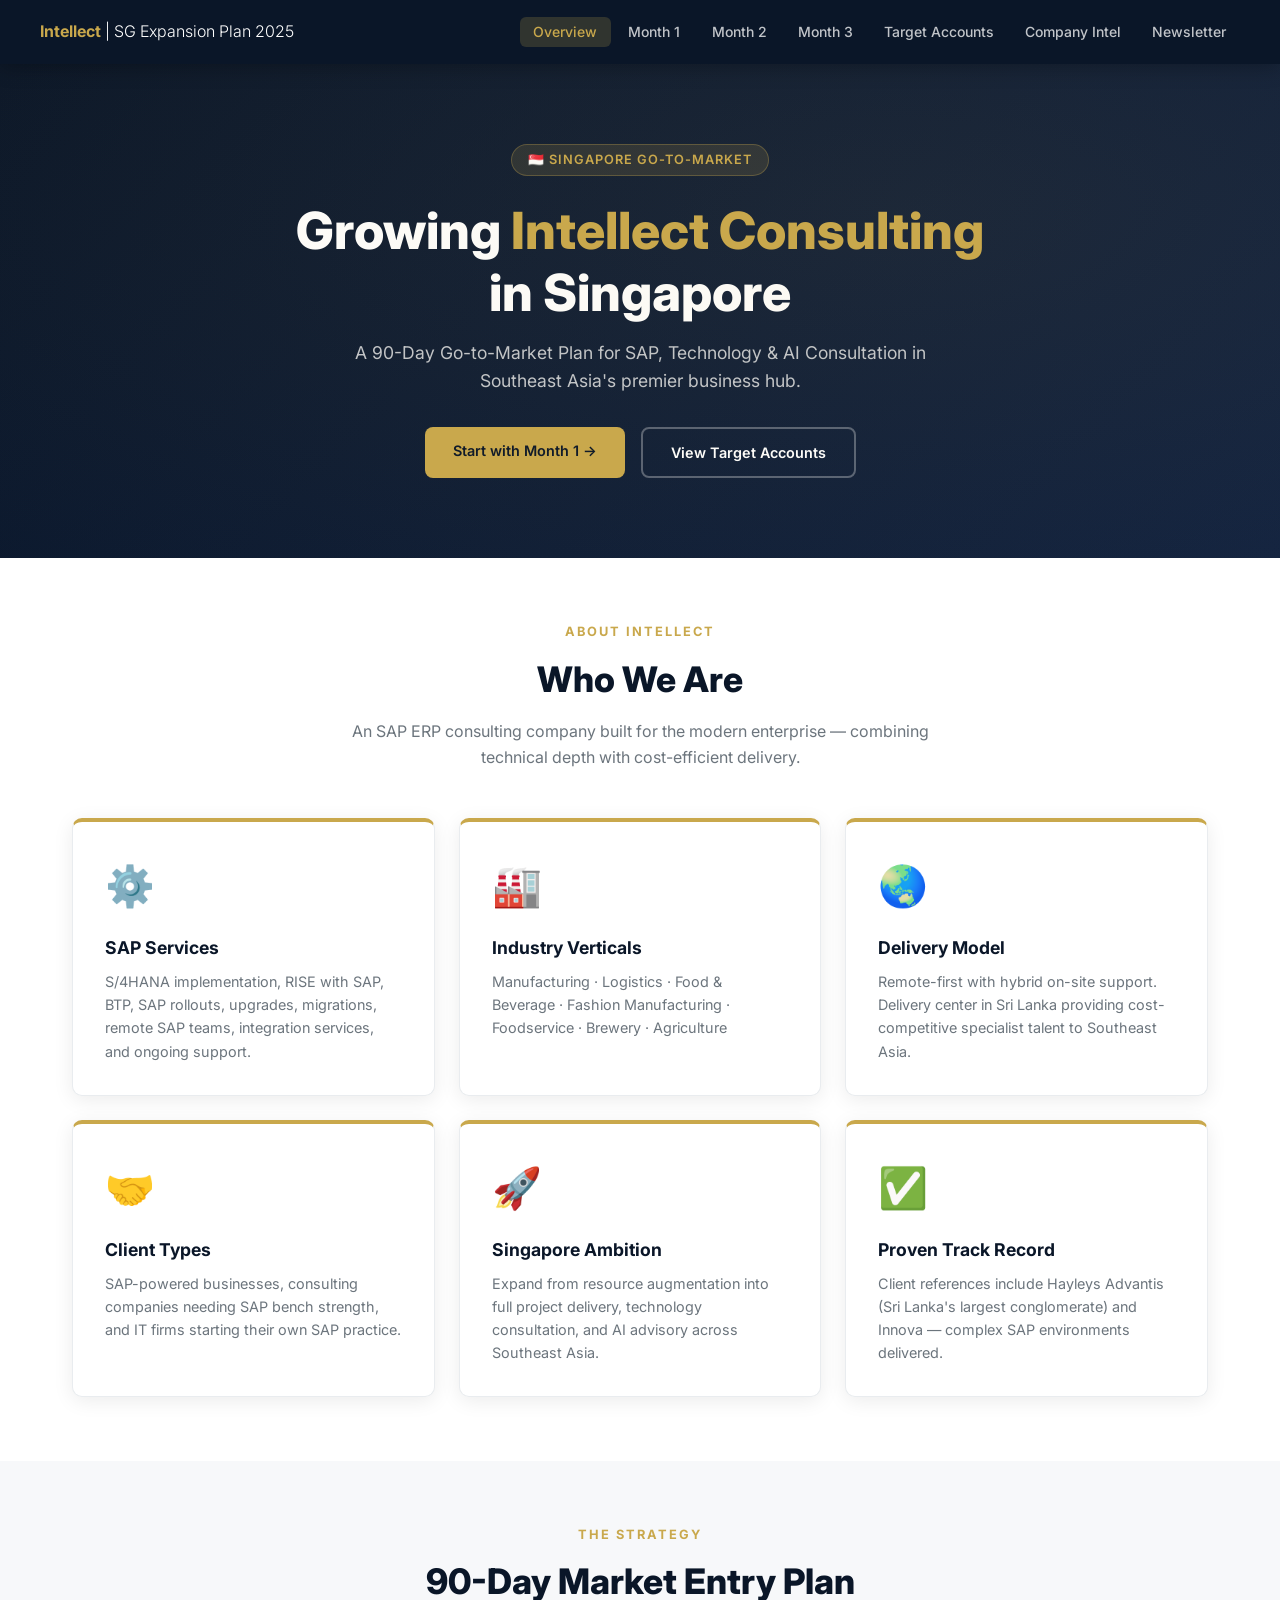
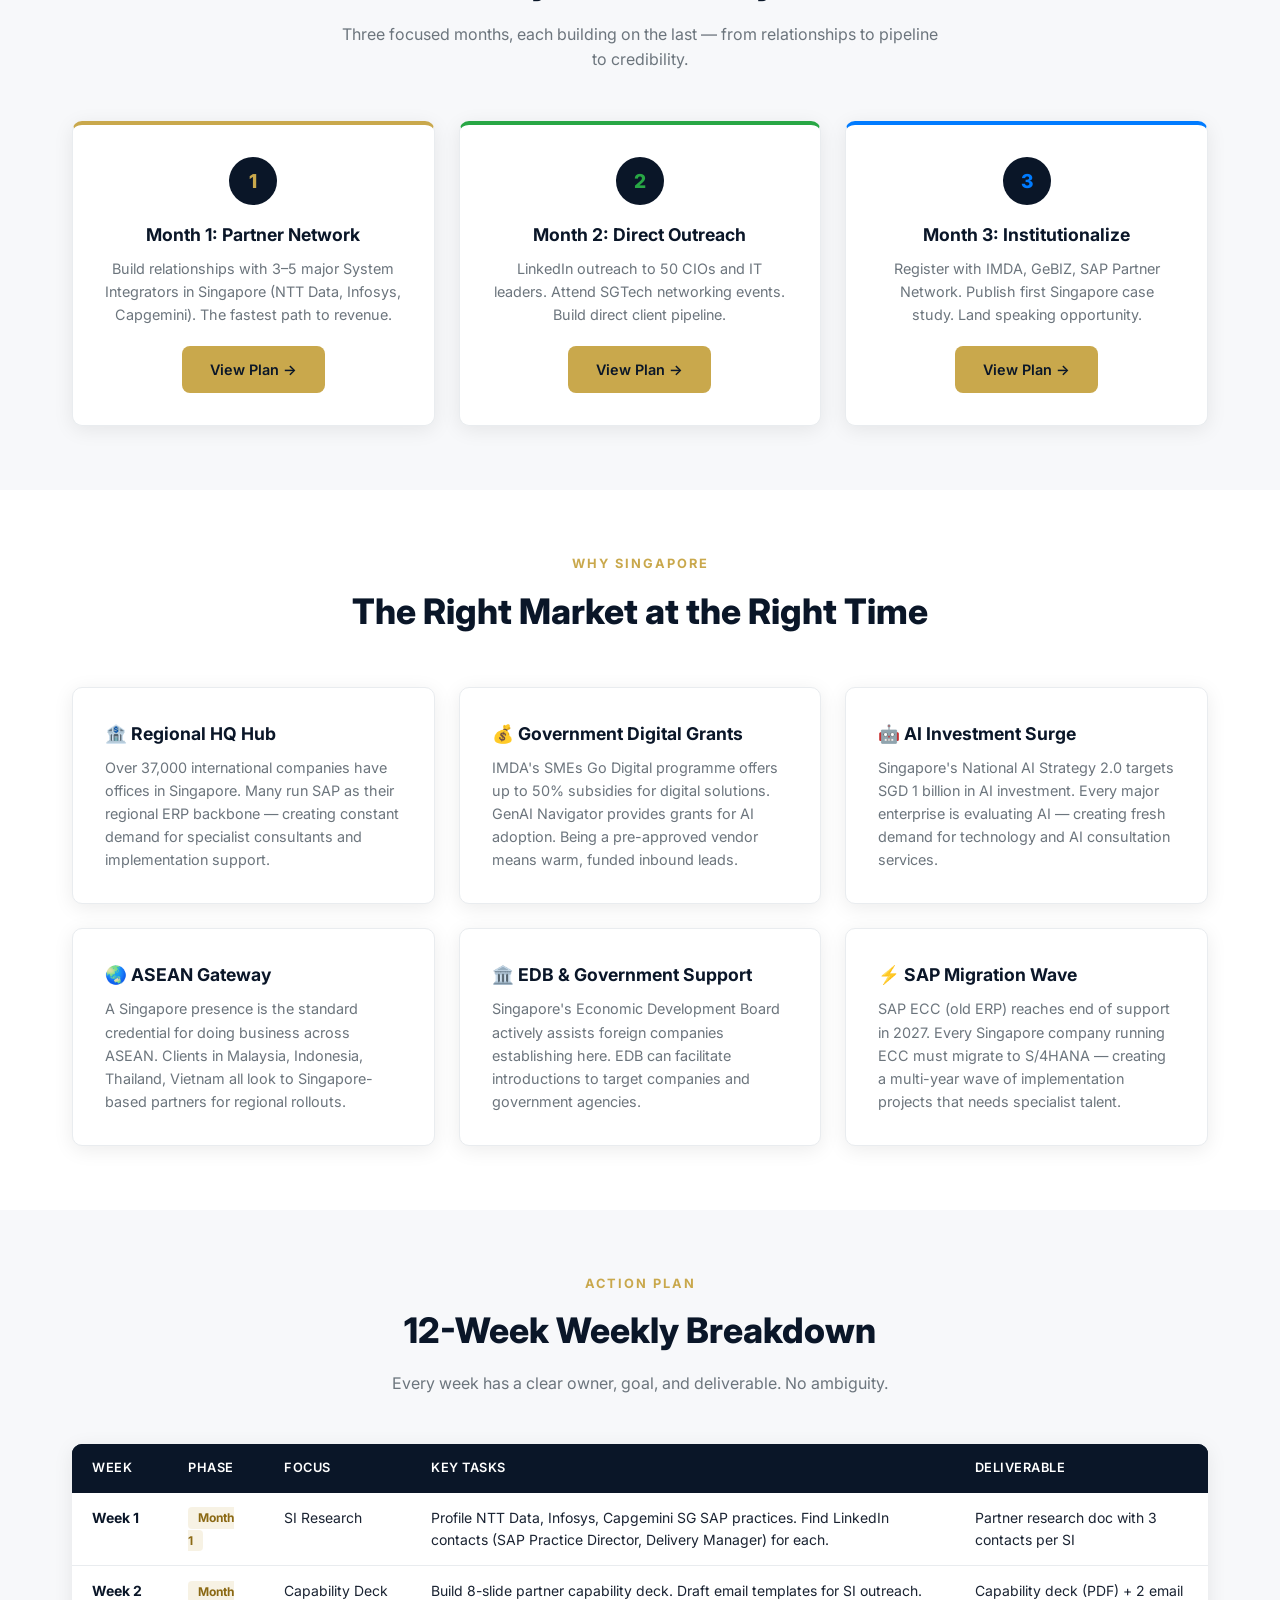
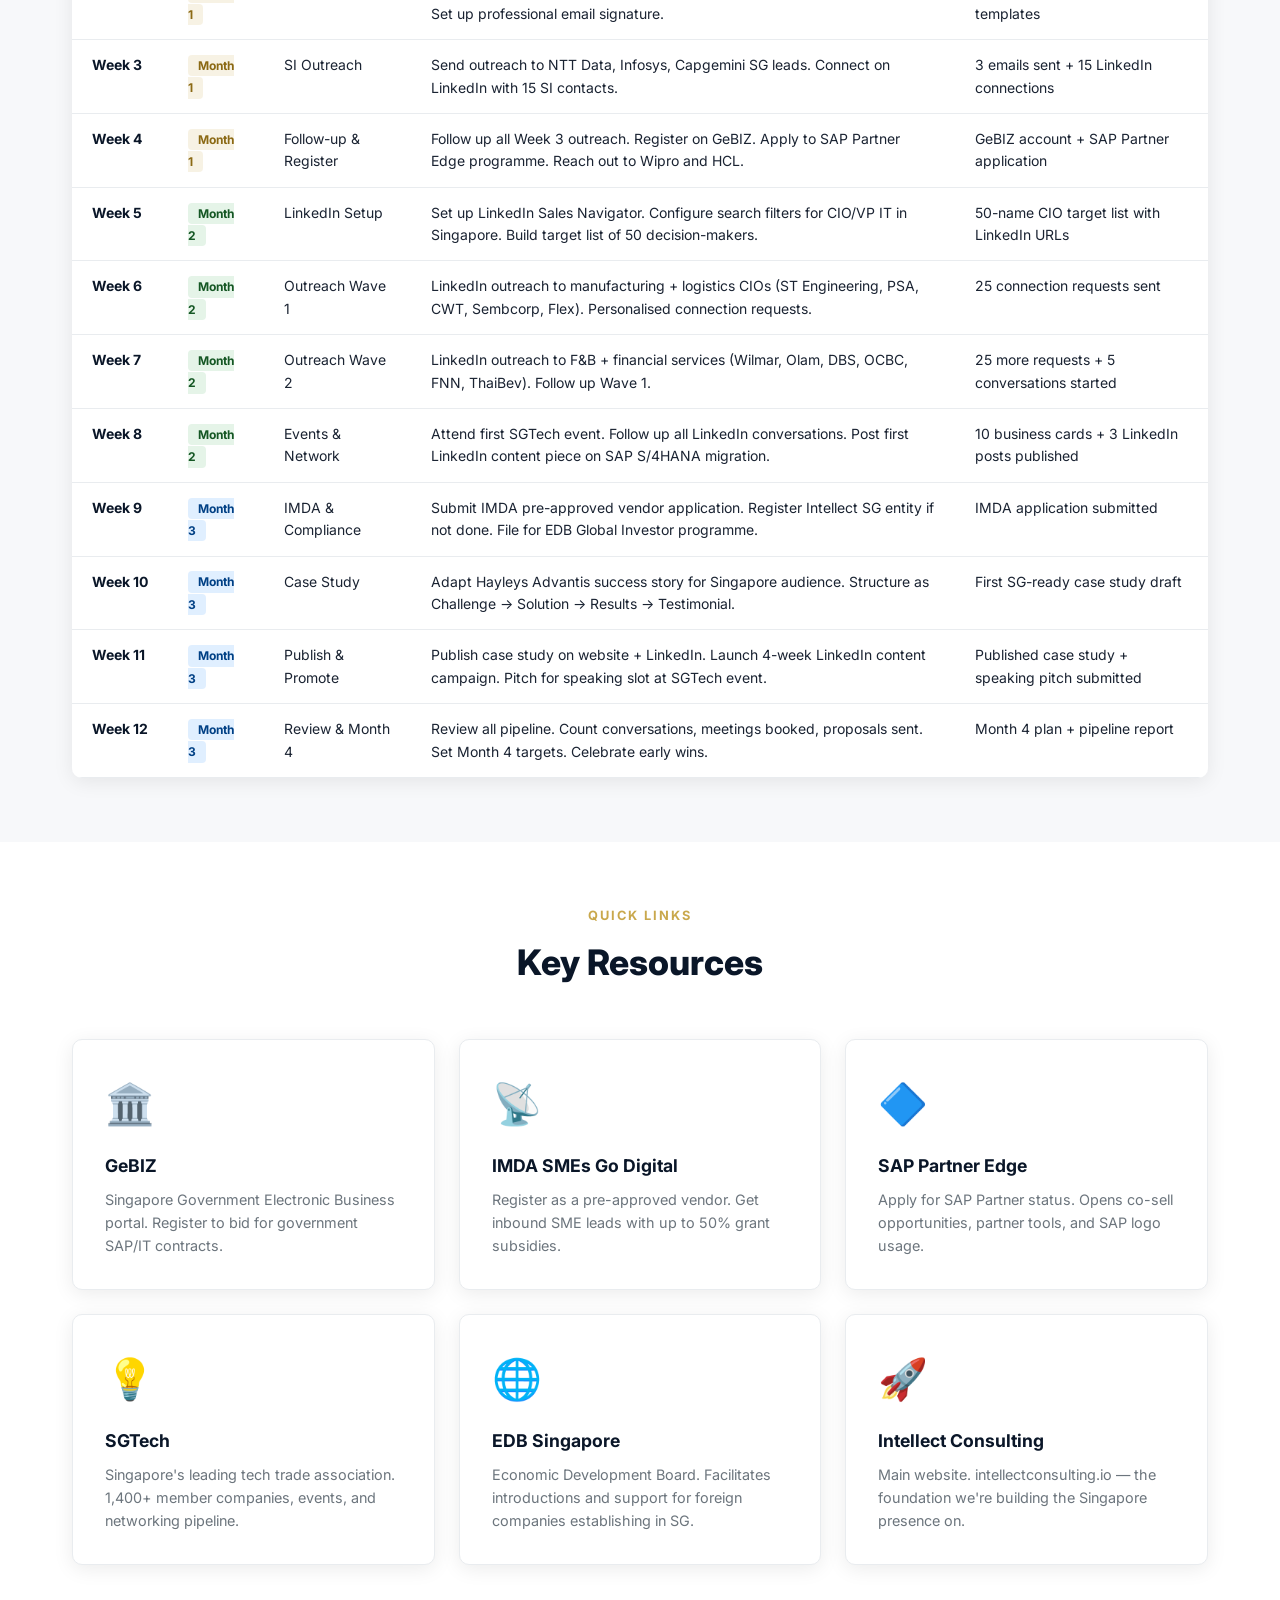
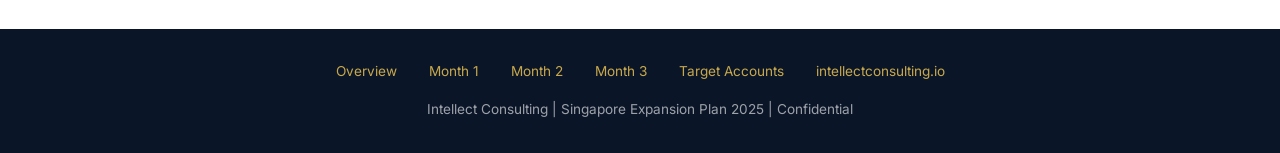
<file: index.html>
<!DOCTYPE html>
<html lang="en">
<head>
<meta charset="UTF-8">
<meta name="viewport" content="width=device-width, initial-scale=1.0">
<title>Intellect Consulting | Singapore Expansion Plan 2025</title>
<link rel="stylesheet" href="style.css">
</head>
<body>

<nav>
  <div class="nav-inner">
    <a class="nav-logo" href="index.html">Intellect <span>| SG Expansion Plan 2025</span></a>
    <ul class="nav-links" id="navLinks">
      <li><a href="index.html" class="active">Overview</a></li>
      <li><a href="month1.html">Month 1</a></li>
      <li><a href="month2.html">Month 2</a></li>
      <li><a href="month3.html">Month 3</a></li>
      <li><a href="targets.html">Target Accounts</a></li>
      <li><a href="companies/index.html">Company Intel</a></li>
      <li><a href="newsletter.html">Newsletter</a></li>
    </ul>
    <div class="hamburger" onclick="toggleNav()">☰</div>
  </div>
</nav>

<section class="hero">
  <div class="hero-badge">🇸🇬 Singapore Go-to-Market</div>
  <h1>Growing <span>Intellect Consulting</span><br>in Singapore</h1>
  <p>A 90-Day Go-to-Market Plan for SAP, Technology & AI Consultation in Southeast Asia's premier business hub.</p>
  <div class="hero-cta">
    <a href="month1.html" class="btn btn-gold">Start with Month 1 →</a>
    <a href="targets.html" class="btn btn-outline">View Target Accounts</a>
  </div>
</section>

<section class="section">
  <div class="container">
    <div class="section-header">
      <div class="label">About Intellect</div>
      <h2>Who We Are</h2>
      <p>An SAP ERP consulting company built for the modern enterprise — combining technical depth with cost-efficient delivery.</p>
    </div>
    <div class="cards-grid cards-3">
      <div class="card card-gold-top">
        <div class="card-icon">⚙️</div>
        <h3>SAP Services</h3>
        <p>S/4HANA implementation, RISE with SAP, BTP, SAP rollouts, upgrades, migrations, remote SAP teams, integration services, and ongoing support.</p>
      </div>
      <div class="card card-gold-top">
        <div class="card-icon">🏭</div>
        <h3>Industry Verticals</h3>
        <p>Manufacturing · Logistics · Food & Beverage · Fashion Manufacturing · Foodservice · Brewery · Agriculture</p>
      </div>
      <div class="card card-gold-top">
        <div class="card-icon">🌏</div>
        <h3>Delivery Model</h3>
        <p>Remote-first with hybrid on-site support. Delivery center in Sri Lanka providing cost-competitive specialist talent to Southeast Asia.</p>
      </div>
      <div class="card card-gold-top">
        <div class="card-icon">🤝</div>
        <h3>Client Types</h3>
        <p>SAP-powered businesses, consulting companies needing SAP bench strength, and IT firms starting their own SAP practice.</p>
      </div>
      <div class="card card-gold-top">
        <div class="card-icon">🚀</div>
        <h3>Singapore Ambition</h3>
        <p>Expand from resource augmentation into full project delivery, technology consultation, and AI advisory across Southeast Asia.</p>
      </div>
      <div class="card card-gold-top">
        <div class="card-icon">✅</div>
        <h3>Proven Track Record</h3>
        <p>Client references include Hayleys Advantis (Sri Lanka's largest conglomerate) and Innova — complex SAP environments delivered.</p>
      </div>
    </div>
  </div>
</section>

<section class="section section-alt">
  <div class="container">
    <div class="section-header">
      <div class="label">The Strategy</div>
      <h2>90-Day Market Entry Plan</h2>
      <p>Three focused months, each building on the last — from relationships to pipeline to credibility.</p>
    </div>
    <div class="cards-grid cards-3">
      <div class="card" style="border-top: 4px solid #C9A84C; text-align:center;">
        <div style="background:#0A1628;color:#C9A84C;width:48px;height:48px;border-radius:50%;display:flex;align-items:center;justify-content:center;font-weight:800;font-size:1.2rem;margin:0 auto 1rem;">1</div>
        <h3>Month 1: Partner Network</h3>
        <p>Build relationships with 3–5 major System Integrators in Singapore (NTT Data, Infosys, Capgemini). The fastest path to revenue.</p>
        <a href="month1.html" class="btn btn-gold" style="margin-top:1.25rem; display:inline-block;">View Plan →</a>
      </div>
      <div class="card" style="border-top: 4px solid #28a745; text-align:center;">
        <div style="background:#0A1628;color:#28a745;width:48px;height:48px;border-radius:50%;display:flex;align-items:center;justify-content:center;font-weight:800;font-size:1.2rem;margin:0 auto 1rem;">2</div>
        <h3>Month 2: Direct Outreach</h3>
        <p>LinkedIn outreach to 50 CIOs and IT leaders. Attend SGTech networking events. Build direct client pipeline.</p>
        <a href="month2.html" class="btn btn-gold" style="margin-top:1.25rem; display:inline-block;">View Plan →</a>
      </div>
      <div class="card" style="border-top: 4px solid #007bff; text-align:center;">
        <div style="background:#0A1628;color:#007bff;width:48px;height:48px;border-radius:50%;display:flex;align-items:center;justify-content:center;font-weight:800;font-size:1.2rem;margin:0 auto 1rem;">3</div>
        <h3>Month 3: Institutionalize</h3>
        <p>Register with IMDA, GeBIZ, SAP Partner Network. Publish first Singapore case study. Land speaking opportunity.</p>
        <a href="month3.html" class="btn btn-gold" style="margin-top:1.25rem; display:inline-block;">View Plan →</a>
      </div>
    </div>
  </div>
</section>

<section class="section">
  <div class="container">
    <div class="section-header">
      <div class="label">Why Singapore</div>
      <h2>The Right Market at the Right Time</h2>
    </div>
    <div class="cards-grid cards-2">
      <div class="card">
        <h3>🏦 Regional HQ Hub</h3>
        <p>Over 37,000 international companies have offices in Singapore. Many run SAP as their regional ERP backbone — creating constant demand for specialist consultants and implementation support.</p>
      </div>
      <div class="card">
        <h3>💰 Government Digital Grants</h3>
        <p>IMDA's SMEs Go Digital programme offers up to 50% subsidies for digital solutions. GenAI Navigator provides grants for AI adoption. Being a pre-approved vendor means warm, funded inbound leads.</p>
      </div>
      <div class="card">
        <h3>🤖 AI Investment Surge</h3>
        <p>Singapore's National AI Strategy 2.0 targets SGD 1 billion in AI investment. Every major enterprise is evaluating AI — creating fresh demand for technology and AI consultation services.</p>
      </div>
      <div class="card">
        <h3>🌏 ASEAN Gateway</h3>
        <p>A Singapore presence is the standard credential for doing business across ASEAN. Clients in Malaysia, Indonesia, Thailand, Vietnam all look to Singapore-based partners for regional rollouts.</p>
      </div>
      <div class="card">
        <h3>🏛️ EDB & Government Support</h3>
        <p>Singapore's Economic Development Board actively assists foreign companies establishing here. EDB can facilitate introductions to target companies and government agencies.</p>
      </div>
      <div class="card">
        <h3>⚡ SAP Migration Wave</h3>
        <p>SAP ECC (old ERP) reaches end of support in 2027. Every Singapore company running ECC must migrate to S/4HANA — creating a multi-year wave of implementation projects that needs specialist talent.</p>
      </div>
    </div>
  </div>
</section>

<section class="section section-alt">
  <div class="container">
    <div class="section-header">
      <div class="label">Action Plan</div>
      <h2>12-Week Weekly Breakdown</h2>
      <p>Every week has a clear owner, goal, and deliverable. No ambiguity.</p>
    </div>
    <div class="table-wrap">
      <table class="week-table">
        <thead>
          <tr>
            <th>Week</th>
            <th>Phase</th>
            <th>Focus</th>
            <th>Key Tasks</th>
            <th>Deliverable</th>
          </tr>
        </thead>
        <tbody>
          <tr>
            <td class="week-num">Week 1</td>
            <td><span class="week-month wm1">Month 1</span></td>
            <td>SI Research</td>
            <td>Profile NTT Data, Infosys, Capgemini SG SAP practices. Find LinkedIn contacts (SAP Practice Director, Delivery Manager) for each.</td>
            <td>Partner research doc with 3 contacts per SI</td>
          </tr>
          <tr>
            <td class="week-num">Week 2</td>
            <td><span class="week-month wm1">Month 1</span></td>
            <td>Capability Deck</td>
            <td>Build 8-slide partner capability deck. Draft email templates for SI outreach. Set up professional email signature.</td>
            <td>Capability deck (PDF) + 2 email templates</td>
          </tr>
          <tr>
            <td class="week-num">Week 3</td>
            <td><span class="week-month wm1">Month 1</span></td>
            <td>SI Outreach</td>
            <td>Send outreach to NTT Data, Infosys, Capgemini SG leads. Connect on LinkedIn with 15 SI contacts.</td>
            <td>3 emails sent + 15 LinkedIn connections</td>
          </tr>
          <tr>
            <td class="week-num">Week 4</td>
            <td><span class="week-month wm1">Month 1</span></td>
            <td>Follow-up & Register</td>
            <td>Follow up all Week 3 outreach. Register on GeBIZ. Apply to SAP Partner Edge programme. Reach out to Wipro and HCL.</td>
            <td>GeBIZ account + SAP Partner application</td>
          </tr>
          <tr>
            <td class="week-num">Week 5</td>
            <td><span class="week-month wm2">Month 2</span></td>
            <td>LinkedIn Setup</td>
            <td>Set up LinkedIn Sales Navigator. Configure search filters for CIO/VP IT in Singapore. Build target list of 50 decision-makers.</td>
            <td>50-name CIO target list with LinkedIn URLs</td>
          </tr>
          <tr>
            <td class="week-num">Week 6</td>
            <td><span class="week-month wm2">Month 2</span></td>
            <td>Outreach Wave 1</td>
            <td>LinkedIn outreach to manufacturing + logistics CIOs (ST Engineering, PSA, CWT, Sembcorp, Flex). Personalised connection requests.</td>
            <td>25 connection requests sent</td>
          </tr>
          <tr>
            <td class="week-num">Week 7</td>
            <td><span class="week-month wm2">Month 2</span></td>
            <td>Outreach Wave 2</td>
            <td>LinkedIn outreach to F&B + financial services (Wilmar, Olam, DBS, OCBC, FNN, ThaiBev). Follow up Wave 1.</td>
            <td>25 more requests + 5 conversations started</td>
          </tr>
          <tr>
            <td class="week-num">Week 8</td>
            <td><span class="week-month wm2">Month 2</span></td>
            <td>Events & Network</td>
            <td>Attend first SGTech event. Follow up all LinkedIn conversations. Post first LinkedIn content piece on SAP S/4HANA migration.</td>
            <td>10 business cards + 3 LinkedIn posts published</td>
          </tr>
          <tr>
            <td class="week-num">Week 9</td>
            <td><span class="week-month wm3">Month 3</span></td>
            <td>IMDA & Compliance</td>
            <td>Submit IMDA pre-approved vendor application. Register Intellect SG entity if not done. File for EDB Global Investor programme.</td>
            <td>IMDA application submitted</td>
          </tr>
          <tr>
            <td class="week-num">Week 10</td>
            <td><span class="week-month wm3">Month 3</span></td>
            <td>Case Study</td>
            <td>Adapt Hayleys Advantis success story for Singapore audience. Structure as Challenge → Solution → Results → Testimonial.</td>
            <td>First SG-ready case study draft</td>
          </tr>
          <tr>
            <td class="week-num">Week 11</td>
            <td><span class="week-month wm3">Month 3</span></td>
            <td>Publish & Promote</td>
            <td>Publish case study on website + LinkedIn. Launch 4-week LinkedIn content campaign. Pitch for speaking slot at SGTech event.</td>
            <td>Published case study + speaking pitch submitted</td>
          </tr>
          <tr>
            <td class="week-num">Week 12</td>
            <td><span class="week-month wm3">Month 3</span></td>
            <td>Review & Month 4</td>
            <td>Review all pipeline. Count conversations, meetings booked, proposals sent. Set Month 4 targets. Celebrate early wins.</td>
            <td>Month 4 plan + pipeline report</td>
          </tr>
        </tbody>
      </table>
    </div>
  </div>
</section>

<section class="section">
  <div class="container">
    <div class="section-header">
      <div class="label">Quick Links</div>
      <h2>Key Resources</h2>
    </div>
    <div class="cards-grid cards-3">
      <a href="https://www.gebiz.gov.sg" target="_blank" class="card" style="text-decoration:none;">
        <div class="card-icon">🏛️</div>
        <h3>GeBIZ</h3>
        <p>Singapore Government Electronic Business portal. Register to bid for government SAP/IT contracts.</p>
      </a>
      <a href="https://www.imda.gov.sg/how-we-can-help/smes-go-digital" target="_blank" class="card" style="text-decoration:none;">
        <div class="card-icon">📡</div>
        <h3>IMDA SMEs Go Digital</h3>
        <p>Register as a pre-approved vendor. Get inbound SME leads with up to 50% grant subsidies.</p>
      </a>
      <a href="https://partneredge.sap.com" target="_blank" class="card" style="text-decoration:none;">
        <div class="card-icon">🔷</div>
        <h3>SAP Partner Edge</h3>
        <p>Apply for SAP Partner status. Opens co-sell opportunities, partner tools, and SAP logo usage.</p>
      </a>
      <a href="https://www.sgtech.org.sg" target="_blank" class="card" style="text-decoration:none;">
        <div class="card-icon">💡</div>
        <h3>SGTech</h3>
        <p>Singapore's leading tech trade association. 1,400+ member companies, events, and networking pipeline.</p>
      </a>
      <a href="https://www.edb.gov.sg" target="_blank" class="card" style="text-decoration:none;">
        <div class="card-icon">🌐</div>
        <h3>EDB Singapore</h3>
        <p>Economic Development Board. Facilitates introductions and support for foreign companies establishing in SG.</p>
      </a>
      <a href="https://intellectconsulting.io" target="_blank" class="card" style="text-decoration:none;">
        <div class="card-icon">🚀</div>
        <h3>Intellect Consulting</h3>
        <p>Main website. intellectconsulting.io — the foundation we're building the Singapore presence on.</p>
      </a>
    </div>
  </div>
</section>

<footer>
  <div class="footer-links">
    <a href="index.html">Overview</a>
    <a href="month1.html">Month 1</a>
    <a href="month2.html">Month 2</a>
    <a href="month3.html">Month 3</a>
    <a href="targets.html">Target Accounts</a>
    <a href="https://intellectconsulting.io" target="_blank">intellectconsulting.io</a>
  </div>
  <p>Intellect Consulting | Singapore Expansion Plan 2025 | Confidential</p>
</footer>

<script>
function toggleNav() {
  document.getElementById('navLinks').classList.toggle('open');
}
</script>
</body>
</html>
</file>
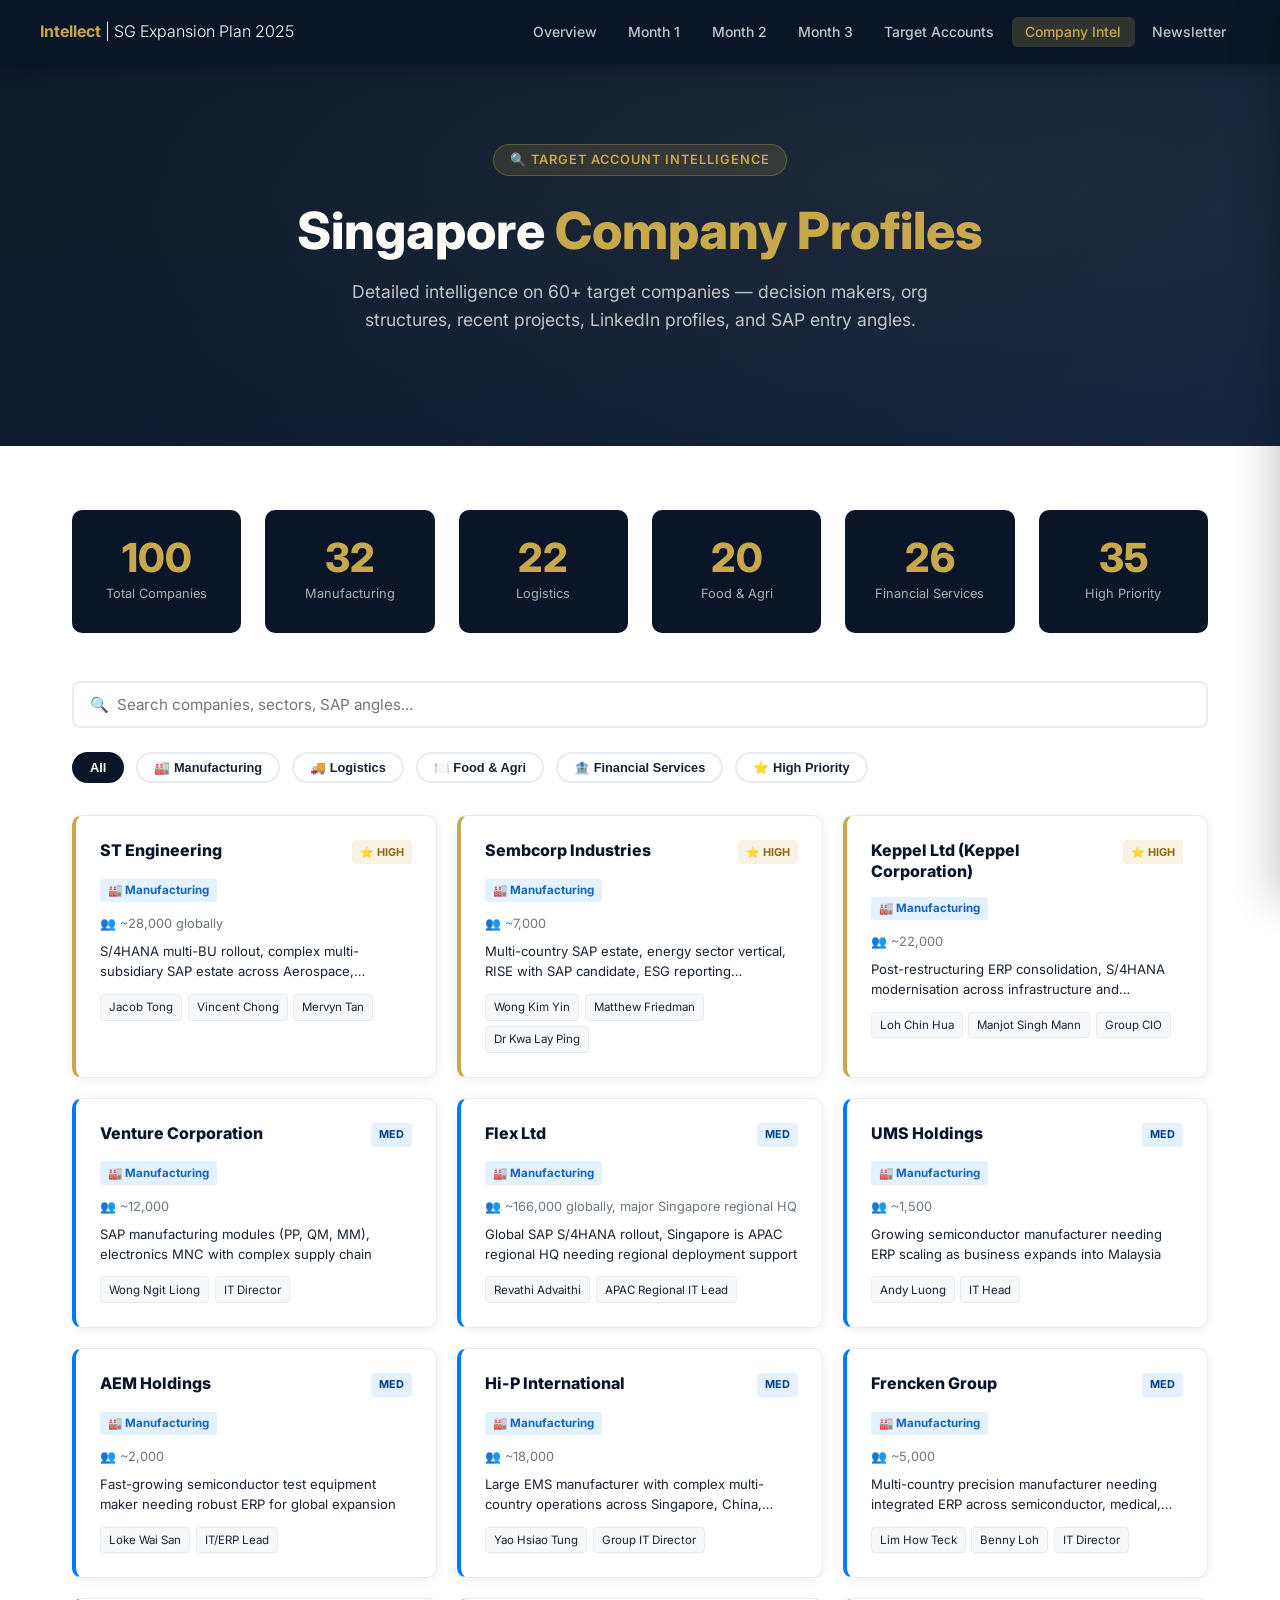
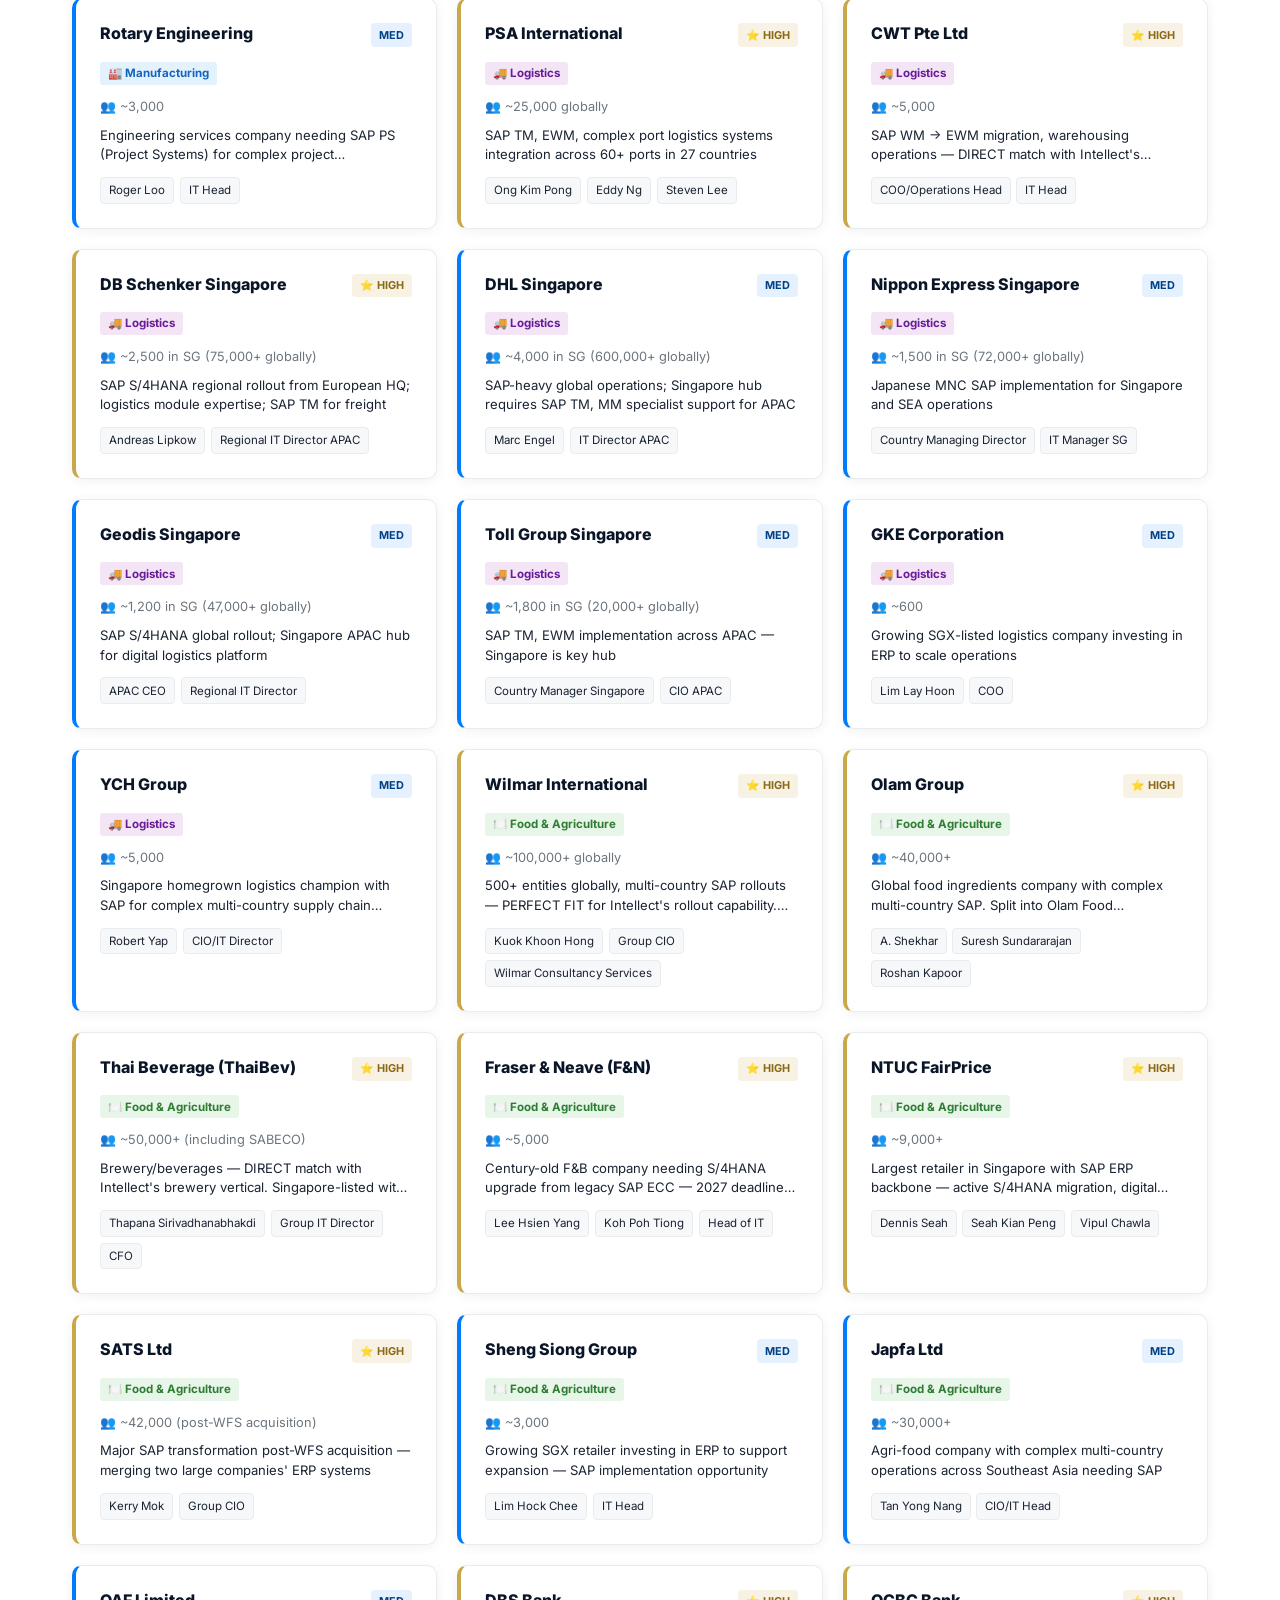
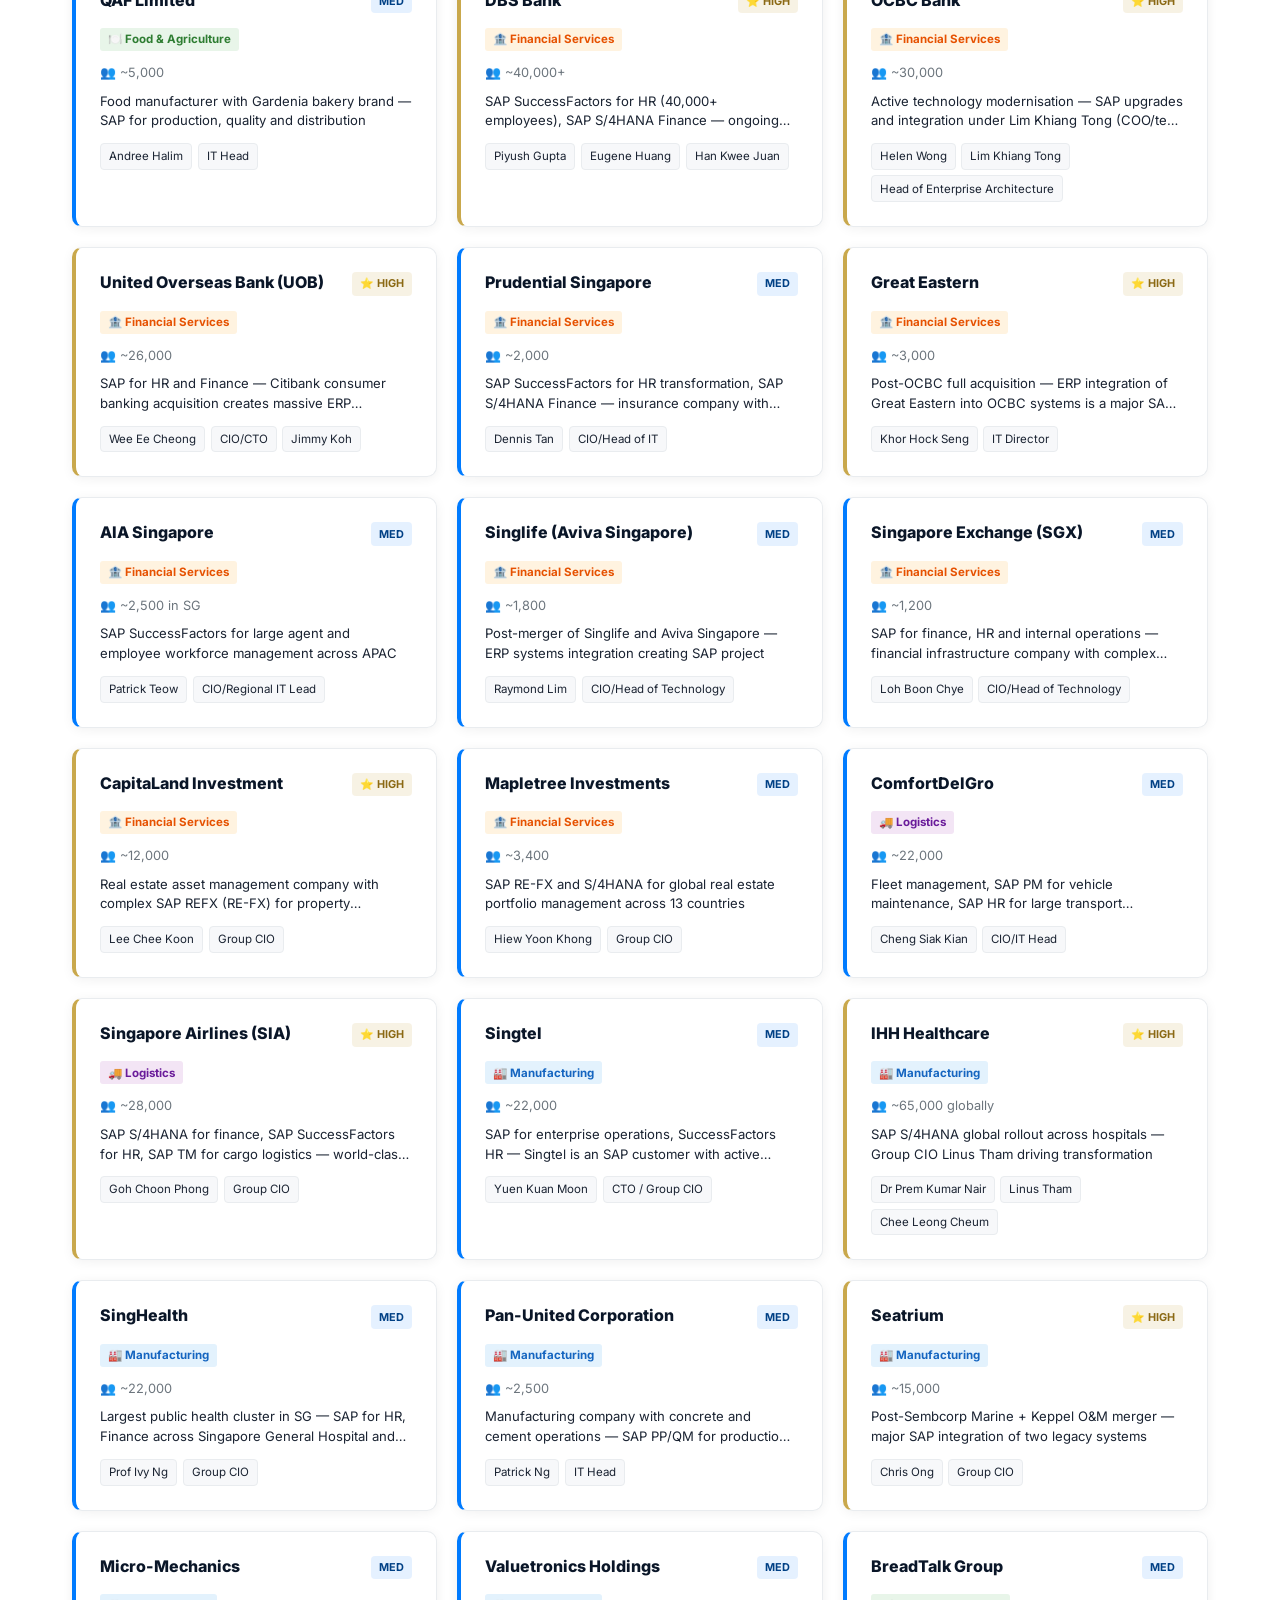
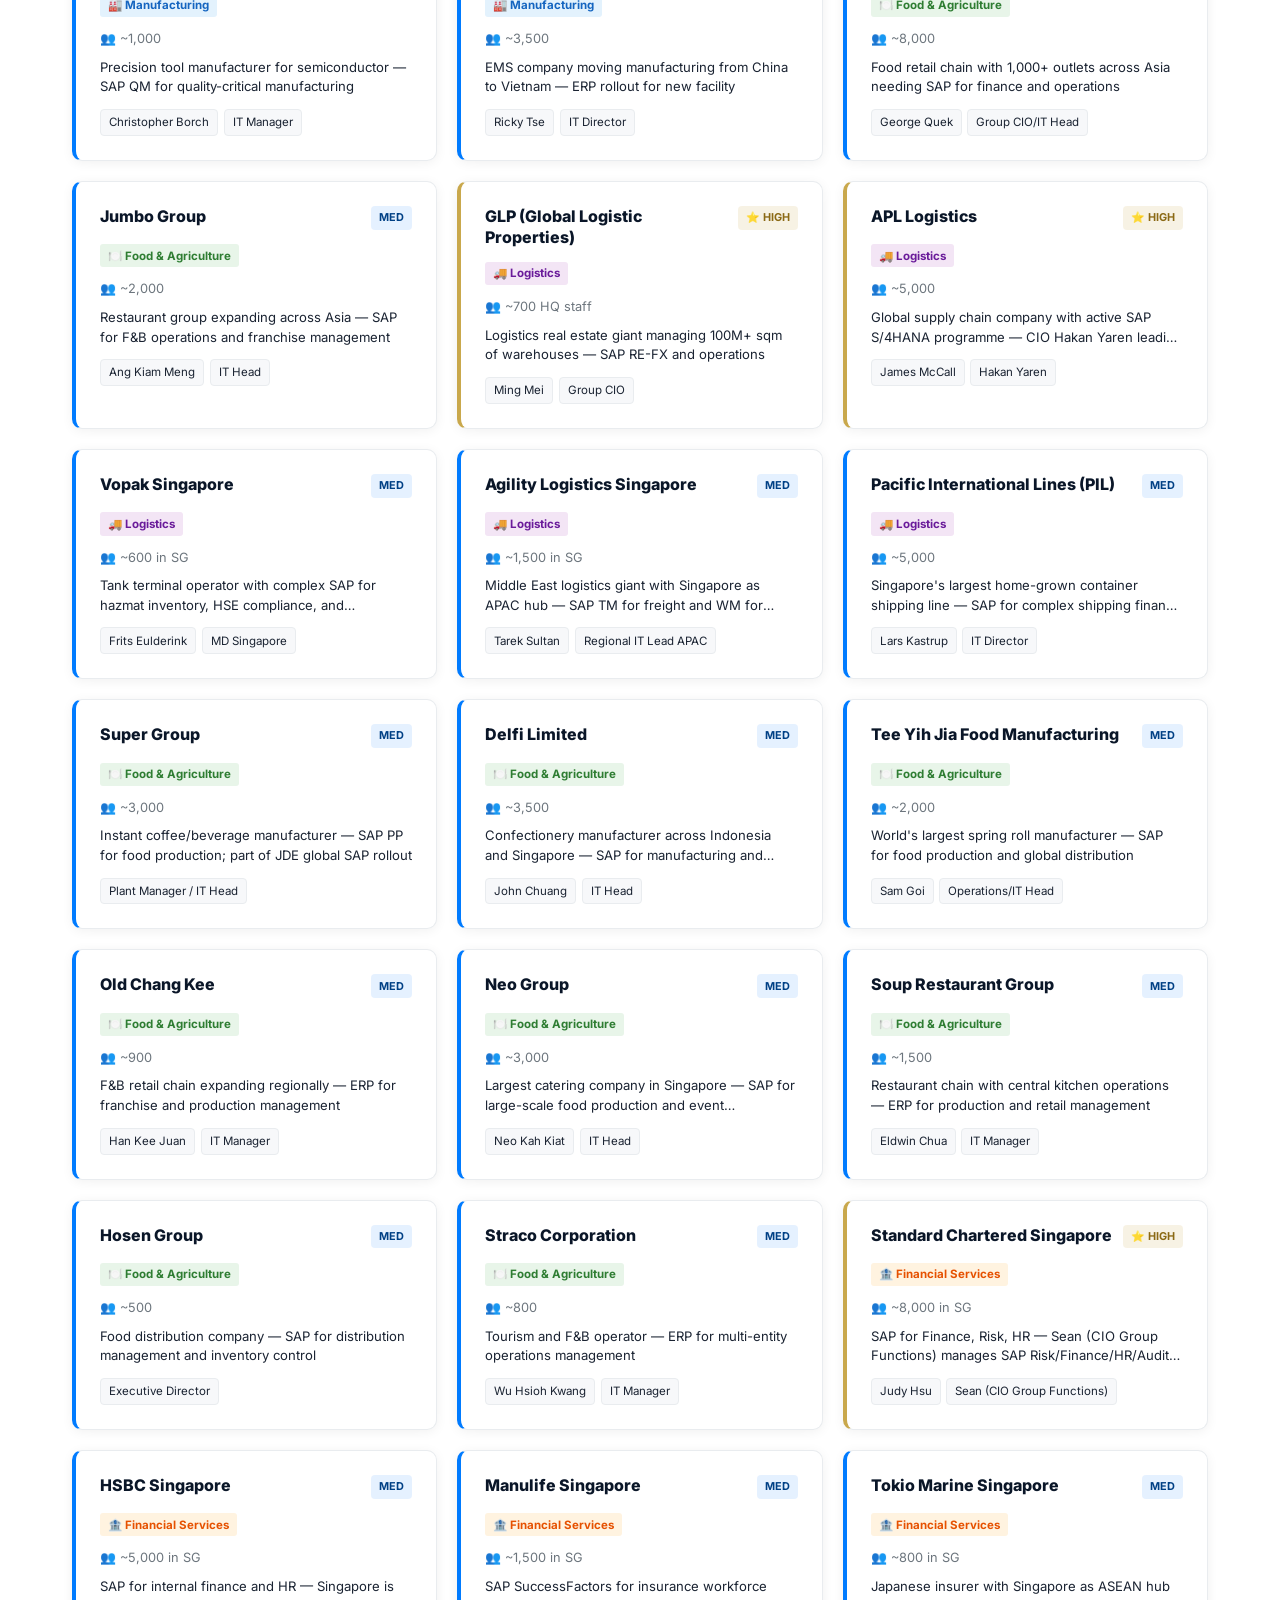
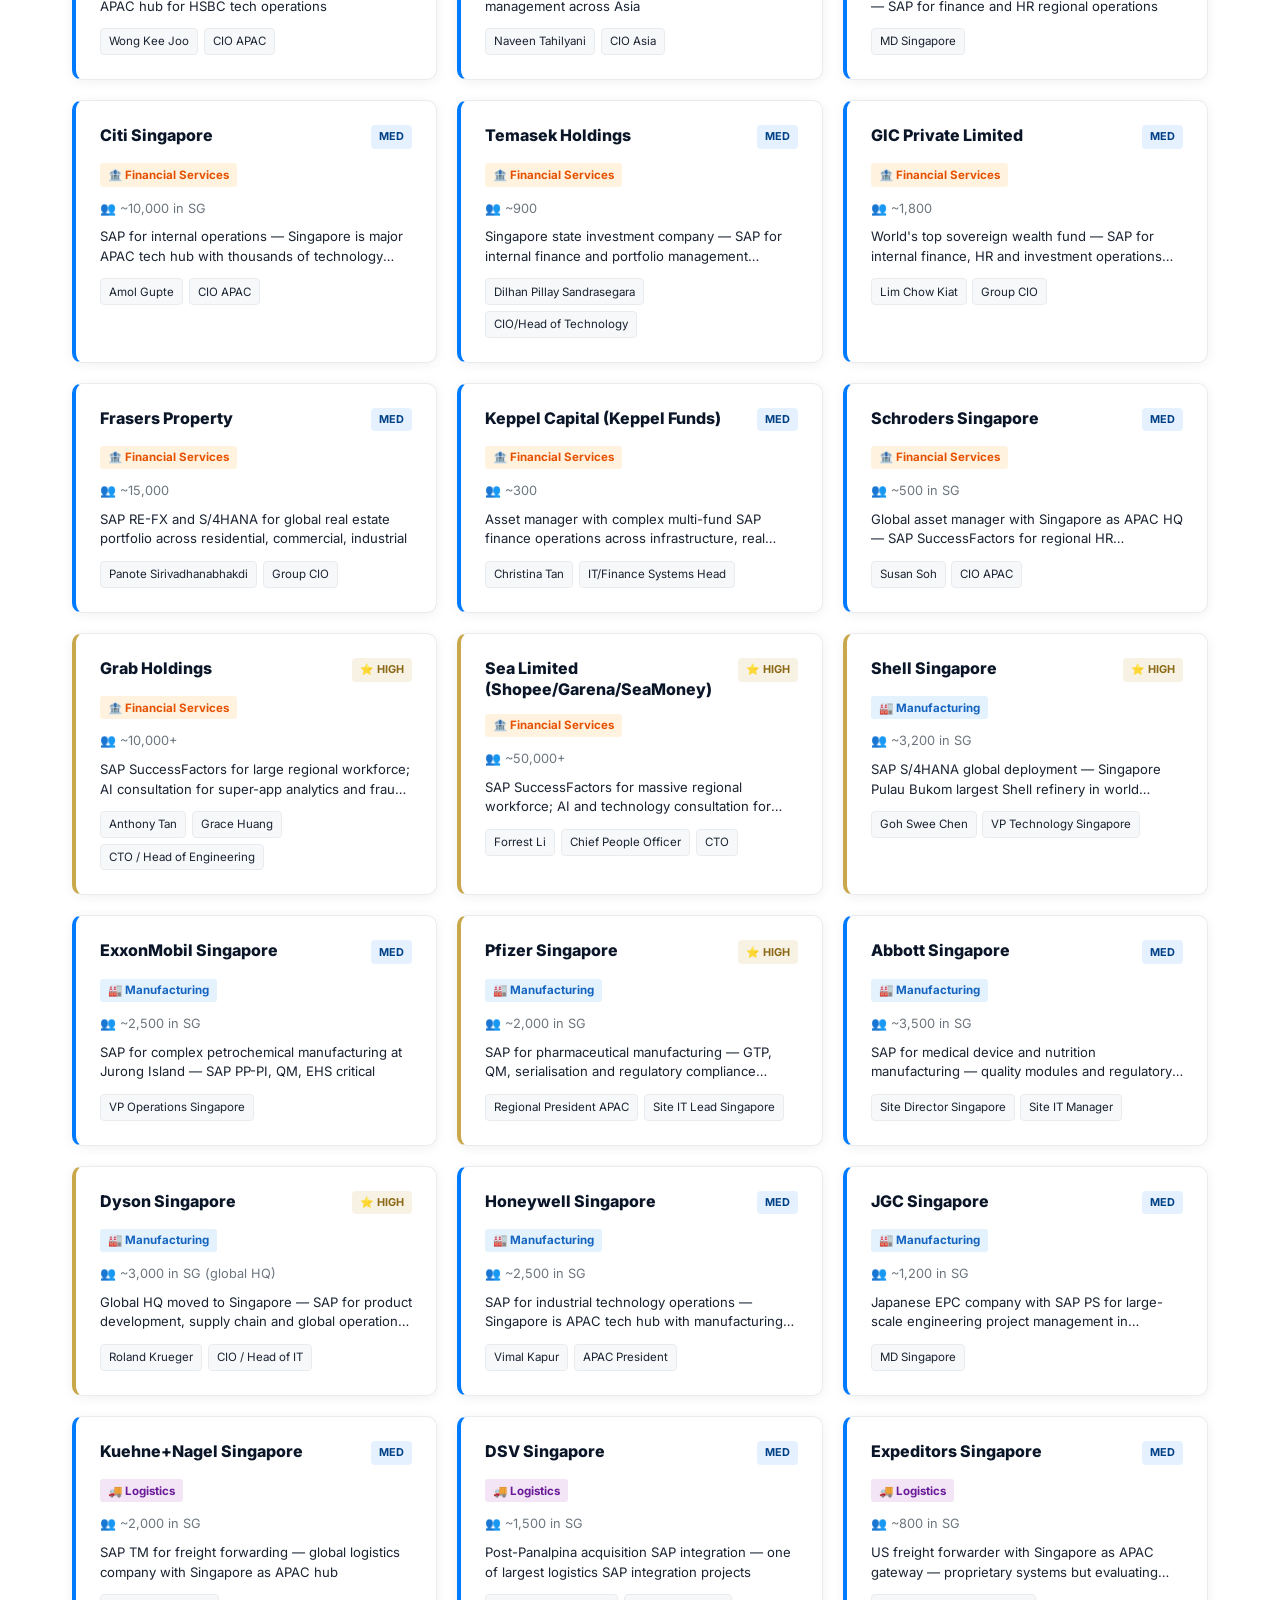
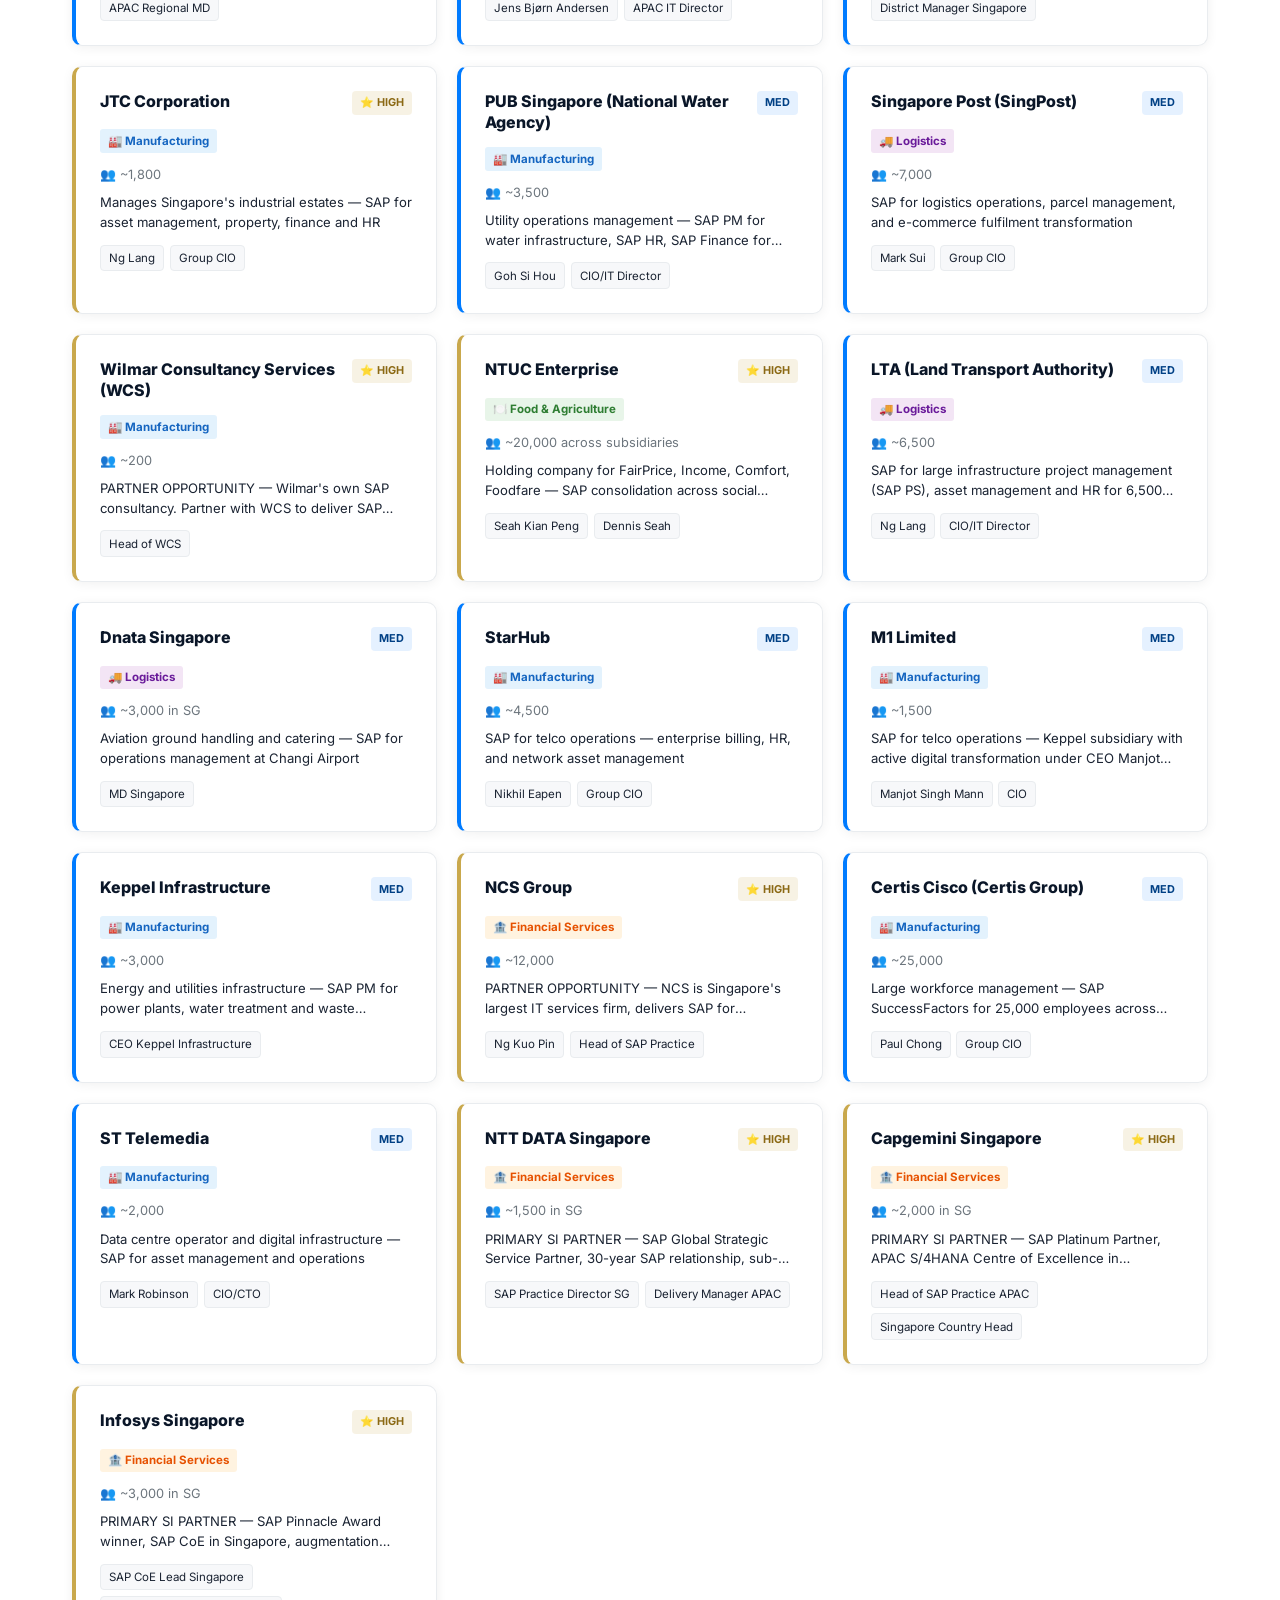
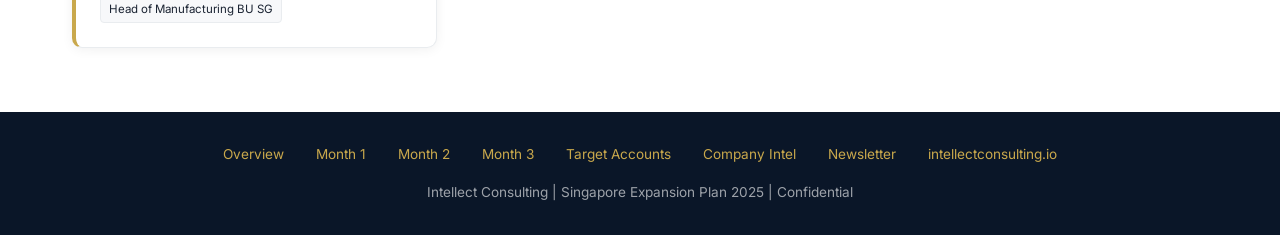
<file: companies/index.html>
<!DOCTYPE html>
<html lang="en">
<head>
<meta charset="UTF-8">
<meta name="viewport" content="width=device-width, initial-scale=1.0">
<title>Company Intelligence | Intellect SG Plan</title>
<link rel="stylesheet" href="../style.css">
<style>
.company-grid { display: grid; grid-template-columns: repeat(auto-fill, minmax(320px, 1fr)); gap: 1.25rem; }
.company-card {
  background: #fff; border-radius: 10px; padding: 1.5rem;
  border: 1px solid #e9ecef; box-shadow: 0 2px 12px rgba(0,0,0,0.06);
  cursor: pointer; transition: all 0.2s; position: relative;
  border-left: 4px solid #e9ecef;
}
.company-card:hover { box-shadow: 0 6px 24px rgba(0,0,0,0.12); transform: translateY(-2px); }
.company-card.priority-HIGH { border-left-color: #C9A84C; }
.company-card.priority-MED { border-left-color: #007bff; }
.card-top { display: flex; justify-content: space-between; align-items: flex-start; margin-bottom: 0.75rem; }
.card-name { font-weight: 800; font-size: 1rem; color: #0A1628; line-height: 1.3; flex: 1; margin-right: 0.5rem; }
.p-badge { font-size: 0.68rem; font-weight: 700; padding: 0.2rem 0.5rem; border-radius: 4px; white-space: nowrap; }
.p-badge.HIGH { background: rgba(201,168,76,0.15); color: #8b6914; }
.p-badge.MED { background: rgba(0,123,255,0.1); color: #004085; }
.sector-tag { font-size: 0.72rem; font-weight: 700; padding: 0.15rem 0.5rem; border-radius: 3px; margin-bottom: 0.75rem; display: inline-block; }
.s-mfg { background: #e3f2fd; color: #1565c0; }
.s-log { background: #f3e5f5; color: #6a1b9a; }
.s-fab { background: #e8f5e9; color: #2e7d32; }
.s-fin { background: #fff3e0; color: #e65100; }
.card-emp { font-size: 0.8rem; color: #6c757d; margin-bottom: 0.5rem; }
.card-sap { font-size: 0.82rem; color: #1a2332; line-height: 1.5; margin-bottom: 0.75rem; display: -webkit-box; -webkit-line-clamp: 2; -webkit-box-orient: vertical; overflow: hidden; }
.card-dms { display: flex; flex-wrap: wrap; gap: 0.35rem; }
.dm-chip { background: #f7f8fa; border: 1px solid #e9ecef; padding: 0.2rem 0.5rem; border-radius: 4px; font-size: 0.72rem; color: #1a2332; }

/* Slide Panel */
#panel-overlay { display: none; position: fixed; inset: 0; background: rgba(0,0,0,0.4); z-index: 200; }
#detail-panel {
  position: fixed; right: -520px; top: 0; bottom: 0; width: 520px;
  background: #fff; z-index: 201; overflow-y: auto;
  box-shadow: -8px 0 40px rgba(0,0,0,0.2);
  transition: right 0.3s ease;
  display: flex; flex-direction: column;
}
#detail-panel.open { right: 0; }
#panel-overlay.open { display: block; }
.panel-header {
  background: #0A1628; color: #fff; padding: 1.5rem;
  position: sticky; top: 0; z-index: 1;
}
.panel-close { float: right; background: none; border: none; color: #fff; font-size: 1.5rem; cursor: pointer; line-height: 1; }
.panel-company-name { font-size: 1.3rem; font-weight: 800; margin-bottom: 0.25rem; }
.panel-sector { display: inline-block; }
.panel-body { padding: 1.5rem; flex: 1; }
.panel-section { margin-bottom: 1.75rem; }
.panel-section-title { font-size: 0.75rem; font-weight: 700; letter-spacing: 1.5px; text-transform: uppercase; color: #C9A84C; margin-bottom: 0.75rem; border-bottom: 1px solid #e9ecef; padding-bottom: 0.4rem; }
.quick-stats { display: grid; grid-template-columns: 1fr 1fr; gap: 0.75rem; }
.qs-item { background: #f7f8fa; border-radius: 8px; padding: 0.75rem; }
.qs-label { font-size: 0.7rem; color: #6c757d; font-weight: 600; text-transform: uppercase; letter-spacing: 0.5px; }
.qs-value { font-size: 0.875rem; font-weight: 700; color: #0A1628; margin-top: 0.15rem; }
.dm-list { display: flex; flex-direction: column; gap: 0.75rem; }
.dm-item { background: #f7f8fa; border-radius: 8px; padding: 1rem; display: flex; justify-content: space-between; align-items: center; gap: 0.75rem; }
.dm-info h4 { font-size: 0.9rem; font-weight: 700; color: #0A1628; margin-bottom: 0.15rem; }
.dm-info p { font-size: 0.78rem; color: #6c757d; }
.li-btn { background: #0077B5; color: #fff; padding: 0.35rem 0.65rem; border-radius: 5px; font-size: 0.72rem; font-weight: 700; text-decoration: none; white-space: nowrap; flex-shrink: 0; }
.li-btn:hover { background: #005f91; }
.li-btn.dim { background: #adb5bd; }
.projects-list { list-style: none; }
.projects-list li { padding: 0.5rem 0 0.5rem 1.25rem; position: relative; font-size: 0.875rem; border-bottom: 1px solid #f0f0f0; }
.projects-list li:last-child { border-bottom: none; }
.projects-list li::before { content: '→'; position: absolute; left: 0; color: #C9A84C; font-weight: 700; }
.highlight-box { background: rgba(201,168,76,0.08); border-left: 4px solid #C9A84C; padding: 0.875rem 1rem; border-radius: 0 8px 8px 0; font-size: 0.875rem; color: #1a2332; line-height: 1.6; }
.entry-box { background: #0A1628; color: #fff; padding: 0.875rem 1rem; border-radius: 8px; font-size: 0.875rem; line-height: 1.6; }
.entry-box strong { color: #C9A84C; }
.panel-links { display: flex; gap: 0.75rem; flex-wrap: wrap; }
.panel-links a { padding: 0.5rem 1rem; border-radius: 6px; font-size: 0.82rem; font-weight: 600; text-decoration: none; }
.btn-web { background: #0A1628; color: #fff; }
.btn-li { background: #0077B5; color: #fff; }

.search-row { display: flex; gap: 1rem; margin-bottom: 1.5rem; flex-wrap: wrap; }
.search-box { flex: 1; min-width: 200px; padding: 0.75rem 1rem; border: 2px solid #e9ecef; border-radius: 8px; font-size: 0.95rem; font-family: inherit; outline: none; }
.search-box:focus { border-color: #C9A84C; }
.no-results { text-align: center; padding: 3rem; color: #6c757d; font-size: 1rem; }

@media (max-width: 768px) {
  #detail-panel { width: 100%; right: -100%; }
  .quick-stats { grid-template-columns: 1fr; }
}
</style>
</head>
<body>

<nav>
  <div class="nav-inner">
    <a class="nav-logo" href="../index.html">Intellect <span>| SG Expansion Plan 2025</span></a>
    <ul class="nav-links" id="navLinks">
      <li><a href="../index.html">Overview</a></li>
      <li><a href="../month1.html">Month 1</a></li>
      <li><a href="../month2.html">Month 2</a></li>
      <li><a href="../month3.html">Month 3</a></li>
      <li><a href="../targets.html">Target Accounts</a></li>
      <li><a href="index.html" class="active">Company Intel</a></li>
      <li><a href="../newsletter.html">Newsletter</a></li>
    </ul>
    <div class="hamburger" onclick="toggleNav()">☰</div>
  </div>
</nav>

<section class="hero">
  <div class="hero-badge">🔍 Target Account Intelligence</div>
  <h1>Singapore <span>Company Profiles</span></h1>
  <p>Detailed intelligence on 60+ target companies — decision makers, org structures, recent projects, LinkedIn profiles, and SAP entry angles.</p>
</section>

<section class="section">
  <div class="container">

    <div class="stats-grid" id="statsGrid">
      <div class="stat-card"><div class="num" id="totalCount">—</div><div class="lbl">Total Companies</div></div>
      <div class="stat-card"><div class="num" id="mfgCount">—</div><div class="lbl">Manufacturing</div></div>
      <div class="stat-card"><div class="num" id="logCount">—</div><div class="lbl">Logistics</div></div>
      <div class="stat-card"><div class="num" id="fabCount">—</div><div class="lbl">Food & Agri</div></div>
      <div class="stat-card"><div class="num" id="finCount">—</div><div class="lbl">Financial Services</div></div>
      <div class="stat-card"><div class="num" id="highCount">—</div><div class="lbl">High Priority</div></div>
    </div>

    <div class="search-row">
      <input class="search-box" id="searchBox" type="text" placeholder="🔍  Search companies, sectors, SAP angles..." oninput="filterCards()">
    </div>

    <div class="filter-bar" id="filterBar">
      <button class="filter-btn active" onclick="setFilter('all',this)">All</button>
      <button class="filter-btn" onclick="setFilter('Manufacturing',this)">🏭 Manufacturing</button>
      <button class="filter-btn" onclick="setFilter('Logistics',this)">🚚 Logistics</button>
      <button class="filter-btn" onclick="setFilter('Food & Agriculture',this)">🍽️ Food & Agri</button>
      <button class="filter-btn" onclick="setFilter('Financial Services',this)">🏦 Financial Services</button>
      <button class="filter-btn" onclick="setFilter('HIGH',this)">⭐ High Priority</button>
    </div>

    <div class="company-grid" id="companyGrid"></div>
    <div class="no-results" id="noResults" style="display:none;">No companies match your search. Try different keywords.</div>
  </div>
</section>

<!-- Detail Panel Overlay -->
<div id="panel-overlay" onclick="closePanel()"></div>

<!-- Detail Panel -->
<div id="detail-panel">
  <div class="panel-header">
    <button class="panel-close" onclick="closePanel()">✕</button>
    <div class="panel-company-name" id="p-name"></div>
    <span class="panel-sector" id="p-sector"></span>
    &nbsp;
    <span class="p-badge" id="p-priority"></span>
  </div>
  <div class="panel-body" id="panelBody"></div>
</div>

<footer>
  <div class="footer-links">
    <a href="../index.html">Overview</a>
    <a href="../month1.html">Month 1</a>
    <a href="../month2.html">Month 2</a>
    <a href="../month3.html">Month 3</a>
    <a href="../targets.html">Target Accounts</a>
    <a href="index.html">Company Intel</a>
    <a href="../newsletter.html">Newsletter</a>
    <a href="https://intellectconsulting.io" target="_blank">intellectconsulting.io</a>
  </div>
  <p>Intellect Consulting | Singapore Expansion Plan 2025 | Confidential</p>
</footer>

<script src="data.js"></script>
<script>
function toggleNav(){document.getElementById('navLinks').classList.toggle('open');}

let currentFilter = 'all';

function sectorClass(s) {
  if (s === 'Manufacturing') return 's-mfg';
  if (s === 'Logistics') return 's-log';
  if (s === 'Food & Agriculture') return 's-fab';
  return 's-fin';
}

function sectorEmoji(s) {
  if (s === 'Manufacturing') return '🏭';
  if (s === 'Logistics') return '🚚';
  if (s === 'Food & Agriculture') return '🍽️';
  return '🏦';
}

function buildCards() {
  const grid = document.getElementById('companyGrid');
  grid.innerHTML = '';
  const search = document.getElementById('searchBox').value.toLowerCase();
  let visible = 0;

  (window.COMPANIES || []).forEach(c => {
    const matchFilter = currentFilter === 'all' ||
      c.sector === currentFilter ||
      (currentFilter === 'HIGH' && c.priority === 'HIGH');
    const matchSearch = !search ||
      c.name.toLowerCase().includes(search) ||
      c.sector.toLowerCase().includes(search) ||
      (c.sapAngle||'').toLowerCase().includes(search) ||
      (c.subsector||'').toLowerCase().includes(search);

    if (!matchFilter || !matchSearch) return;
    visible++;

    const dms = (c.decisionMakers||[]).slice(0,3).map(d=>`<span class="dm-chip">${d.name}</span>`).join('');
    const card = document.createElement('div');
    card.className = `company-card priority-${c.priority}`;
    card.onclick = () => openPanel(c.id);
    card.innerHTML = `
      <div class="card-top">
        <div class="card-name">${c.name}</div>
        <span class="p-badge ${c.priority}">${c.priority === 'HIGH' ? '⭐ HIGH' : 'MED'}</span>
      </div>
      <span class="sector-tag ${sectorClass(c.sector)}">${sectorEmoji(c.sector)} ${c.sector}</span>
      <div class="card-emp">👥 ${c.employees}</div>
      <div class="card-sap">${c.sapAngle}</div>
      <div class="card-dms">${dms}</div>
    `;
    grid.appendChild(card);
  });

  document.getElementById('noResults').style.display = visible === 0 ? 'block' : 'none';
}

function filterCards() { buildCards(); }

function setFilter(f, btn) {
  currentFilter = f;
  document.querySelectorAll('.filter-btn').forEach(b => b.classList.remove('active'));
  btn.classList.add('active');
  buildCards();
}

function updateStats() {
  const all = window.COMPANIES || [];
  document.getElementById('totalCount').textContent = all.length;
  document.getElementById('mfgCount').textContent = all.filter(c=>c.sector==='Manufacturing').length;
  document.getElementById('logCount').textContent = all.filter(c=>c.sector==='Logistics').length;
  document.getElementById('fabCount').textContent = all.filter(c=>c.sector==='Food & Agriculture').length;
  document.getElementById('finCount').textContent = all.filter(c=>c.sector==='Financial Services').length;
  document.getElementById('highCount').textContent = all.filter(c=>c.priority==='HIGH').length;
}

function openPanel(id) {
  const c = (window.COMPANIES||[]).find(x=>x.id===id);
  if (!c) return;

  document.getElementById('p-name').textContent = c.name;
  document.getElementById('p-sector').innerHTML = `<span class="sector-tag ${sectorClass(c.sector)}" style="vertical-align:middle">${sectorEmoji(c.sector)} ${c.sector}</span>`;
  const pb = document.getElementById('p-priority');
  pb.textContent = c.priority === 'HIGH' ? '⭐ HIGH PRIORITY' : 'MED PRIORITY';
  pb.className = `p-badge ${c.priority}`;

  const dmsHtml = (c.decisionMakers||[]).map(d=>`
    <div class="dm-item">
      <div class="dm-info">
        <h4>${d.name}</h4>
        <p>${d.title}</p>
      </div>
      ${d.linkedin ? `<a href="${d.linkedin}" target="_blank" class="li-btn">LinkedIn →</a>` : '<span class="li-btn dim">Search</span>'}
    </div>`).join('');

  const projectsHtml = (c.recentProjects||[]).map(p=>`<li>${p}</li>`).join('');

  document.getElementById('panelBody').innerHTML = `
    <div class="panel-section">
      <div class="panel-section-title">Quick Stats</div>
      <div class="quick-stats">
        <div class="qs-item"><div class="qs-label">Employees</div><div class="qs-value">${c.employees||'—'}</div></div>
        <div class="qs-item"><div class="qs-label">Revenue</div><div class="qs-value">${c.revenue||'—'}</div></div>
        <div class="qs-item"><div class="qs-label">Listed</div><div class="qs-value">${c.listed||'—'}</div></div>
        <div class="qs-item"><div class="qs-label">Subsector</div><div class="qs-value">${c.subsector||'—'}</div></div>
      </div>
    </div>

    <div class="panel-section">
      <div class="panel-section-title">Decision Makers & IT Leadership</div>
      <div class="dm-list">${dmsHtml}</div>
    </div>

    <div class="panel-section">
      <div class="panel-section-title">SAP Opportunity</div>
      <div class="highlight-box">${c.sapAngle||'—'}</div>
    </div>

    <div class="panel-section">
      <div class="panel-section-title">Recent Projects & Initiatives</div>
      <ul class="projects-list">${projectsHtml}</ul>
    </div>

    <div class="panel-section">
      <div class="panel-section-title">Why Approach Now</div>
      <div class="highlight-box">${c.whyApproach||'—'}</div>
    </div>

    <div class="panel-section">
      <div class="panel-section-title">Intellect Entry Angle</div>
      <div class="entry-box"><strong>How to pitch:</strong> ${c.entryAngle||'—'}</div>
    </div>

    <div class="panel-section">
      <div class="panel-section-title">Links</div>
      <div class="panel-links">
        ${c.website ? `<a href="${c.website}" target="_blank" class="panel-links btn-web">🌐 Website</a>` : ''}
        ${c.linkedin ? `<a href="${c.linkedin}" target="_blank" class="panel-links btn-li">💼 LinkedIn</a>` : ''}
      </div>
    </div>
  `;

  document.getElementById('detail-panel').classList.add('open');
  document.getElementById('panel-overlay').classList.add('open');
  history.replaceState(null, '', '#'+id);
}

function closePanel() {
  document.getElementById('detail-panel').classList.remove('open');
  document.getElementById('panel-overlay').classList.remove('open');
  history.replaceState(null, '', window.location.pathname);
}

window.onload = () => {
  updateStats();
  buildCards();
  const hash = window.location.hash.replace('#','');
  if (hash) openPanel(hash);
};
</script>
</body>
</html>
</file>
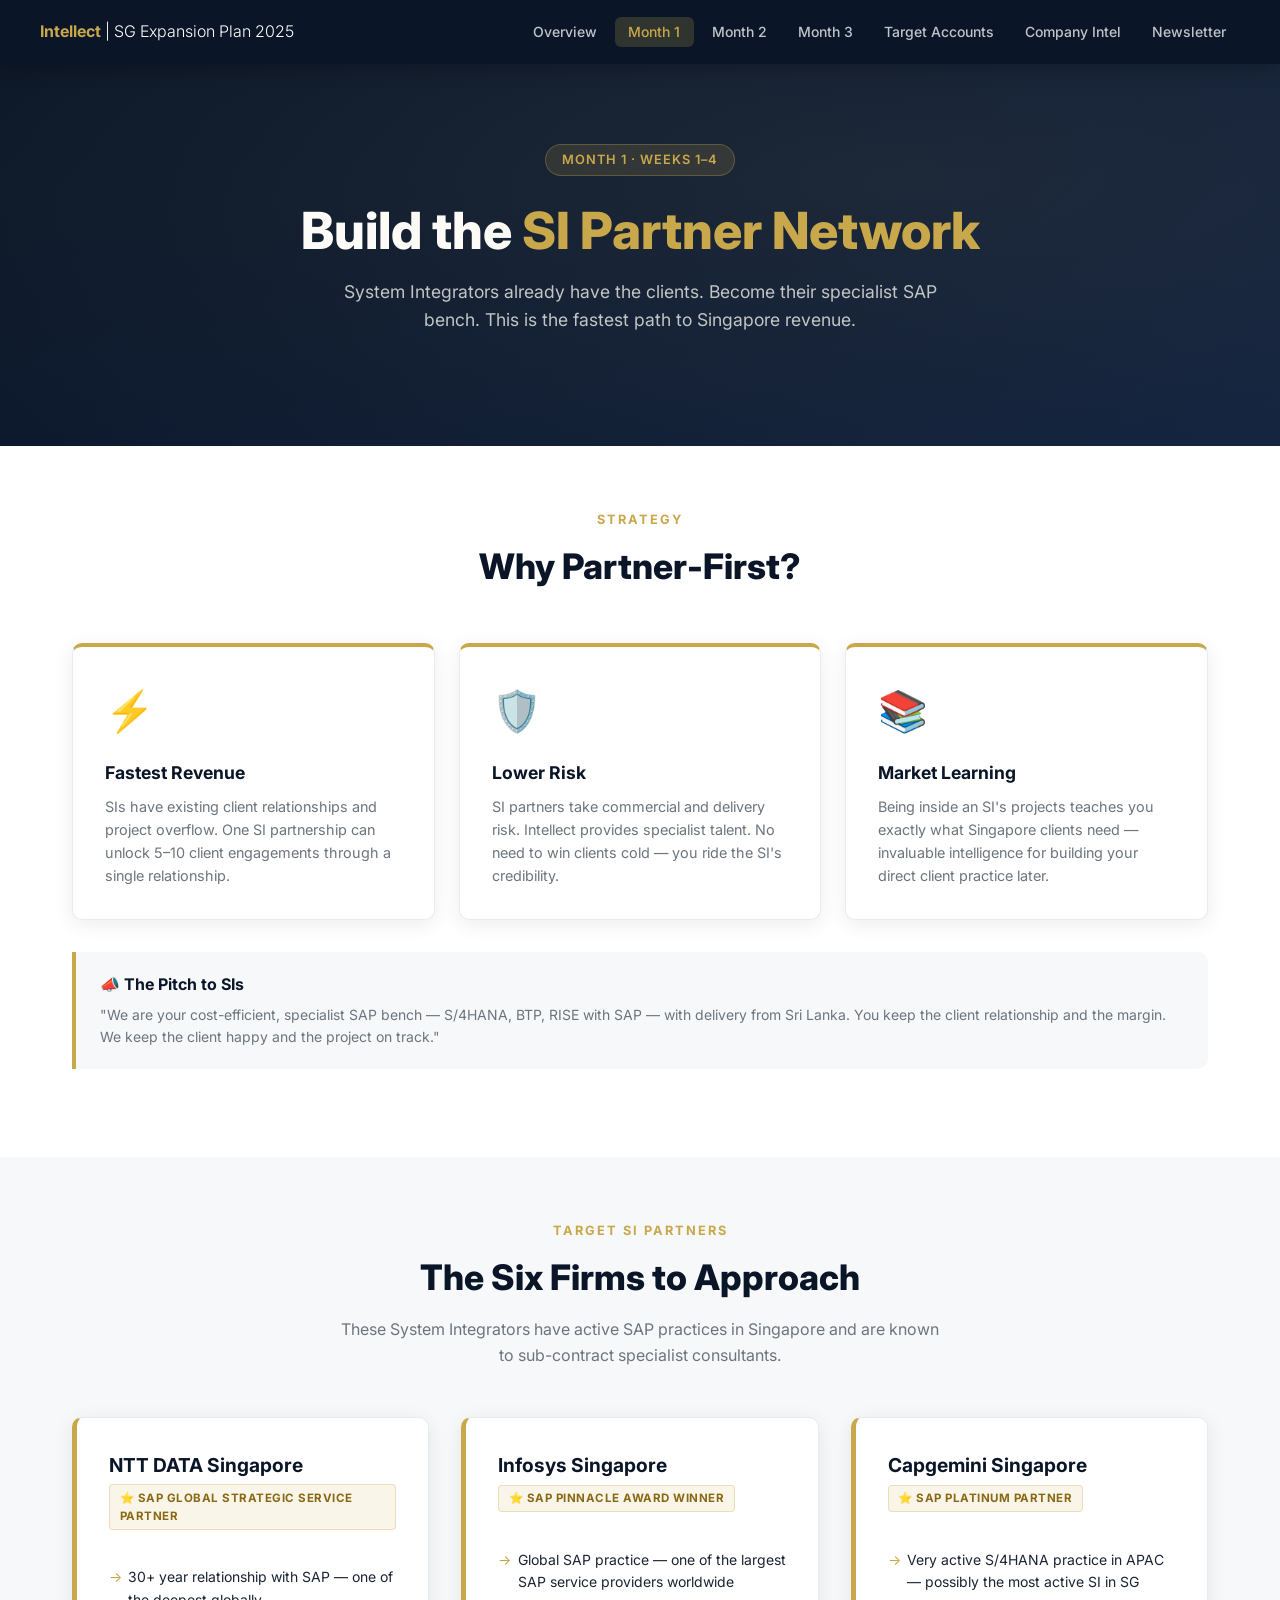
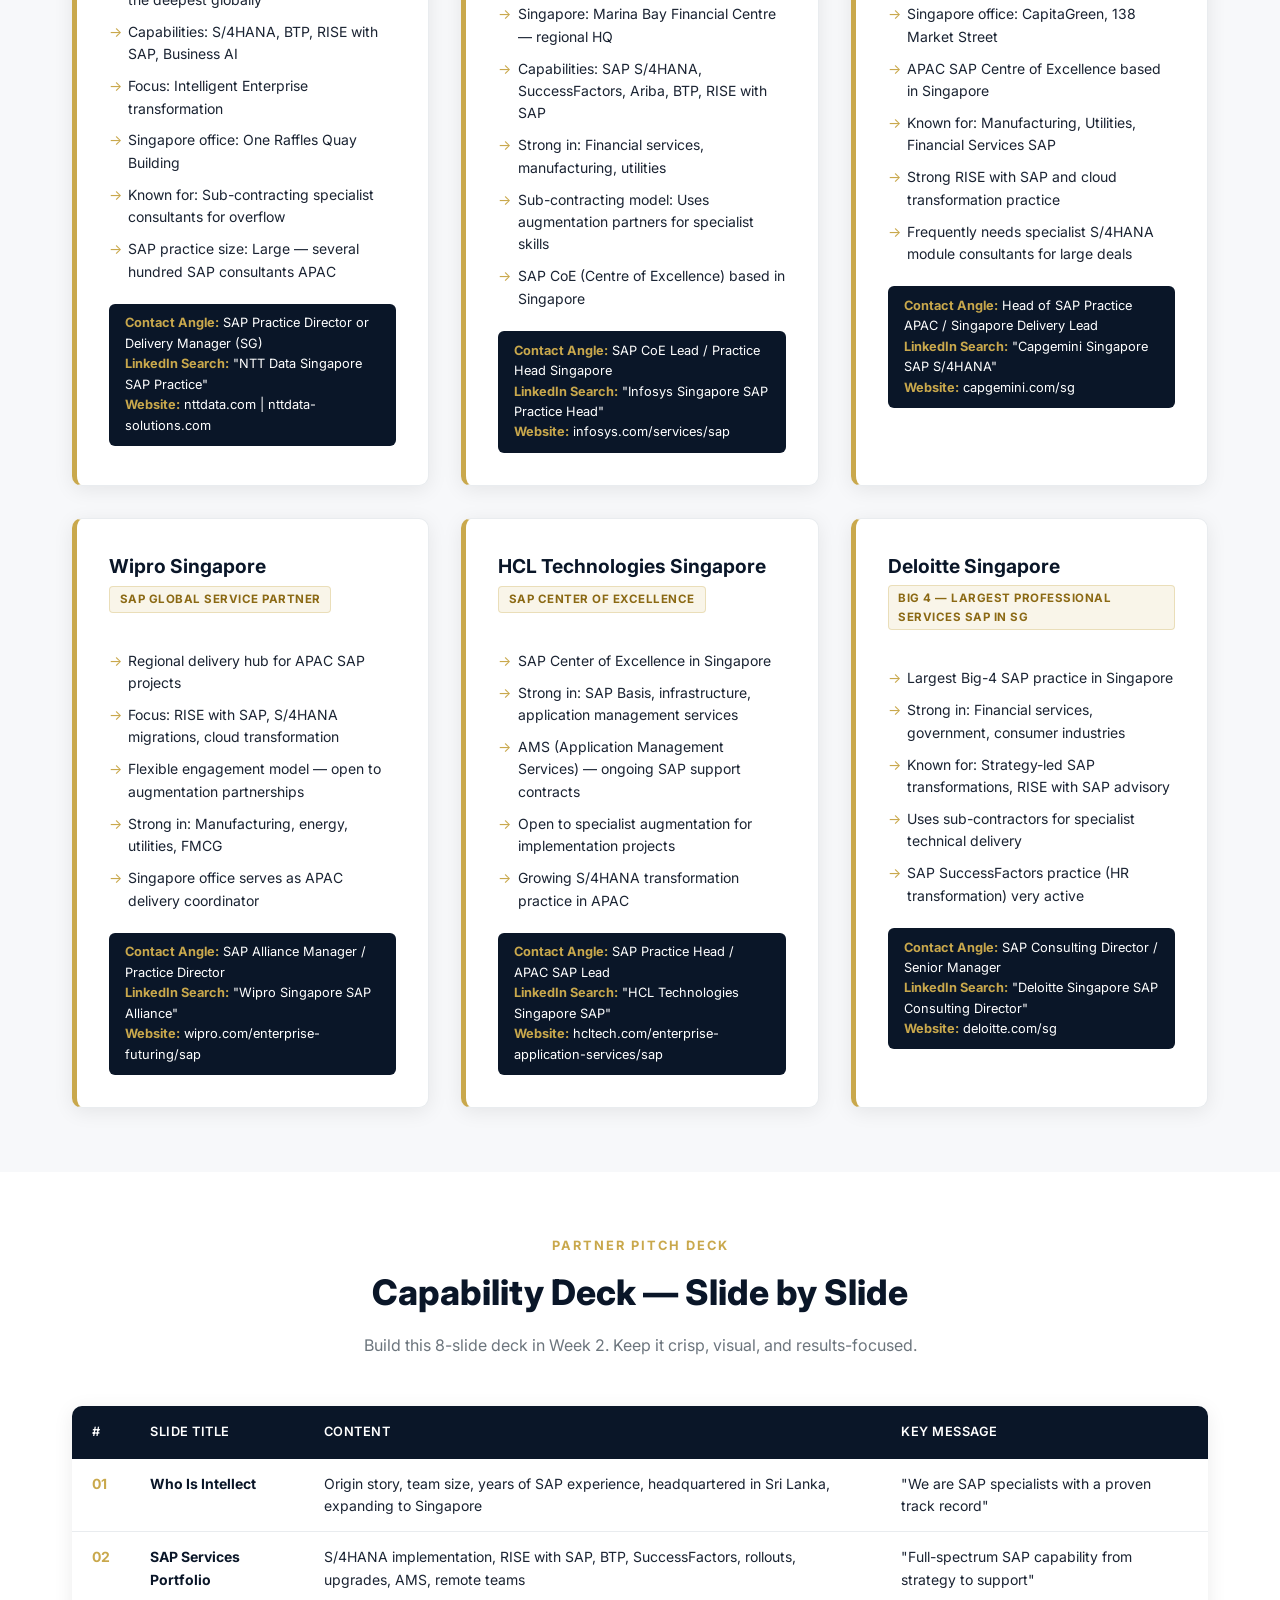
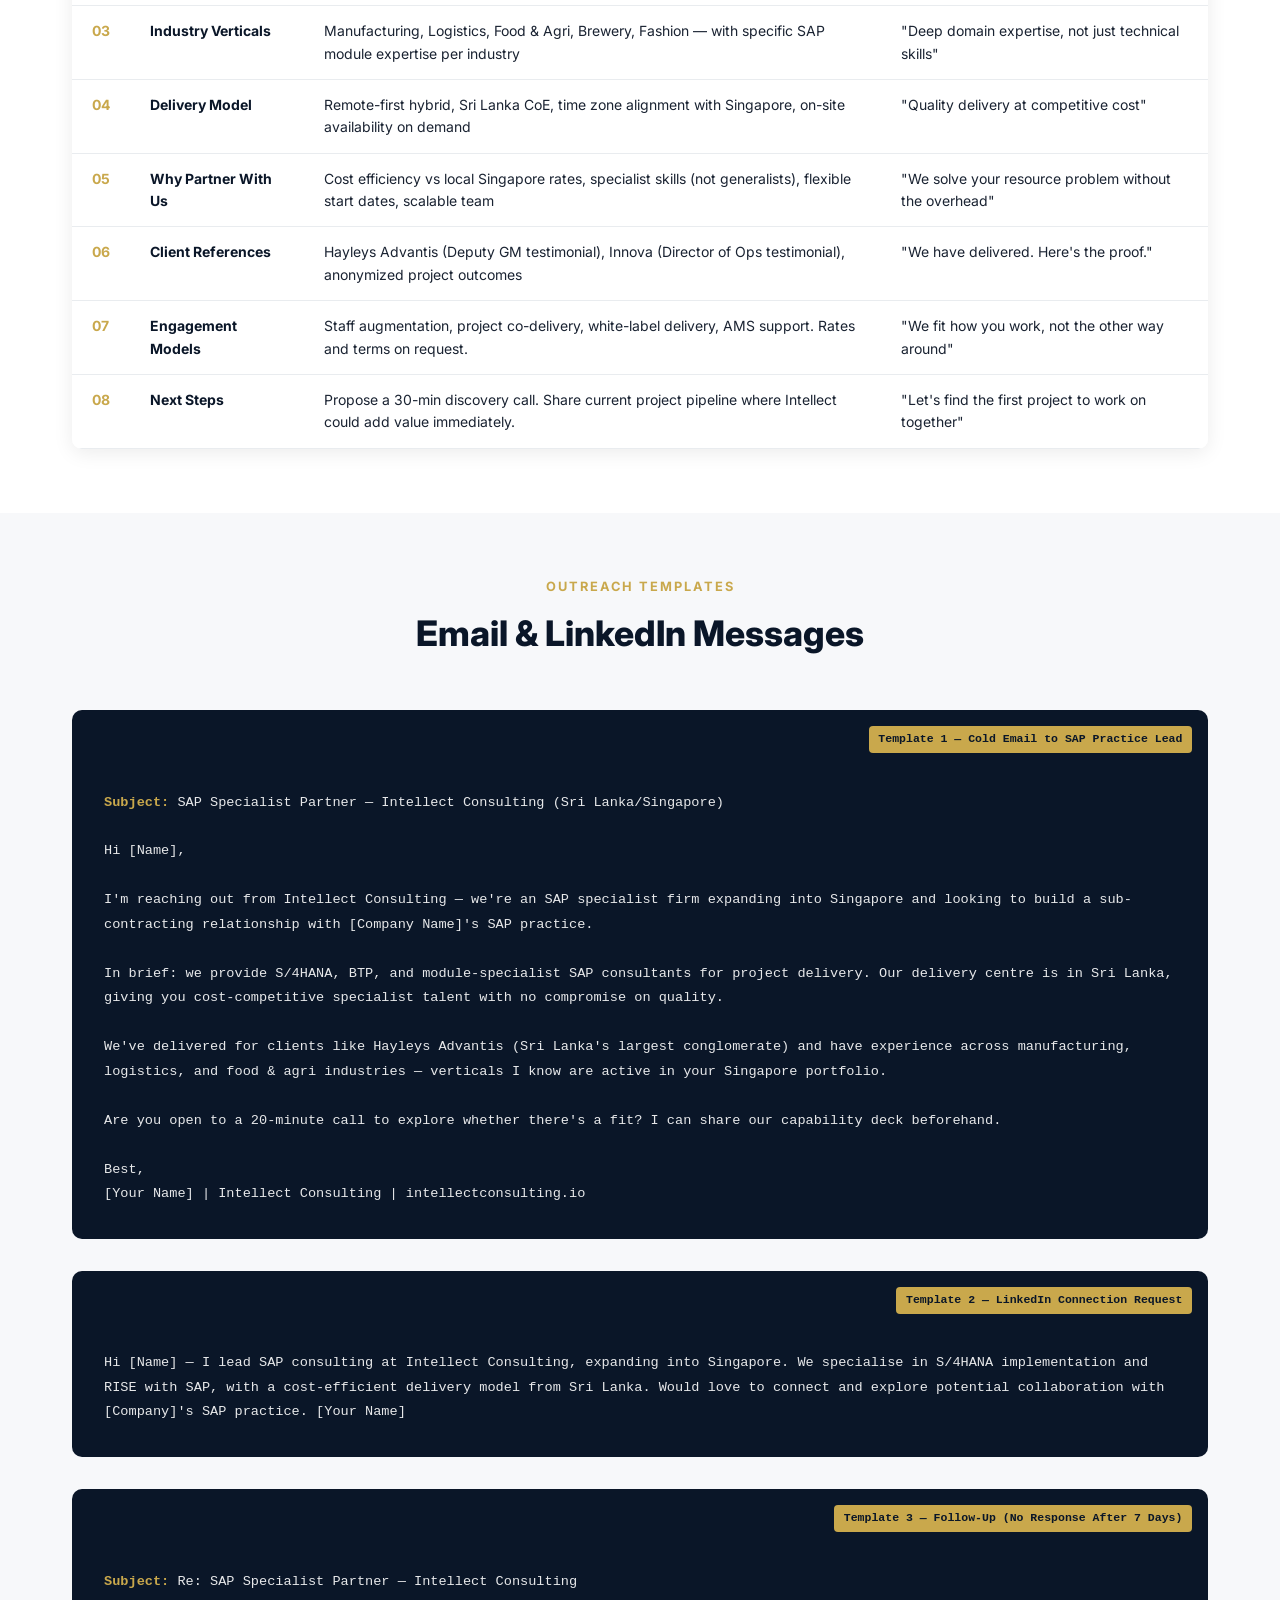
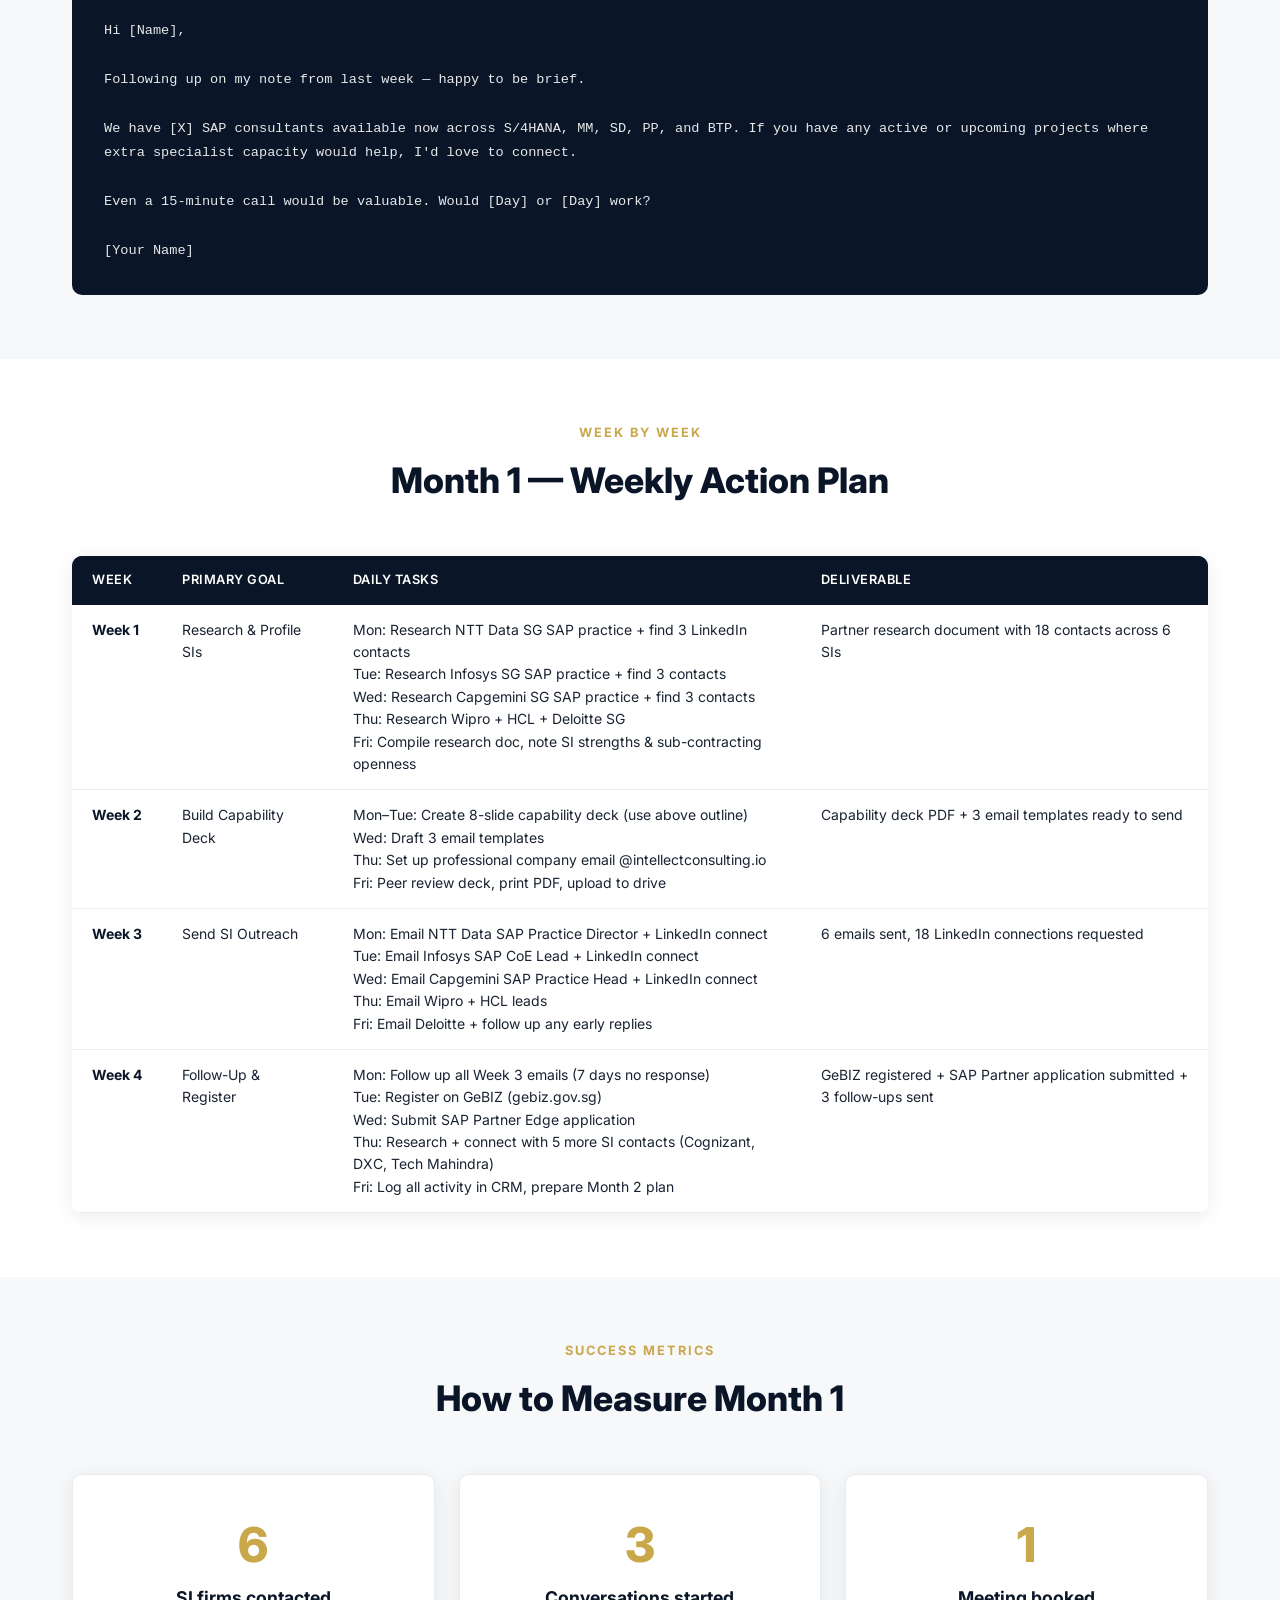
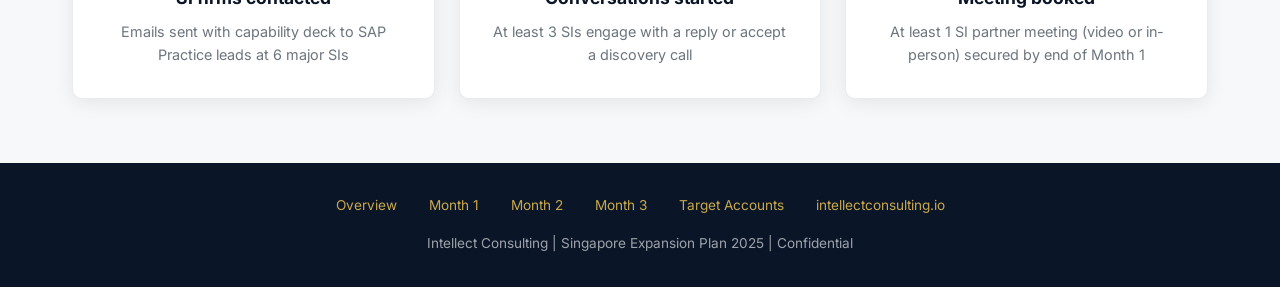
<file: month1.html>
<!DOCTYPE html>
<html lang="en">
<head>
<meta charset="UTF-8">
<meta name="viewport" content="width=device-width, initial-scale=1.0">
<title>Month 1 — SI Partner Outreach | Intellect SG Plan</title>
<link rel="stylesheet" href="style.css">
</head>
<body>

<nav>
  <div class="nav-inner">
    <a class="nav-logo" href="index.html">Intellect <span>| SG Expansion Plan 2025</span></a>
    <ul class="nav-links" id="navLinks">
      <li><a href="index.html">Overview</a></li>
      <li><a href="month1.html" class="active">Month 1</a></li>
      <li><a href="month2.html">Month 2</a></li>
      <li><a href="month3.html">Month 3</a></li>
      <li><a href="targets.html">Target Accounts</a></li>
      <li><a href="companies/index.html">Company Intel</a></li>
      <li><a href="newsletter.html">Newsletter</a></li>
    </ul>
    <div class="hamburger" onclick="toggleNav()">☰</div>
  </div>
</nav>

<section class="hero">
  <div class="hero-badge">Month 1 · Weeks 1–4</div>
  <h1>Build the <span>SI Partner Network</span></h1>
  <p>System Integrators already have the clients. Become their specialist SAP bench. This is the fastest path to Singapore revenue.</p>
</section>

<section class="section">
  <div class="container">
    <div class="section-header">
      <div class="label">Strategy</div>
      <h2>Why Partner-First?</h2>
    </div>
    <div class="cards-grid cards-3">
      <div class="card card-gold-top">
        <div class="card-icon">⚡</div>
        <h3>Fastest Revenue</h3>
        <p>SIs have existing client relationships and project overflow. One SI partnership can unlock 5–10 client engagements through a single relationship.</p>
      </div>
      <div class="card card-gold-top">
        <div class="card-icon">🛡️</div>
        <h3>Lower Risk</h3>
        <p>SI partners take commercial and delivery risk. Intellect provides specialist talent. No need to win clients cold — you ride the SI's credibility.</p>
      </div>
      <div class="card card-gold-top">
        <div class="card-icon">📚</div>
        <h3>Market Learning</h3>
        <p>Being inside an SI's projects teaches you exactly what Singapore clients need — invaluable intelligence for building your direct client practice later.</p>
      </div>
    </div>
    <div class="info-box" style="margin-top:2rem;">
      <h4>📣 The Pitch to SIs</h4>
      <p>"We are your cost-efficient, specialist SAP bench — S/4HANA, BTP, RISE with SAP — with delivery from Sri Lanka. You keep the client relationship and the margin. We keep the client happy and the project on track."</p>
    </div>
  </div>
</section>

<section class="section section-alt">
  <div class="container">
    <div class="section-header">
      <div class="label">Target SI Partners</div>
      <h2>The Six Firms to Approach</h2>
      <p>These System Integrators have active SAP practices in Singapore and are known to sub-contract specialist consultants.</p>
    </div>

    <div class="cards-grid cards-2" style="gap:2rem;">

      <div class="card-partner">
        <h3>NTT DATA Singapore</h3>
        <span class="badge">⭐ SAP Global Strategic Service Partner</span>
        <ul>
          <li>30+ year relationship with SAP — one of the deepest globally</li>
          <li>Capabilities: S/4HANA, BTP, RISE with SAP, Business AI</li>
          <li>Focus: Intelligent Enterprise transformation</li>
          <li>Singapore office: One Raffles Quay Building</li>
          <li>Known for: Sub-contracting specialist consultants for overflow</li>
          <li>SAP practice size: Large — several hundred SAP consultants APAC</li>
        </ul>
        <div class="contact-angle">
          <strong>Contact Angle:</strong> SAP Practice Director or Delivery Manager (SG)<br>
          <strong>LinkedIn Search:</strong> "NTT Data Singapore SAP Practice"<br>
          <strong>Website:</strong> nttdata.com | nttdata-solutions.com
        </div>
      </div>

      <div class="card-partner">
        <h3>Infosys Singapore</h3>
        <span class="badge">⭐ SAP Pinnacle Award Winner</span>
        <ul>
          <li>Global SAP practice — one of the largest SAP service providers worldwide</li>
          <li>Singapore: Marina Bay Financial Centre — regional HQ</li>
          <li>Capabilities: SAP S/4HANA, SuccessFactors, Ariba, BTP, RISE with SAP</li>
          <li>Strong in: Financial services, manufacturing, utilities</li>
          <li>Sub-contracting model: Uses augmentation partners for specialist skills</li>
          <li>SAP CoE (Centre of Excellence) based in Singapore</li>
        </ul>
        <div class="contact-angle">
          <strong>Contact Angle:</strong> SAP CoE Lead / Practice Head Singapore<br>
          <strong>LinkedIn Search:</strong> "Infosys Singapore SAP Practice Head"<br>
          <strong>Website:</strong> infosys.com/services/sap
        </div>
      </div>

      <div class="card-partner">
        <h3>Capgemini Singapore</h3>
        <span class="badge">⭐ SAP Platinum Partner</span>
        <ul>
          <li>Very active S/4HANA practice in APAC — possibly the most active SI in SG</li>
          <li>Singapore office: CapitaGreen, 138 Market Street</li>
          <li>APAC SAP Centre of Excellence based in Singapore</li>
          <li>Known for: Manufacturing, Utilities, Financial Services SAP</li>
          <li>Strong RISE with SAP and cloud transformation practice</li>
          <li>Frequently needs specialist S/4HANA module consultants for large deals</li>
        </ul>
        <div class="contact-angle">
          <strong>Contact Angle:</strong> Head of SAP Practice APAC / Singapore Delivery Lead<br>
          <strong>LinkedIn Search:</strong> "Capgemini Singapore SAP S/4HANA"<br>
          <strong>Website:</strong> capgemini.com/sg
        </div>
      </div>

      <div class="card-partner">
        <h3>Wipro Singapore</h3>
        <span class="badge">SAP Global Service Partner</span>
        <ul>
          <li>Regional delivery hub for APAC SAP projects</li>
          <li>Focus: RISE with SAP, S/4HANA migrations, cloud transformation</li>
          <li>Flexible engagement model — open to augmentation partnerships</li>
          <li>Strong in: Manufacturing, energy, utilities, FMCG</li>
          <li>Singapore office serves as APAC delivery coordinator</li>
        </ul>
        <div class="contact-angle">
          <strong>Contact Angle:</strong> SAP Alliance Manager / Practice Director<br>
          <strong>LinkedIn Search:</strong> "Wipro Singapore SAP Alliance"<br>
          <strong>Website:</strong> wipro.com/enterprise-futuring/sap
        </div>
      </div>

      <div class="card-partner">
        <h3>HCL Technologies Singapore</h3>
        <span class="badge">SAP Center of Excellence</span>
        <ul>
          <li>SAP Center of Excellence in Singapore</li>
          <li>Strong in: SAP Basis, infrastructure, application management services</li>
          <li>AMS (Application Management Services) — ongoing SAP support contracts</li>
          <li>Open to specialist augmentation for implementation projects</li>
          <li>Growing S/4HANA transformation practice in APAC</li>
        </ul>
        <div class="contact-angle">
          <strong>Contact Angle:</strong> SAP Practice Head / APAC SAP Lead<br>
          <strong>LinkedIn Search:</strong> "HCL Technologies Singapore SAP"<br>
          <strong>Website:</strong> hcltech.com/enterprise-application-services/sap
        </div>
      </div>

      <div class="card-partner">
        <h3>Deloitte Singapore</h3>
        <span class="badge">Big 4 — Largest Professional Services SAP in SG</span>
        <ul>
          <li>Largest Big-4 SAP practice in Singapore</li>
          <li>Strong in: Financial services, government, consumer industries</li>
          <li>Known for: Strategy-led SAP transformations, RISE with SAP advisory</li>
          <li>Uses sub-contractors for specialist technical delivery</li>
          <li>SAP SuccessFactors practice (HR transformation) very active</li>
        </ul>
        <div class="contact-angle">
          <strong>Contact Angle:</strong> SAP Consulting Director / Senior Manager<br>
          <strong>LinkedIn Search:</strong> "Deloitte Singapore SAP Consulting Director"<br>
          <strong>Website:</strong> deloitte.com/sg
        </div>
      </div>

    </div>
  </div>
</section>

<section class="section">
  <div class="container">
    <div class="section-header">
      <div class="label">Partner Pitch Deck</div>
      <h2>Capability Deck — Slide by Slide</h2>
      <p>Build this 8-slide deck in Week 2. Keep it crisp, visual, and results-focused.</p>
    </div>
    <div class="table-wrap">
      <table>
        <thead>
          <tr>
            <th>#</th>
            <th>Slide Title</th>
            <th>Content</th>
            <th>Key Message</th>
          </tr>
        </thead>
        <tbody>
          <tr>
            <td style="font-weight:700;color:var(--gold);">01</td>
            <td class="td-company">Who Is Intellect</td>
            <td>Origin story, team size, years of SAP experience, headquartered in Sri Lanka, expanding to Singapore</td>
            <td>"We are SAP specialists with a proven track record"</td>
          </tr>
          <tr>
            <td style="font-weight:700;color:var(--gold);">02</td>
            <td class="td-company">SAP Services Portfolio</td>
            <td>S/4HANA implementation, RISE with SAP, BTP, SuccessFactors, rollouts, upgrades, AMS, remote teams</td>
            <td>"Full-spectrum SAP capability from strategy to support"</td>
          </tr>
          <tr>
            <td style="font-weight:700;color:var(--gold);">03</td>
            <td class="td-company">Industry Verticals</td>
            <td>Manufacturing, Logistics, Food & Agri, Brewery, Fashion — with specific SAP module expertise per industry</td>
            <td>"Deep domain expertise, not just technical skills"</td>
          </tr>
          <tr>
            <td style="font-weight:700;color:var(--gold);">04</td>
            <td class="td-company">Delivery Model</td>
            <td>Remote-first hybrid, Sri Lanka CoE, time zone alignment with Singapore, on-site availability on demand</td>
            <td>"Quality delivery at competitive cost"</td>
          </tr>
          <tr>
            <td style="font-weight:700;color:var(--gold);">05</td>
            <td class="td-company">Why Partner With Us</td>
            <td>Cost efficiency vs local Singapore rates, specialist skills (not generalists), flexible start dates, scalable team</td>
            <td>"We solve your resource problem without the overhead"</td>
          </tr>
          <tr>
            <td style="font-weight:700;color:var(--gold);">06</td>
            <td class="td-company">Client References</td>
            <td>Hayleys Advantis (Deputy GM testimonial), Innova (Director of Ops testimonial), anonymized project outcomes</td>
            <td>"We have delivered. Here's the proof."</td>
          </tr>
          <tr>
            <td style="font-weight:700;color:var(--gold);">07</td>
            <td class="td-company">Engagement Models</td>
            <td>Staff augmentation, project co-delivery, white-label delivery, AMS support. Rates and terms on request.</td>
            <td>"We fit how you work, not the other way around"</td>
          </tr>
          <tr>
            <td style="font-weight:700;color:var(--gold);">08</td>
            <td class="td-company">Next Steps</td>
            <td>Propose a 30-min discovery call. Share current project pipeline where Intellect could add value immediately.</td>
            <td>"Let's find the first project to work on together"</td>
          </tr>
        </tbody>
      </table>
    </div>
  </div>
</section>

<section class="section section-alt">
  <div class="container">
    <div class="section-header">
      <div class="label">Outreach Templates</div>
      <h2>Email & LinkedIn Messages</h2>
    </div>
    <div style="display:grid;gap:2rem;">

      <div class="email-template">
        <span class="label">Template 1 — Cold Email to SAP Practice Lead</span>
        <br><br>
        <strong>Subject:</strong> SAP Specialist Partner — Intellect Consulting (Sri Lanka/Singapore)
        <br><br>
        Hi [Name],
        <br><br>
        I'm reaching out from Intellect Consulting — we're an SAP specialist firm expanding into Singapore and looking to build a sub-contracting relationship with [Company Name]'s SAP practice.
        <br><br>
        In brief: we provide S/4HANA, BTP, and module-specialist SAP consultants for project delivery. Our delivery centre is in Sri Lanka, giving you cost-competitive specialist talent with no compromise on quality.
        <br><br>
        We've delivered for clients like Hayleys Advantis (Sri Lanka's largest conglomerate) and have experience across manufacturing, logistics, and food & agri industries — verticals I know are active in your Singapore portfolio.
        <br><br>
        Are you open to a 20-minute call to explore whether there's a fit? I can share our capability deck beforehand.
        <br><br>
        Best,<br>
        [Your Name] | Intellect Consulting | intellectconsulting.io
      </div>

      <div class="email-template">
        <span class="label">Template 2 — LinkedIn Connection Request</span>
        <br><br>
        Hi [Name] — I lead SAP consulting at Intellect Consulting, expanding into Singapore. We specialise in S/4HANA implementation and RISE with SAP, with a cost-efficient delivery model from Sri Lanka. Would love to connect and explore potential collaboration with [Company]'s SAP practice. [Your Name]
      </div>

      <div class="email-template">
        <span class="label">Template 3 — Follow-Up (No Response After 7 Days)</span>
        <br><br>
        <strong>Subject:</strong> Re: SAP Specialist Partner — Intellect Consulting
        <br><br>
        Hi [Name],
        <br><br>
        Following up on my note from last week — happy to be brief.
        <br><br>
        We have [X] SAP consultants available now across S/4HANA, MM, SD, PP, and BTP. If you have any active or upcoming projects where extra specialist capacity would help, I'd love to connect.
        <br><br>
        Even a 15-minute call would be valuable. Would [Day] or [Day] work?
        <br><br>
        [Your Name]
      </div>

    </div>
  </div>
</section>

<section class="section">
  <div class="container">
    <div class="section-header">
      <div class="label">Week by Week</div>
      <h2>Month 1 — Weekly Action Plan</h2>
    </div>
    <div class="table-wrap">
      <table class="week-table">
        <thead>
          <tr><th>Week</th><th>Primary Goal</th><th>Daily Tasks</th><th>Deliverable</th></tr>
        </thead>
        <tbody>
          <tr>
            <td class="week-num">Week 1</td>
            <td>Research & Profile SIs</td>
            <td>Mon: Research NTT Data SG SAP practice + find 3 LinkedIn contacts<br>Tue: Research Infosys SG SAP practice + find 3 contacts<br>Wed: Research Capgemini SG SAP practice + find 3 contacts<br>Thu: Research Wipro + HCL + Deloitte SG<br>Fri: Compile research doc, note SI strengths & sub-contracting openness</td>
            <td>Partner research document with 18 contacts across 6 SIs</td>
          </tr>
          <tr>
            <td class="week-num">Week 2</td>
            <td>Build Capability Deck</td>
            <td>Mon–Tue: Create 8-slide capability deck (use above outline)<br>Wed: Draft 3 email templates<br>Thu: Set up professional company email @intellectconsulting.io<br>Fri: Peer review deck, print PDF, upload to drive</td>
            <td>Capability deck PDF + 3 email templates ready to send</td>
          </tr>
          <tr>
            <td class="week-num">Week 3</td>
            <td>Send SI Outreach</td>
            <td>Mon: Email NTT Data SAP Practice Director + LinkedIn connect<br>Tue: Email Infosys SAP CoE Lead + LinkedIn connect<br>Wed: Email Capgemini SAP Practice Head + LinkedIn connect<br>Thu: Email Wipro + HCL leads<br>Fri: Email Deloitte + follow up any early replies</td>
            <td>6 emails sent, 18 LinkedIn connections requested</td>
          </tr>
          <tr>
            <td class="week-num">Week 4</td>
            <td>Follow-Up & Register</td>
            <td>Mon: Follow up all Week 3 emails (7 days no response)<br>Tue: Register on GeBIZ (gebiz.gov.sg)<br>Wed: Submit SAP Partner Edge application<br>Thu: Research + connect with 5 more SI contacts (Cognizant, DXC, Tech Mahindra)<br>Fri: Log all activity in CRM, prepare Month 2 plan</td>
            <td>GeBIZ registered + SAP Partner application submitted + 3 follow-ups sent</td>
          </tr>
        </tbody>
      </table>
    </div>
  </div>
</section>

<section class="section section-alt">
  <div class="container">
    <div class="section-header">
      <div class="label">Success Metrics</div>
      <h2>How to Measure Month 1</h2>
    </div>
    <div class="cards-grid cards-3">
      <div class="card" style="text-align:center;">
        <div style="font-size:3rem;font-weight:800;color:var(--gold);">6</div>
        <h3>SI firms contacted</h3>
        <p>Emails sent with capability deck to SAP Practice leads at 6 major SIs</p>
      </div>
      <div class="card" style="text-align:center;">
        <div style="font-size:3rem;font-weight:800;color:var(--gold);">3</div>
        <h3>Conversations started</h3>
        <p>At least 3 SIs engage with a reply or accept a discovery call</p>
      </div>
      <div class="card" style="text-align:center;">
        <div style="font-size:3rem;font-weight:800;color:var(--gold);">1</div>
        <h3>Meeting booked</h3>
        <p>At least 1 SI partner meeting (video or in-person) secured by end of Month 1</p>
      </div>
    </div>
  </div>
</section>

<footer>
  <div class="footer-links">
    <a href="index.html">Overview</a>
    <a href="month1.html">Month 1</a>
    <a href="month2.html">Month 2</a>
    <a href="month3.html">Month 3</a>
    <a href="targets.html">Target Accounts</a>
    <a href="https://intellectconsulting.io" target="_blank">intellectconsulting.io</a>
  </div>
  <p>Intellect Consulting | Singapore Expansion Plan 2025 | Confidential</p>
</footer>

<script>function toggleNav(){document.getElementById('navLinks').classList.toggle('open');}</script>
</body>
</html>
</file>
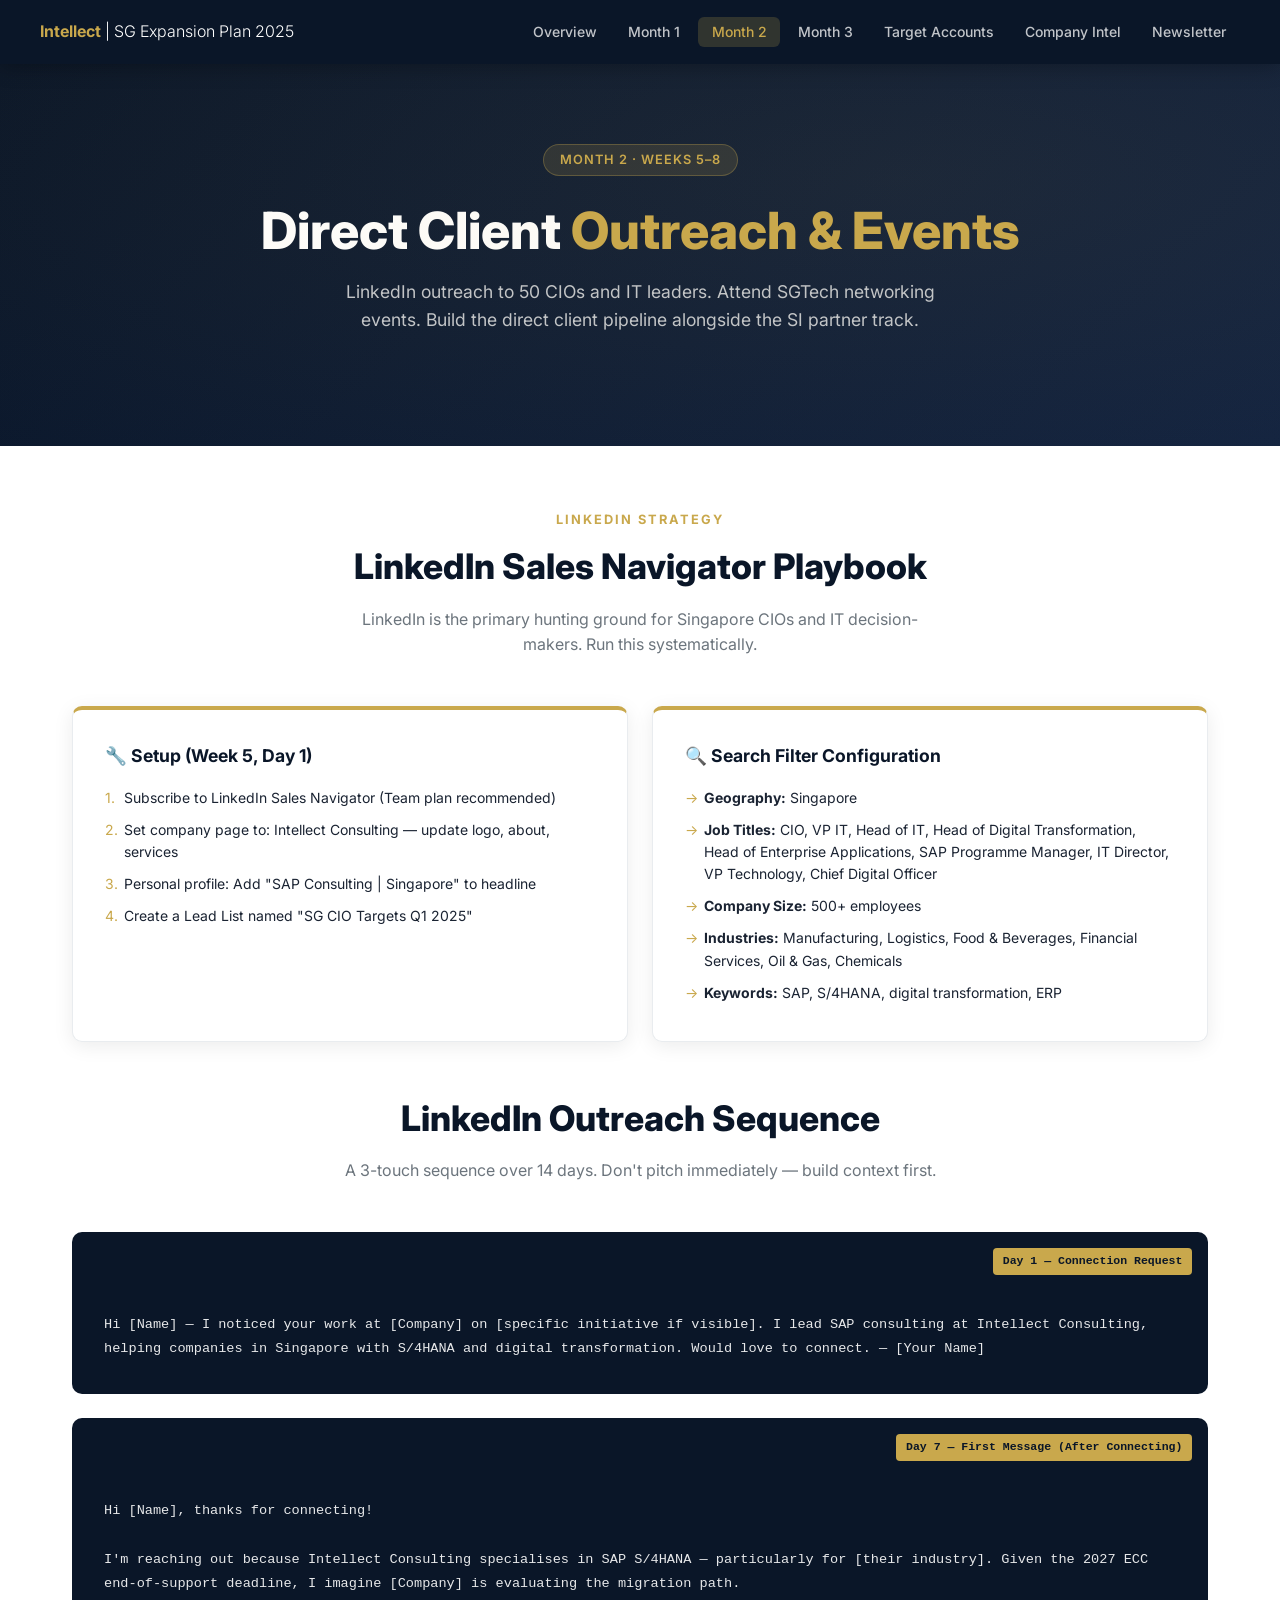
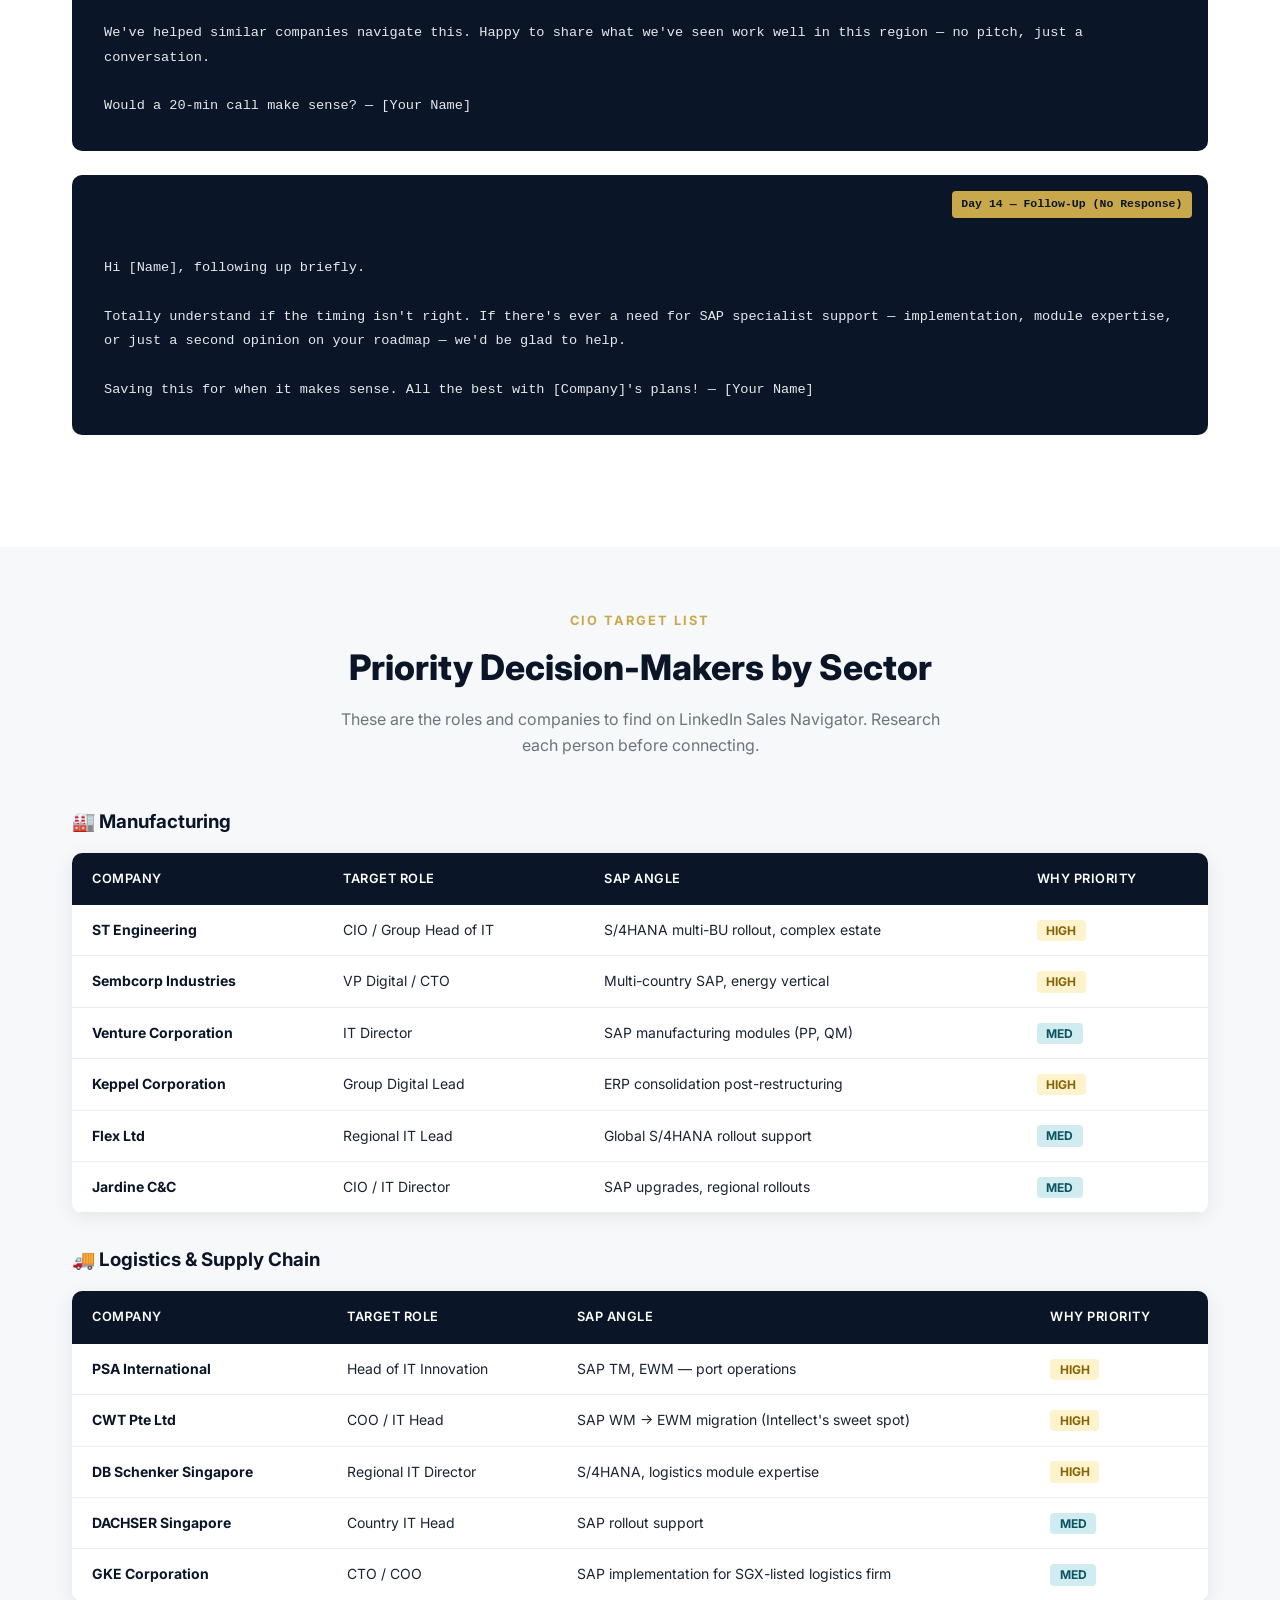
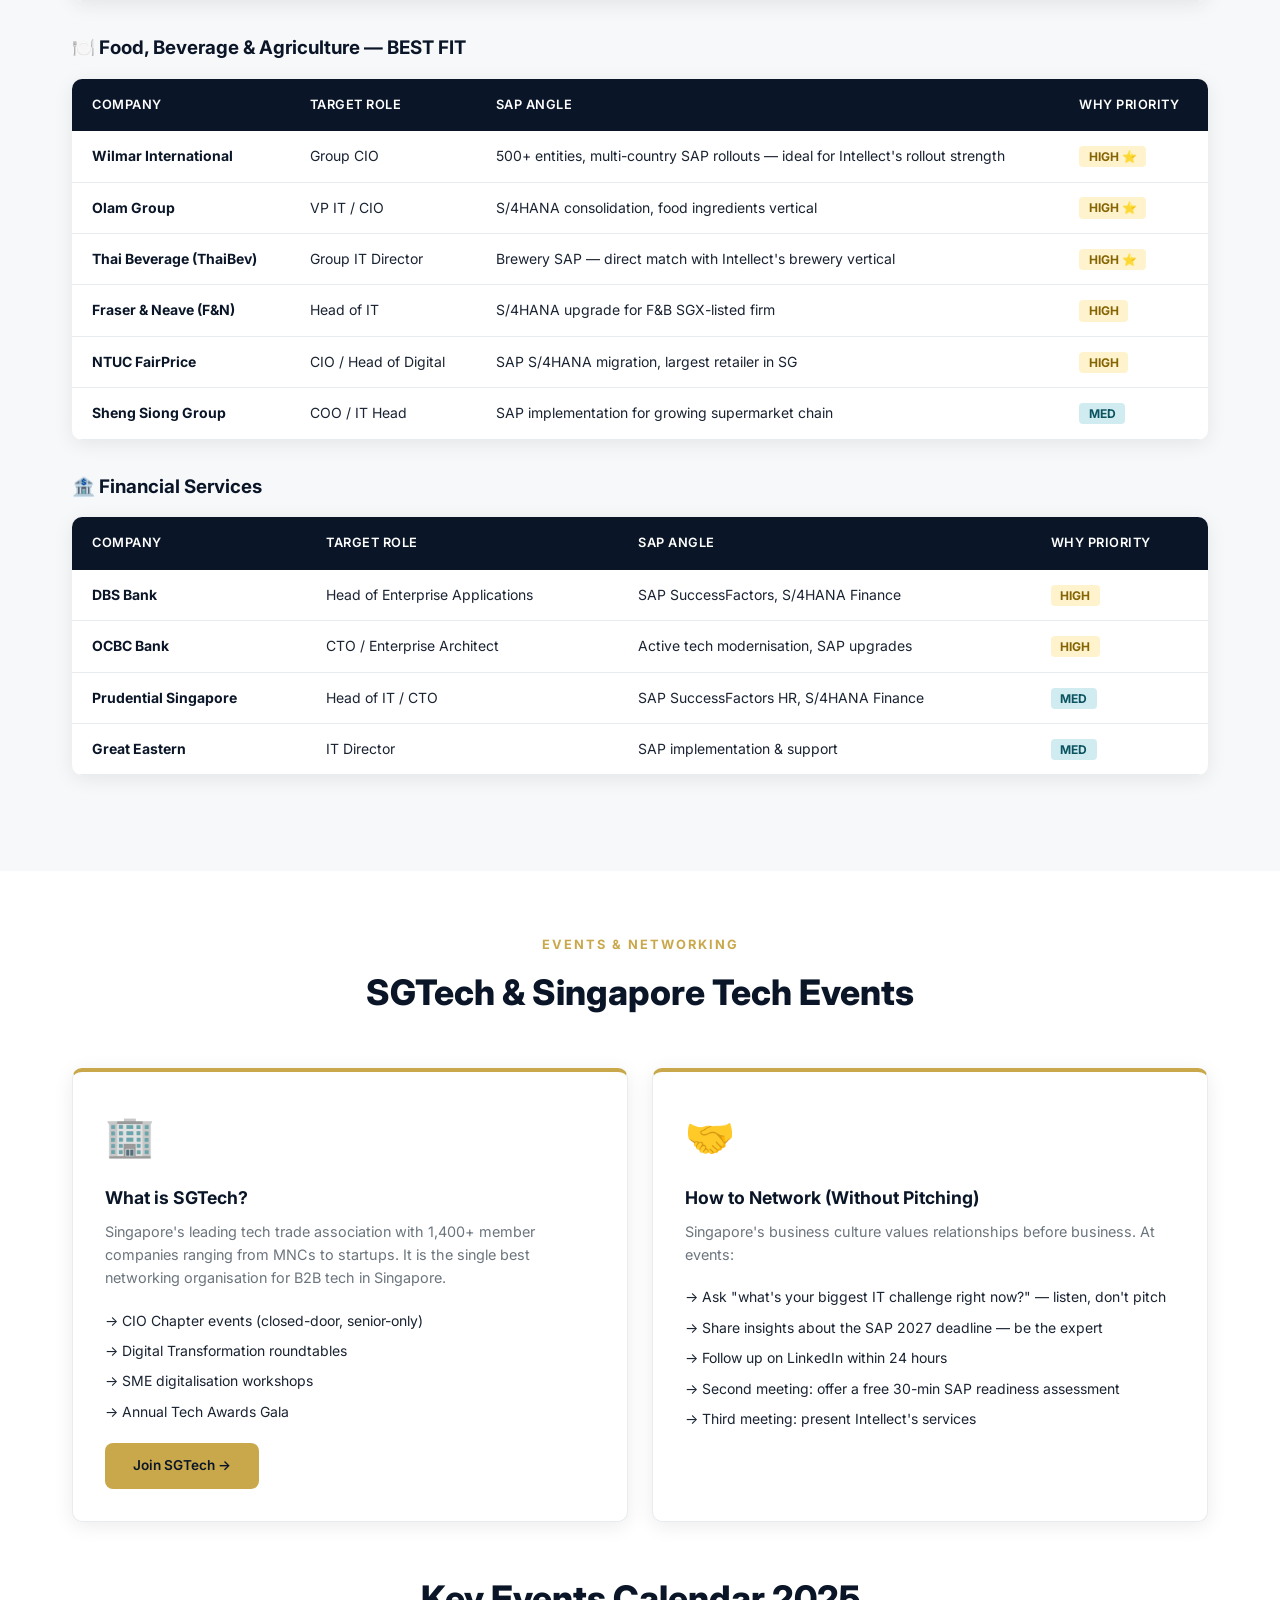
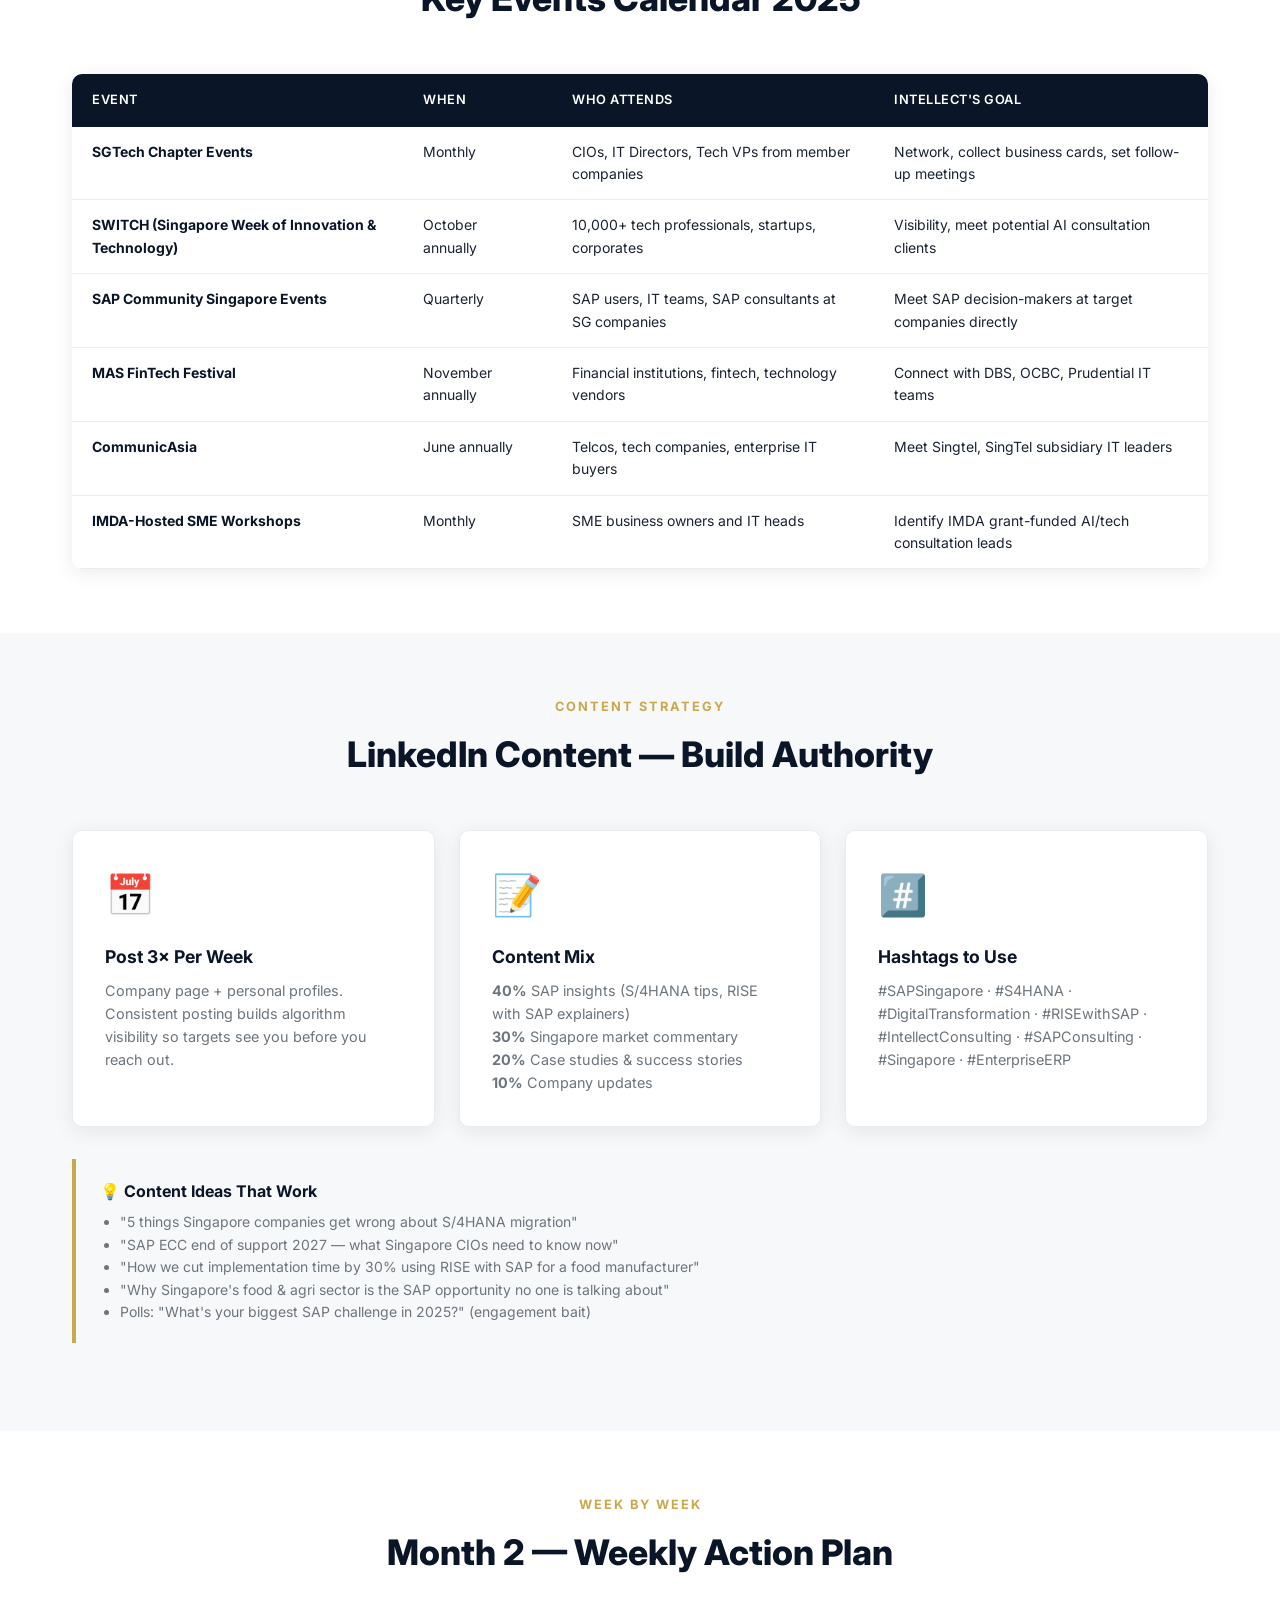
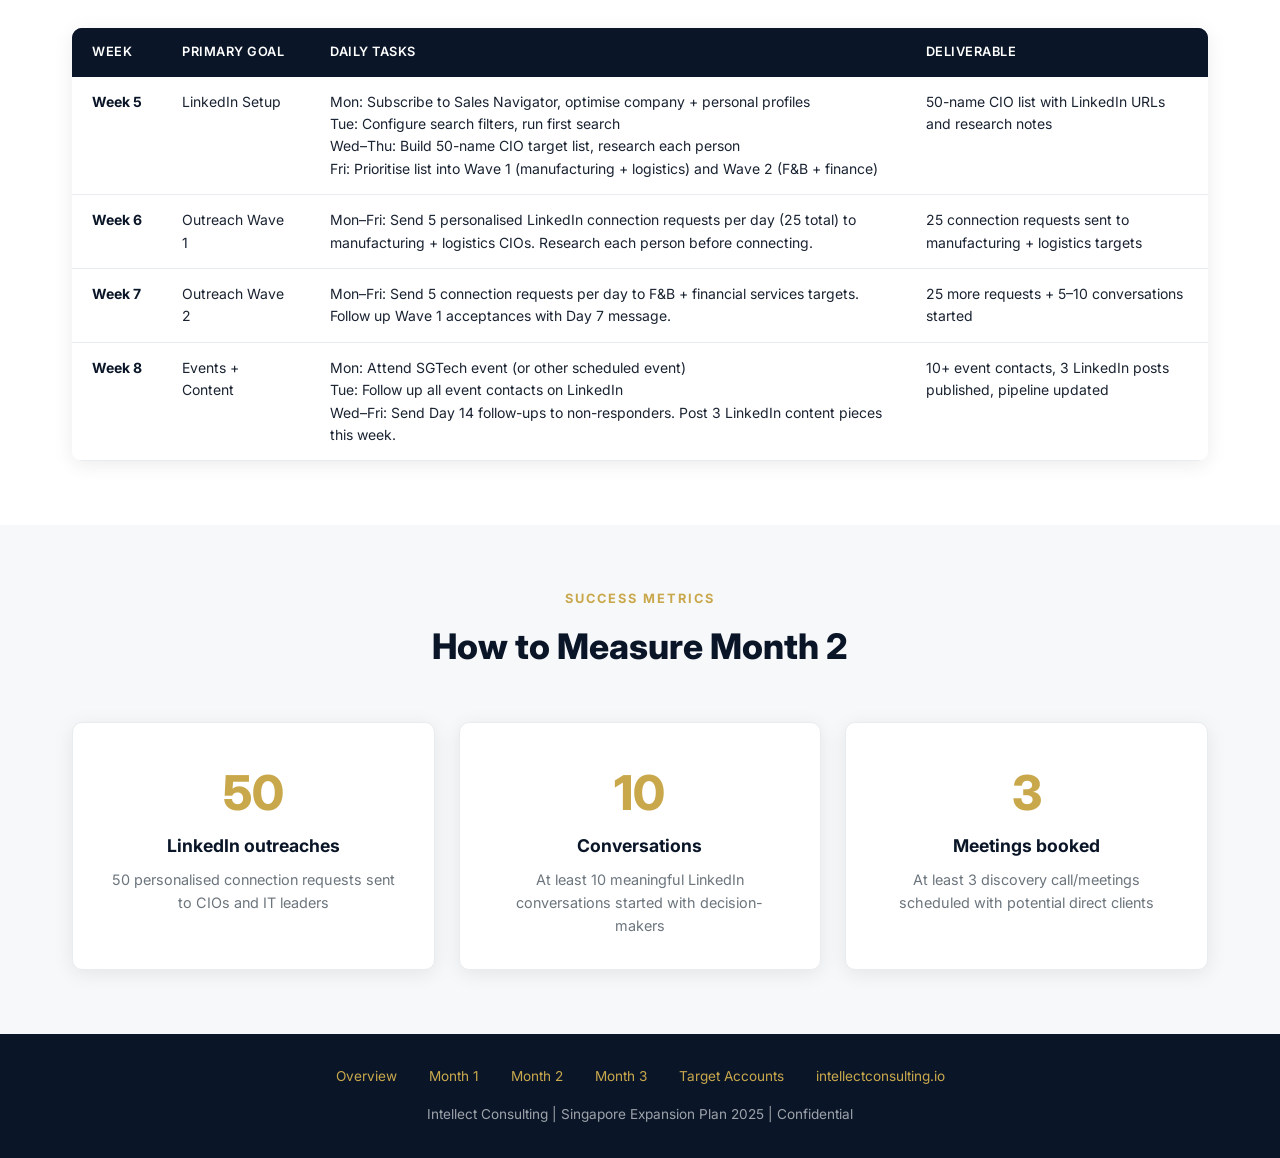
<file: month2.html>
<!DOCTYPE html>
<html lang="en">
<head>
<meta charset="UTF-8">
<meta name="viewport" content="width=device-width, initial-scale=1.0">
<title>Month 2 — Direct Outreach | Intellect SG Plan</title>
<link rel="stylesheet" href="style.css">
</head>
<body>

<nav>
  <div class="nav-inner">
    <a class="nav-logo" href="index.html">Intellect <span>| SG Expansion Plan 2025</span></a>
    <ul class="nav-links" id="navLinks">
      <li><a href="index.html">Overview</a></li>
      <li><a href="month1.html">Month 1</a></li>
      <li><a href="month2.html" class="active">Month 2</a></li>
      <li><a href="month3.html">Month 3</a></li>
      <li><a href="targets.html">Target Accounts</a></li>
      <li><a href="companies/index.html">Company Intel</a></li>
      <li><a href="newsletter.html">Newsletter</a></li>
    </ul>
    <div class="hamburger" onclick="toggleNav()">☰</div>
  </div>
</nav>

<section class="hero">
  <div class="hero-badge">Month 2 · Weeks 5–8</div>
  <h1>Direct Client <span>Outreach & Events</span></h1>
  <p>LinkedIn outreach to 50 CIOs and IT leaders. Attend SGTech networking events. Build the direct client pipeline alongside the SI partner track.</p>
</section>

<section class="section">
  <div class="container">
    <div class="section-header">
      <div class="label">LinkedIn Strategy</div>
      <h2>LinkedIn Sales Navigator Playbook</h2>
      <p>LinkedIn is the primary hunting ground for Singapore CIOs and IT decision-makers. Run this systematically.</p>
    </div>

    <div class="cards-grid cards-2" style="margin-bottom:3rem;">
      <div class="card card-gold-top">
        <h3>🔧 Setup (Week 5, Day 1)</h3>
        <ul style="list-style:none;margin-top:0.75rem;">
          <li style="padding:0.3rem 0 0.3rem 1.2rem;position:relative;font-size:0.875rem;"><span style="position:absolute;left:0;color:var(--gold);">1.</span> Subscribe to LinkedIn Sales Navigator (Team plan recommended)</li>
          <li style="padding:0.3rem 0 0.3rem 1.2rem;position:relative;font-size:0.875rem;"><span style="position:absolute;left:0;color:var(--gold);">2.</span> Set company page to: Intellect Consulting — update logo, about, services</li>
          <li style="padding:0.3rem 0 0.3rem 1.2rem;position:relative;font-size:0.875rem;"><span style="position:absolute;left:0;color:var(--gold);">3.</span> Personal profile: Add "SAP Consulting | Singapore" to headline</li>
          <li style="padding:0.3rem 0 0.3rem 1.2rem;position:relative;font-size:0.875rem;"><span style="position:absolute;left:0;color:var(--gold);">4.</span> Create a Lead List named "SG CIO Targets Q1 2025"</li>
        </ul>
      </div>
      <div class="card card-gold-top">
        <h3>🔍 Search Filter Configuration</h3>
        <ul style="list-style:none;margin-top:0.75rem;">
          <li style="padding:0.3rem 0 0.3rem 1.2rem;position:relative;font-size:0.875rem;"><span style="position:absolute;left:0;color:var(--gold);">→</span> <strong>Geography:</strong> Singapore</li>
          <li style="padding:0.3rem 0 0.3rem 1.2rem;position:relative;font-size:0.875rem;"><span style="position:absolute;left:0;color:var(--gold);">→</span> <strong>Job Titles:</strong> CIO, VP IT, Head of IT, Head of Digital Transformation, Head of Enterprise Applications, SAP Programme Manager, IT Director, VP Technology, Chief Digital Officer</li>
          <li style="padding:0.3rem 0 0.3rem 1.2rem;position:relative;font-size:0.875rem;"><span style="position:absolute;left:0;color:var(--gold);">→</span> <strong>Company Size:</strong> 500+ employees</li>
          <li style="padding:0.3rem 0 0.3rem 1.2rem;position:relative;font-size:0.875rem;"><span style="position:absolute;left:0;color:var(--gold);">→</span> <strong>Industries:</strong> Manufacturing, Logistics, Food & Beverages, Financial Services, Oil & Gas, Chemicals</li>
          <li style="padding:0.3rem 0 0.3rem 1.2rem;position:relative;font-size:0.875rem;"><span style="position:absolute;left:0;color:var(--gold);">→</span> <strong>Keywords:</strong> SAP, S/4HANA, digital transformation, ERP</li>
        </ul>
      </div>
    </div>

    <div class="section-header">
      <h2>LinkedIn Outreach Sequence</h2>
      <p>A 3-touch sequence over 14 days. Don't pitch immediately — build context first.</p>
    </div>

    <div style="display:grid;gap:1.5rem;margin-bottom:3rem;">
      <div class="email-template">
        <span class="label">Day 1 — Connection Request</span>
        <br><br>
        Hi [Name] — I noticed your work at [Company] on [specific initiative if visible]. I lead SAP consulting at Intellect Consulting, helping companies in Singapore with S/4HANA and digital transformation. Would love to connect. — [Your Name]
      </div>
      <div class="email-template">
        <span class="label">Day 7 — First Message (After Connecting)</span>
        <br><br>
        Hi [Name], thanks for connecting!
        <br><br>
        I'm reaching out because Intellect Consulting specialises in SAP S/4HANA — particularly for [their industry]. Given the 2027 ECC end-of-support deadline, I imagine [Company] is evaluating the migration path.
        <br><br>
        We've helped similar companies navigate this. Happy to share what we've seen work well in this region — no pitch, just a conversation.
        <br><br>
        Would a 20-min call make sense? — [Your Name]
      </div>
      <div class="email-template">
        <span class="label">Day 14 — Follow-Up (No Response)</span>
        <br><br>
        Hi [Name], following up briefly.
        <br><br>
        Totally understand if the timing isn't right. If there's ever a need for SAP specialist support — implementation, module expertise, or just a second opinion on your roadmap — we'd be glad to help.
        <br><br>
        Saving this for when it makes sense. All the best with [Company]'s plans! — [Your Name]
      </div>
    </div>
  </div>
</section>

<section class="section section-alt">
  <div class="container">
    <div class="section-header">
      <div class="label">CIO Target List</div>
      <h2>Priority Decision-Makers by Sector</h2>
      <p>These are the roles and companies to find on LinkedIn Sales Navigator. Research each person before connecting.</p>
    </div>

    <h3 style="color:var(--navy);margin-bottom:1rem;">🏭 Manufacturing</h3>
    <div class="table-wrap" style="margin-bottom:2rem;">
      <table>
        <thead><tr><th>Company</th><th>Target Role</th><th>SAP Angle</th><th>Why Priority</th></tr></thead>
        <tbody>
          <tr><td class="td-company">ST Engineering</td><td>CIO / Group Head of IT</td><td>S/4HANA multi-BU rollout, complex estate</td><td><span class="priority-high">HIGH</span></td></tr>
          <tr><td class="td-company">Sembcorp Industries</td><td>VP Digital / CTO</td><td>Multi-country SAP, energy vertical</td><td><span class="priority-high">HIGH</span></td></tr>
          <tr><td class="td-company">Venture Corporation</td><td>IT Director</td><td>SAP manufacturing modules (PP, QM)</td><td><span class="priority-med">MED</span></td></tr>
          <tr><td class="td-company">Keppel Corporation</td><td>Group Digital Lead</td><td>ERP consolidation post-restructuring</td><td><span class="priority-high">HIGH</span></td></tr>
          <tr><td class="td-company">Flex Ltd</td><td>Regional IT Lead</td><td>Global S/4HANA rollout support</td><td><span class="priority-med">MED</span></td></tr>
          <tr><td class="td-company">Jardine C&C</td><td>CIO / IT Director</td><td>SAP upgrades, regional rollouts</td><td><span class="priority-med">MED</span></td></tr>
        </tbody>
      </table>
    </div>

    <h3 style="color:var(--navy);margin-bottom:1rem;">🚚 Logistics & Supply Chain</h3>
    <div class="table-wrap" style="margin-bottom:2rem;">
      <table>
        <thead><tr><th>Company</th><th>Target Role</th><th>SAP Angle</th><th>Why Priority</th></tr></thead>
        <tbody>
          <tr><td class="td-company">PSA International</td><td>Head of IT Innovation</td><td>SAP TM, EWM — port operations</td><td><span class="priority-high">HIGH</span></td></tr>
          <tr><td class="td-company">CWT Pte Ltd</td><td>COO / IT Head</td><td>SAP WM → EWM migration (Intellect's sweet spot)</td><td><span class="priority-high">HIGH</span></td></tr>
          <tr><td class="td-company">DB Schenker Singapore</td><td>Regional IT Director</td><td>S/4HANA, logistics module expertise</td><td><span class="priority-high">HIGH</span></td></tr>
          <tr><td class="td-company">DACHSER Singapore</td><td>Country IT Head</td><td>SAP rollout support</td><td><span class="priority-med">MED</span></td></tr>
          <tr><td class="td-company">GKE Corporation</td><td>CTO / COO</td><td>SAP implementation for SGX-listed logistics firm</td><td><span class="priority-med">MED</span></td></tr>
        </tbody>
      </table>
    </div>

    <h3 style="color:var(--navy);margin-bottom:1rem;">🍽️ Food, Beverage & Agriculture — BEST FIT</h3>
    <div class="table-wrap" style="margin-bottom:2rem;">
      <table>
        <thead><tr><th>Company</th><th>Target Role</th><th>SAP Angle</th><th>Why Priority</th></tr></thead>
        <tbody>
          <tr><td class="td-company">Wilmar International</td><td>Group CIO</td><td>500+ entities, multi-country SAP rollouts — ideal for Intellect's rollout strength</td><td><span class="priority-high">HIGH ⭐</span></td></tr>
          <tr><td class="td-company">Olam Group</td><td>VP IT / CIO</td><td>S/4HANA consolidation, food ingredients vertical</td><td><span class="priority-high">HIGH ⭐</span></td></tr>
          <tr><td class="td-company">Thai Beverage (ThaiBev)</td><td>Group IT Director</td><td>Brewery SAP — direct match with Intellect's brewery vertical</td><td><span class="priority-high">HIGH ⭐</span></td></tr>
          <tr><td class="td-company">Fraser & Neave (F&N)</td><td>Head of IT</td><td>S/4HANA upgrade for F&B SGX-listed firm</td><td><span class="priority-high">HIGH</span></td></tr>
          <tr><td class="td-company">NTUC FairPrice</td><td>CIO / Head of Digital</td><td>SAP S/4HANA migration, largest retailer in SG</td><td><span class="priority-high">HIGH</span></td></tr>
          <tr><td class="td-company">Sheng Siong Group</td><td>COO / IT Head</td><td>SAP implementation for growing supermarket chain</td><td><span class="priority-med">MED</span></td></tr>
        </tbody>
      </table>
    </div>

    <h3 style="color:var(--navy);margin-bottom:1rem;">🏦 Financial Services</h3>
    <div class="table-wrap" style="margin-bottom:2rem;">
      <table>
        <thead><tr><th>Company</th><th>Target Role</th><th>SAP Angle</th><th>Why Priority</th></tr></thead>
        <tbody>
          <tr><td class="td-company">DBS Bank</td><td>Head of Enterprise Applications</td><td>SAP SuccessFactors, S/4HANA Finance</td><td><span class="priority-high">HIGH</span></td></tr>
          <tr><td class="td-company">OCBC Bank</td><td>CTO / Enterprise Architect</td><td>Active tech modernisation, SAP upgrades</td><td><span class="priority-high">HIGH</span></td></tr>
          <tr><td class="td-company">Prudential Singapore</td><td>Head of IT / CTO</td><td>SAP SuccessFactors HR, S/4HANA Finance</td><td><span class="priority-med">MED</span></td></tr>
          <tr><td class="td-company">Great Eastern</td><td>IT Director</td><td>SAP implementation & support</td><td><span class="priority-med">MED</span></td></tr>
        </tbody>
      </table>
    </div>

  </div>
</section>

<section class="section">
  <div class="container">
    <div class="section-header">
      <div class="label">Events & Networking</div>
      <h2>SGTech & Singapore Tech Events</h2>
    </div>
    <div class="cards-grid cards-2" style="margin-bottom:3rem;">
      <div class="card card-gold-top">
        <div class="card-icon">🏢</div>
        <h3>What is SGTech?</h3>
        <p>Singapore's leading tech trade association with 1,400+ member companies ranging from MNCs to startups. It is the single best networking organisation for B2B tech in Singapore.</p>
        <ul style="list-style:none;margin-top:1rem;">
          <li style="padding:0.25rem 0;font-size:0.875rem;">→ CIO Chapter events (closed-door, senior-only)</li>
          <li style="padding:0.25rem 0;font-size:0.875rem;">→ Digital Transformation roundtables</li>
          <li style="padding:0.25rem 0;font-size:0.875rem;">→ SME digitalisation workshops</li>
          <li style="padding:0.25rem 0;font-size:0.875rem;">→ Annual Tech Awards Gala</li>
        </ul>
        <a href="https://www.sgtech.org.sg/membership" target="_blank" class="btn btn-gold" style="margin-top:1rem;display:inline-block;font-size:0.85rem;">Join SGTech →</a>
      </div>
      <div class="card card-gold-top">
        <div class="card-icon">🤝</div>
        <h3>How to Network (Without Pitching)</h3>
        <p>Singapore's business culture values relationships before business. At events:</p>
        <ul style="list-style:none;margin-top:1rem;">
          <li style="padding:0.25rem 0;font-size:0.875rem;">→ Ask "what's your biggest IT challenge right now?" — listen, don't pitch</li>
          <li style="padding:0.25rem 0;font-size:0.875rem;">→ Share insights about the SAP 2027 deadline — be the expert</li>
          <li style="padding:0.25rem 0;font-size:0.875rem;">→ Follow up on LinkedIn within 24 hours</li>
          <li style="padding:0.25rem 0;font-size:0.875rem;">→ Second meeting: offer a free 30-min SAP readiness assessment</li>
          <li style="padding:0.25rem 0;font-size:0.875rem;">→ Third meeting: present Intellect's services</li>
        </ul>
      </div>
    </div>

    <div class="section-header">
      <h2>Key Events Calendar 2025</h2>
    </div>
    <div class="table-wrap">
      <table>
        <thead><tr><th>Event</th><th>When</th><th>Who Attends</th><th>Intellect's Goal</th></tr></thead>
        <tbody>
          <tr>
            <td class="td-company">SGTech Chapter Events</td>
            <td>Monthly</td>
            <td>CIOs, IT Directors, Tech VPs from member companies</td>
            <td>Network, collect business cards, set follow-up meetings</td>
          </tr>
          <tr>
            <td class="td-company">SWITCH (Singapore Week of Innovation & Technology)</td>
            <td>October annually</td>
            <td>10,000+ tech professionals, startups, corporates</td>
            <td>Visibility, meet potential AI consultation clients</td>
          </tr>
          <tr>
            <td class="td-company">SAP Community Singapore Events</td>
            <td>Quarterly</td>
            <td>SAP users, IT teams, SAP consultants at SG companies</td>
            <td>Meet SAP decision-makers at target companies directly</td>
          </tr>
          <tr>
            <td class="td-company">MAS FinTech Festival</td>
            <td>November annually</td>
            <td>Financial institutions, fintech, technology vendors</td>
            <td>Connect with DBS, OCBC, Prudential IT teams</td>
          </tr>
          <tr>
            <td class="td-company">CommunicAsia</td>
            <td>June annually</td>
            <td>Telcos, tech companies, enterprise IT buyers</td>
            <td>Meet Singtel, SingTel subsidiary IT leaders</td>
          </tr>
          <tr>
            <td class="td-company">IMDA-Hosted SME Workshops</td>
            <td>Monthly</td>
            <td>SME business owners and IT heads</td>
            <td>Identify IMDA grant-funded AI/tech consultation leads</td>
          </tr>
        </tbody>
      </table>
    </div>
  </div>
</section>

<section class="section section-alt">
  <div class="container">
    <div class="section-header">
      <div class="label">Content Strategy</div>
      <h2>LinkedIn Content — Build Authority</h2>
    </div>
    <div class="cards-grid cards-3">
      <div class="card">
        <div class="card-icon">📅</div>
        <h3>Post 3× Per Week</h3>
        <p>Company page + personal profiles. Consistent posting builds algorithm visibility so targets see you before you reach out.</p>
      </div>
      <div class="card">
        <div class="card-icon">📝</div>
        <h3>Content Mix</h3>
        <p><strong>40%</strong> SAP insights (S/4HANA tips, RISE with SAP explainers)<br><strong>30%</strong> Singapore market commentary<br><strong>20%</strong> Case studies & success stories<br><strong>10%</strong> Company updates</p>
      </div>
      <div class="card">
        <div class="card-icon">#️⃣</div>
        <h3>Hashtags to Use</h3>
        <p>#SAPSingapore · #S4HANA · #DigitalTransformation · #RISEwithSAP · #IntellectConsulting · #SAPConsulting · #Singapore · #EnterpriseERP</p>
      </div>
    </div>
    <div class="info-box" style="margin-top:2rem;">
      <h4>💡 Content Ideas That Work</h4>
      <ul>
        <li>"5 things Singapore companies get wrong about S/4HANA migration"</li>
        <li>"SAP ECC end of support 2027 — what Singapore CIOs need to know now"</li>
        <li>"How we cut implementation time by 30% using RISE with SAP for a food manufacturer"</li>
        <li>"Why Singapore's food & agri sector is the SAP opportunity no one is talking about"</li>
        <li>Polls: "What's your biggest SAP challenge in 2025?" (engagement bait)</li>
      </ul>
    </div>
  </div>
</section>

<section class="section">
  <div class="container">
    <div class="section-header">
      <div class="label">Week by Week</div>
      <h2>Month 2 — Weekly Action Plan</h2>
    </div>
    <div class="table-wrap">
      <table class="week-table">
        <thead><tr><th>Week</th><th>Primary Goal</th><th>Daily Tasks</th><th>Deliverable</th></tr></thead>
        <tbody>
          <tr>
            <td class="week-num">Week 5</td>
            <td>LinkedIn Setup</td>
            <td>Mon: Subscribe to Sales Navigator, optimise company + personal profiles<br>Tue: Configure search filters, run first search<br>Wed–Thu: Build 50-name CIO target list, research each person<br>Fri: Prioritise list into Wave 1 (manufacturing + logistics) and Wave 2 (F&B + finance)</td>
            <td>50-name CIO list with LinkedIn URLs and research notes</td>
          </tr>
          <tr>
            <td class="week-num">Week 6</td>
            <td>Outreach Wave 1</td>
            <td>Mon–Fri: Send 5 personalised LinkedIn connection requests per day (25 total) to manufacturing + logistics CIOs. Research each person before connecting.</td>
            <td>25 connection requests sent to manufacturing + logistics targets</td>
          </tr>
          <tr>
            <td class="week-num">Week 7</td>
            <td>Outreach Wave 2</td>
            <td>Mon–Fri: Send 5 connection requests per day to F&B + financial services targets. Follow up Wave 1 acceptances with Day 7 message.</td>
            <td>25 more requests + 5–10 conversations started</td>
          </tr>
          <tr>
            <td class="week-num">Week 8</td>
            <td>Events + Content</td>
            <td>Mon: Attend SGTech event (or other scheduled event)<br>Tue: Follow up all event contacts on LinkedIn<br>Wed–Fri: Send Day 14 follow-ups to non-responders. Post 3 LinkedIn content pieces this week.</td>
            <td>10+ event contacts, 3 LinkedIn posts published, pipeline updated</td>
          </tr>
        </tbody>
      </table>
    </div>
  </div>
</section>

<section class="section section-alt">
  <div class="container">
    <div class="section-header"><div class="label">Success Metrics</div><h2>How to Measure Month 2</h2></div>
    <div class="cards-grid cards-3">
      <div class="card" style="text-align:center;"><div style="font-size:3rem;font-weight:800;color:var(--gold);">50</div><h3>LinkedIn outreaches</h3><p>50 personalised connection requests sent to CIOs and IT leaders</p></div>
      <div class="card" style="text-align:center;"><div style="font-size:3rem;font-weight:800;color:var(--gold);">10</div><h3>Conversations</h3><p>At least 10 meaningful LinkedIn conversations started with decision-makers</p></div>
      <div class="card" style="text-align:center;"><div style="font-size:3rem;font-weight:800;color:var(--gold);">3</div><h3>Meetings booked</h3><p>At least 3 discovery call/meetings scheduled with potential direct clients</p></div>
    </div>
  </div>
</section>

<footer>
  <div class="footer-links">
    <a href="index.html">Overview</a><a href="month1.html">Month 1</a><a href="month2.html">Month 2</a><a href="month3.html">Month 3</a><a href="targets.html">Target Accounts</a><a href="https://intellectconsulting.io" target="_blank">intellectconsulting.io</a>
  </div>
  <p>Intellect Consulting | Singapore Expansion Plan 2025 | Confidential</p>
</footer>
<script>function toggleNav(){document.getElementById('navLinks').classList.toggle('open');}</script>
</body>
</html>
</file>
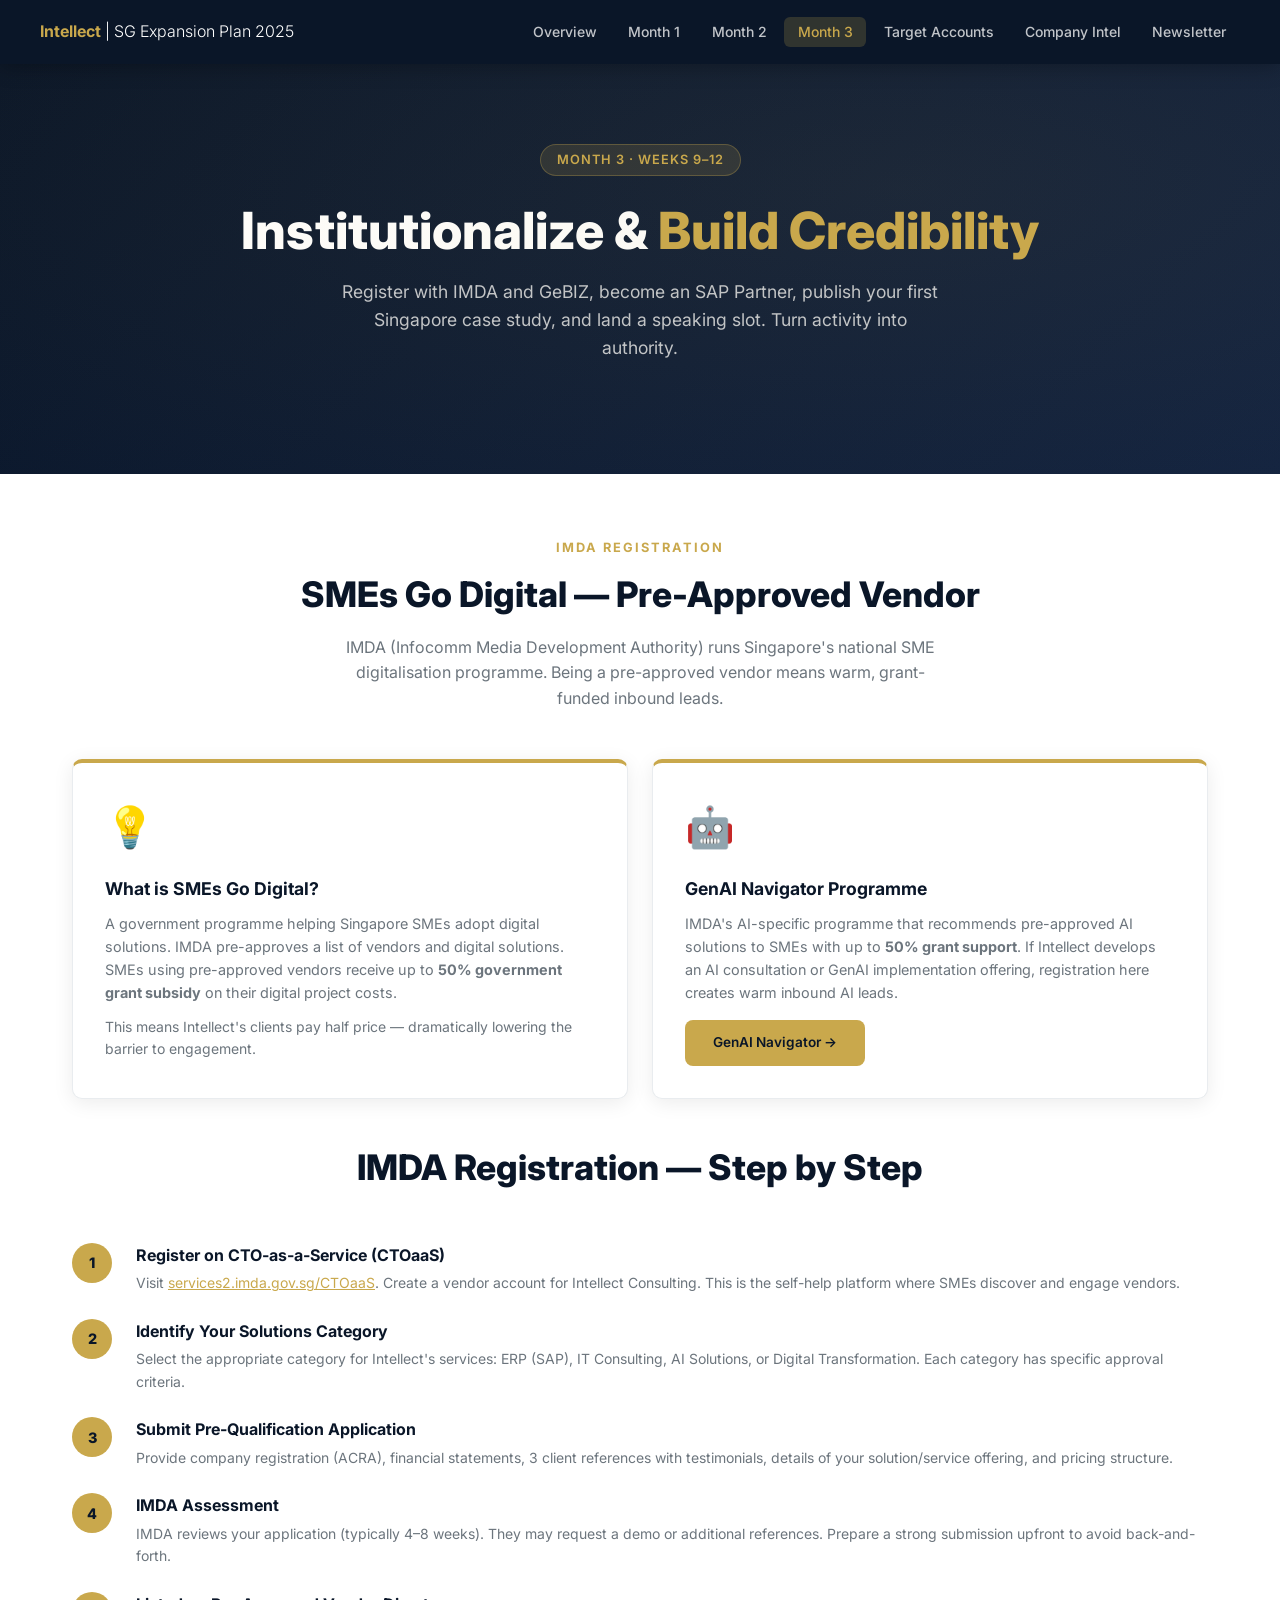
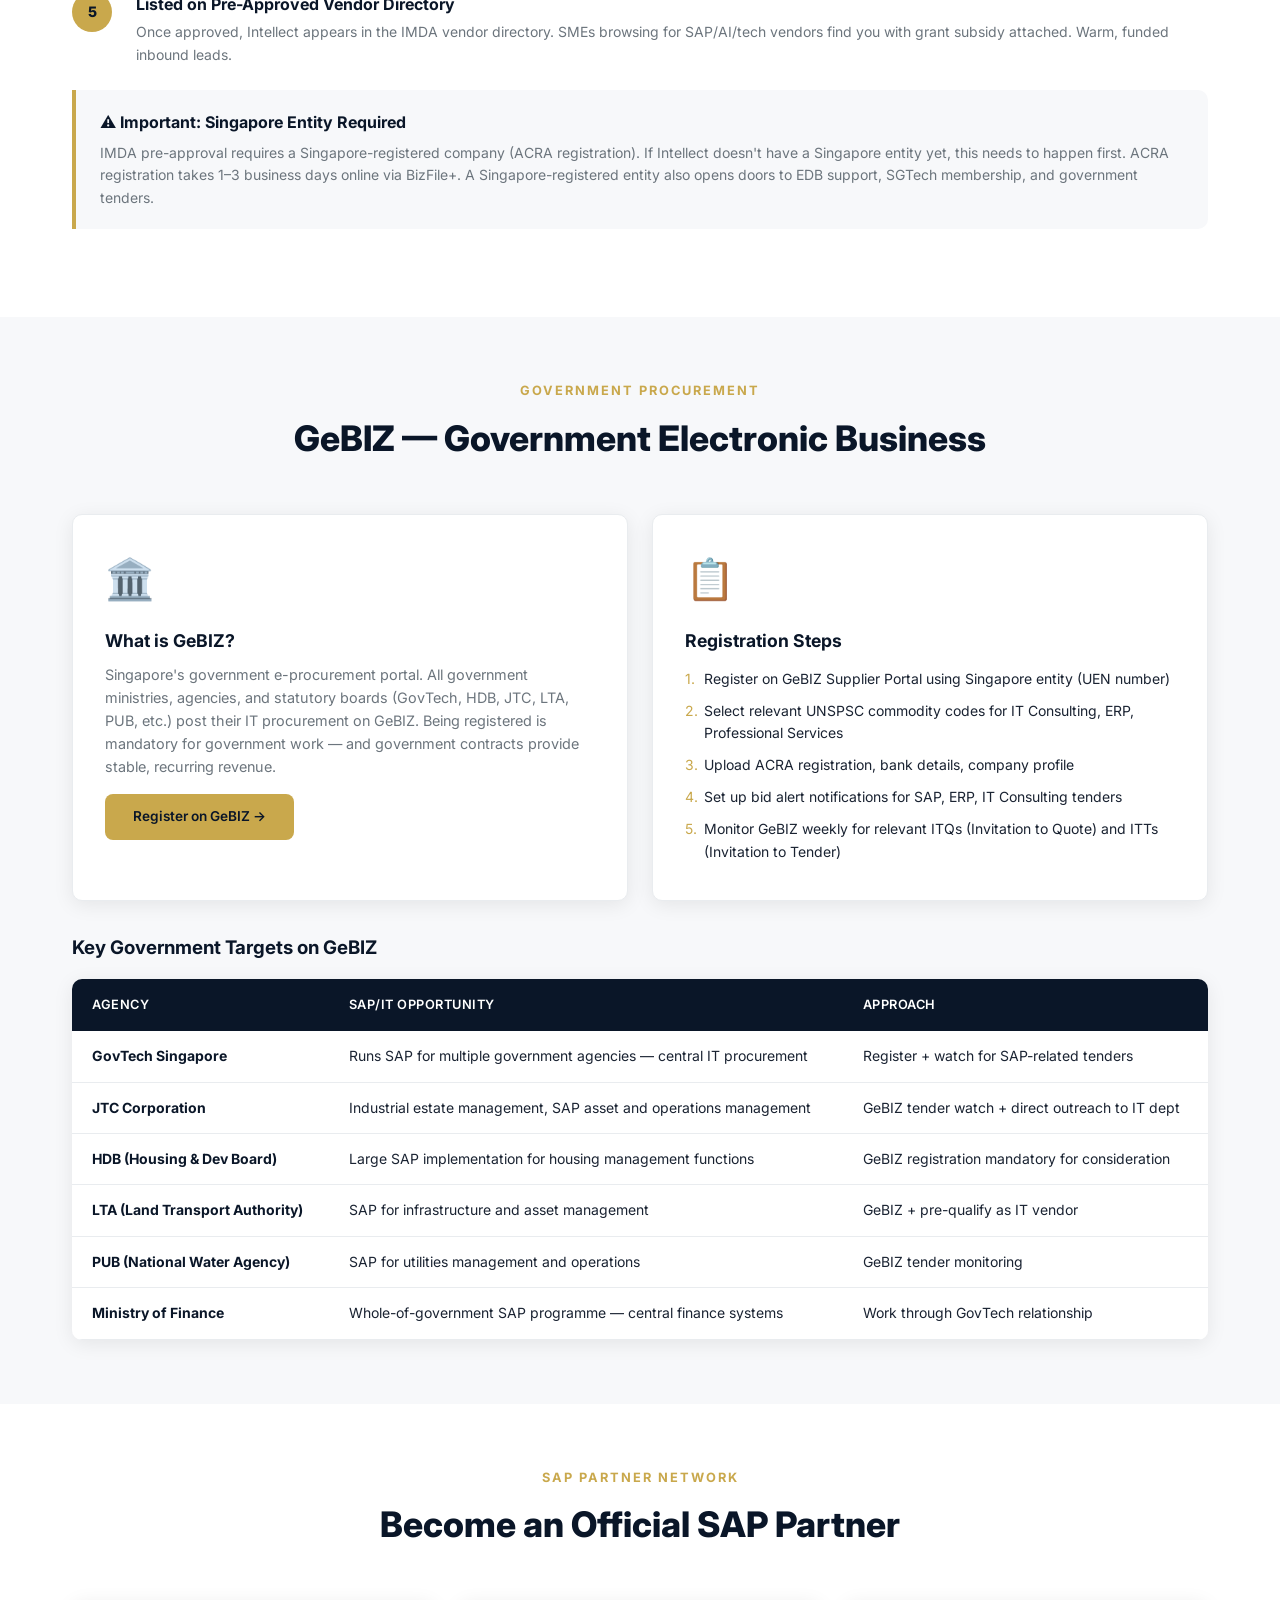
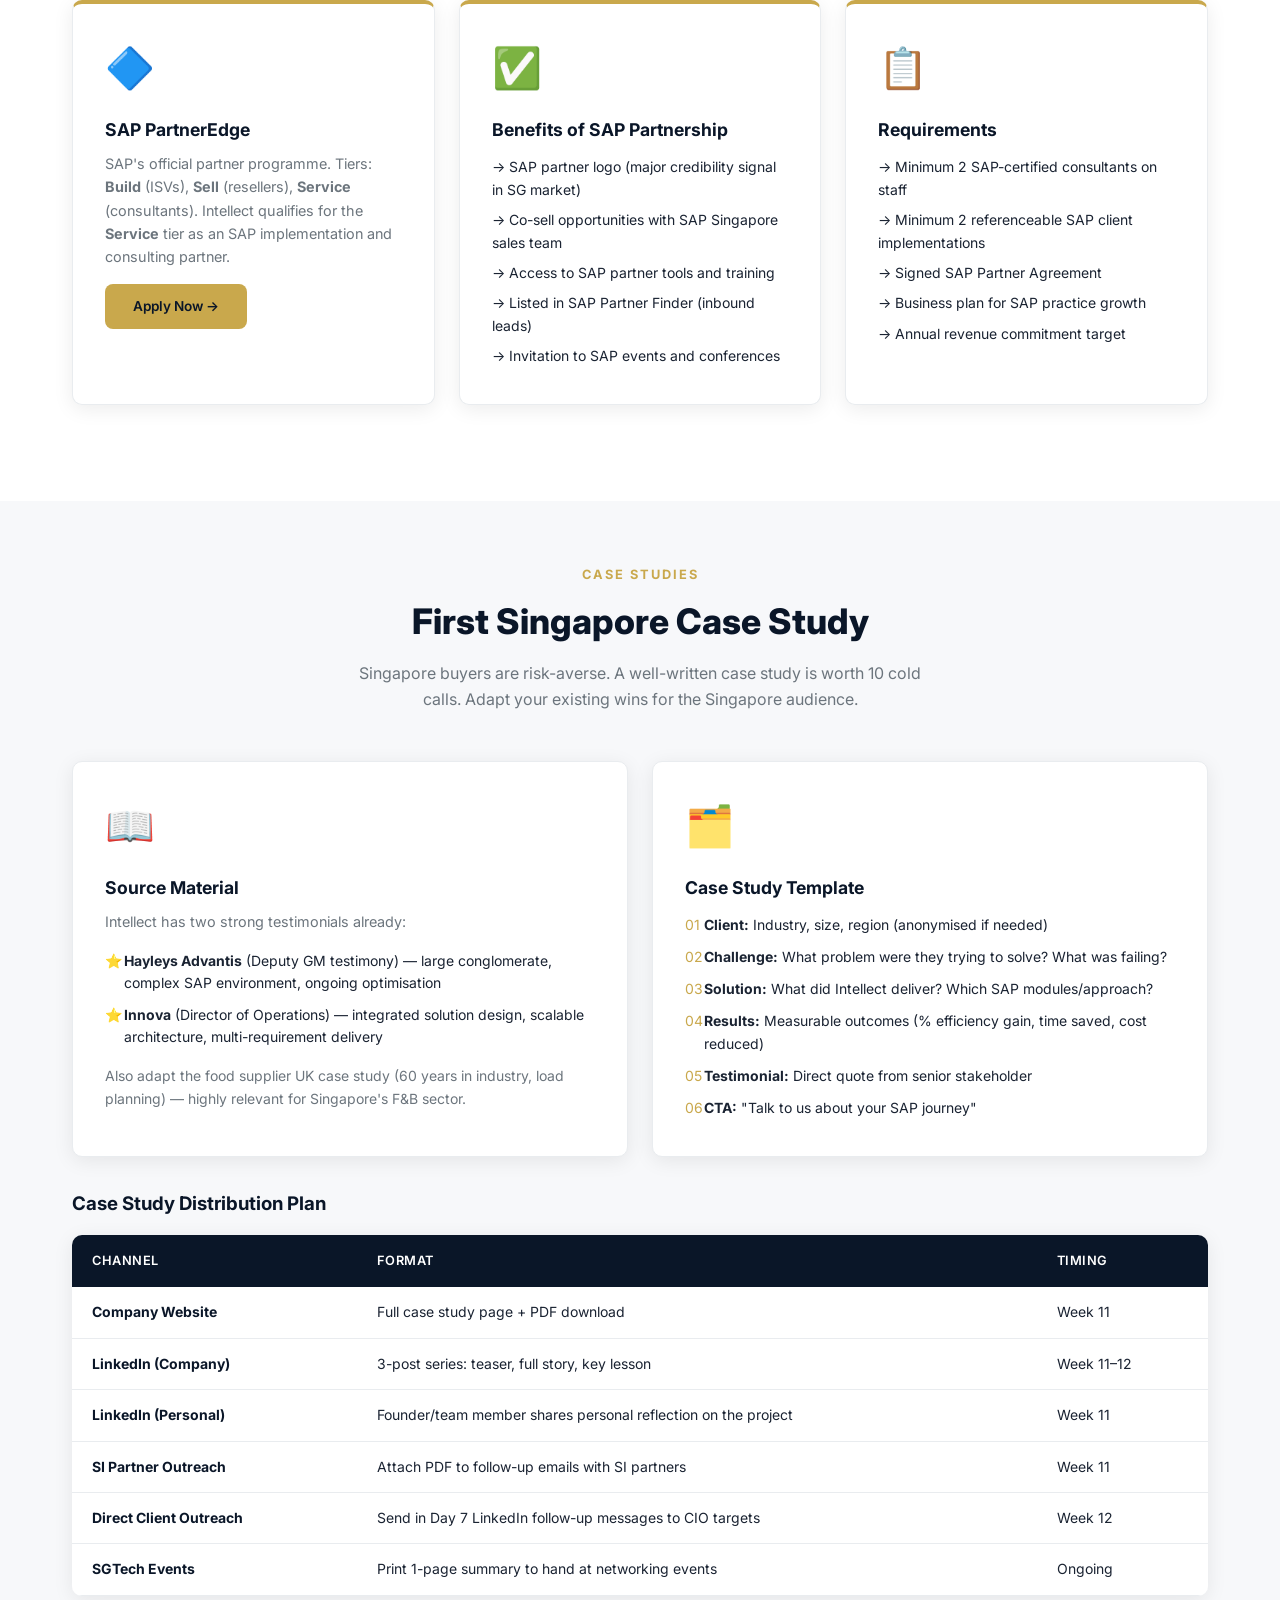
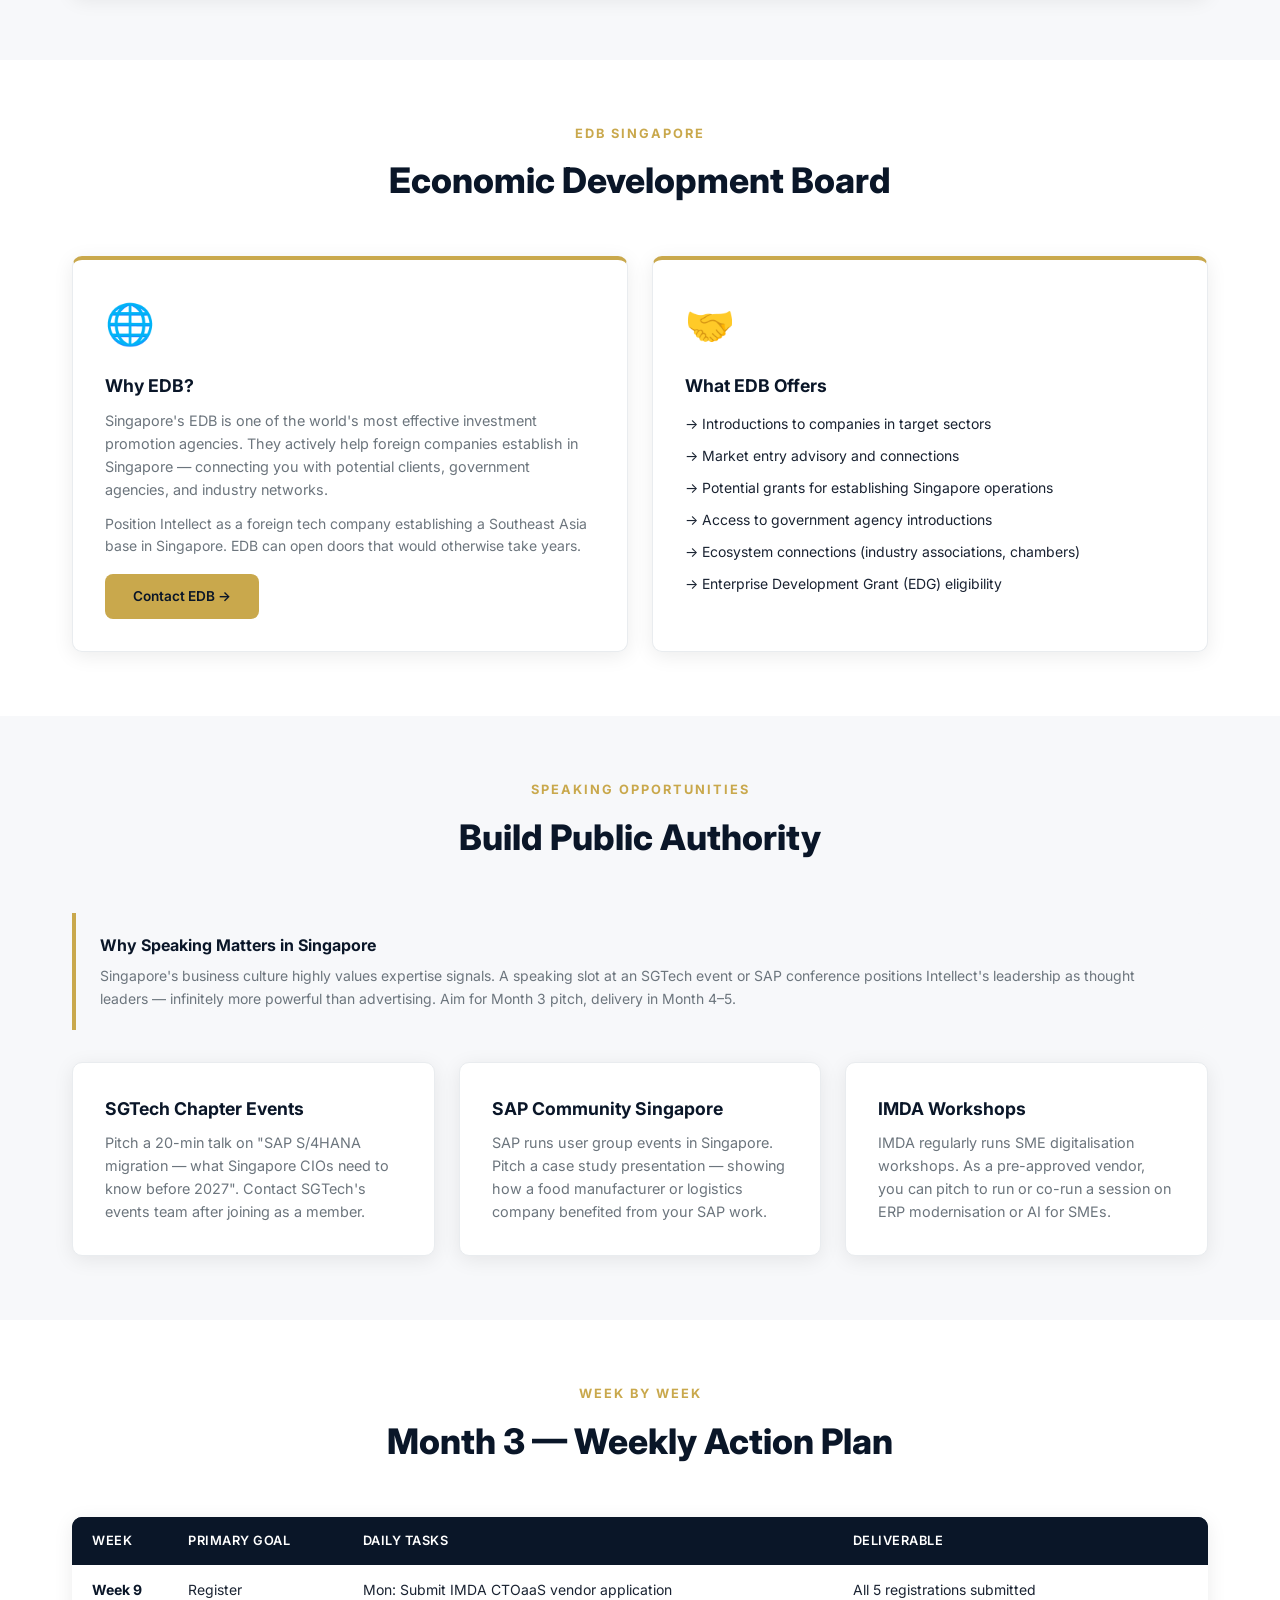
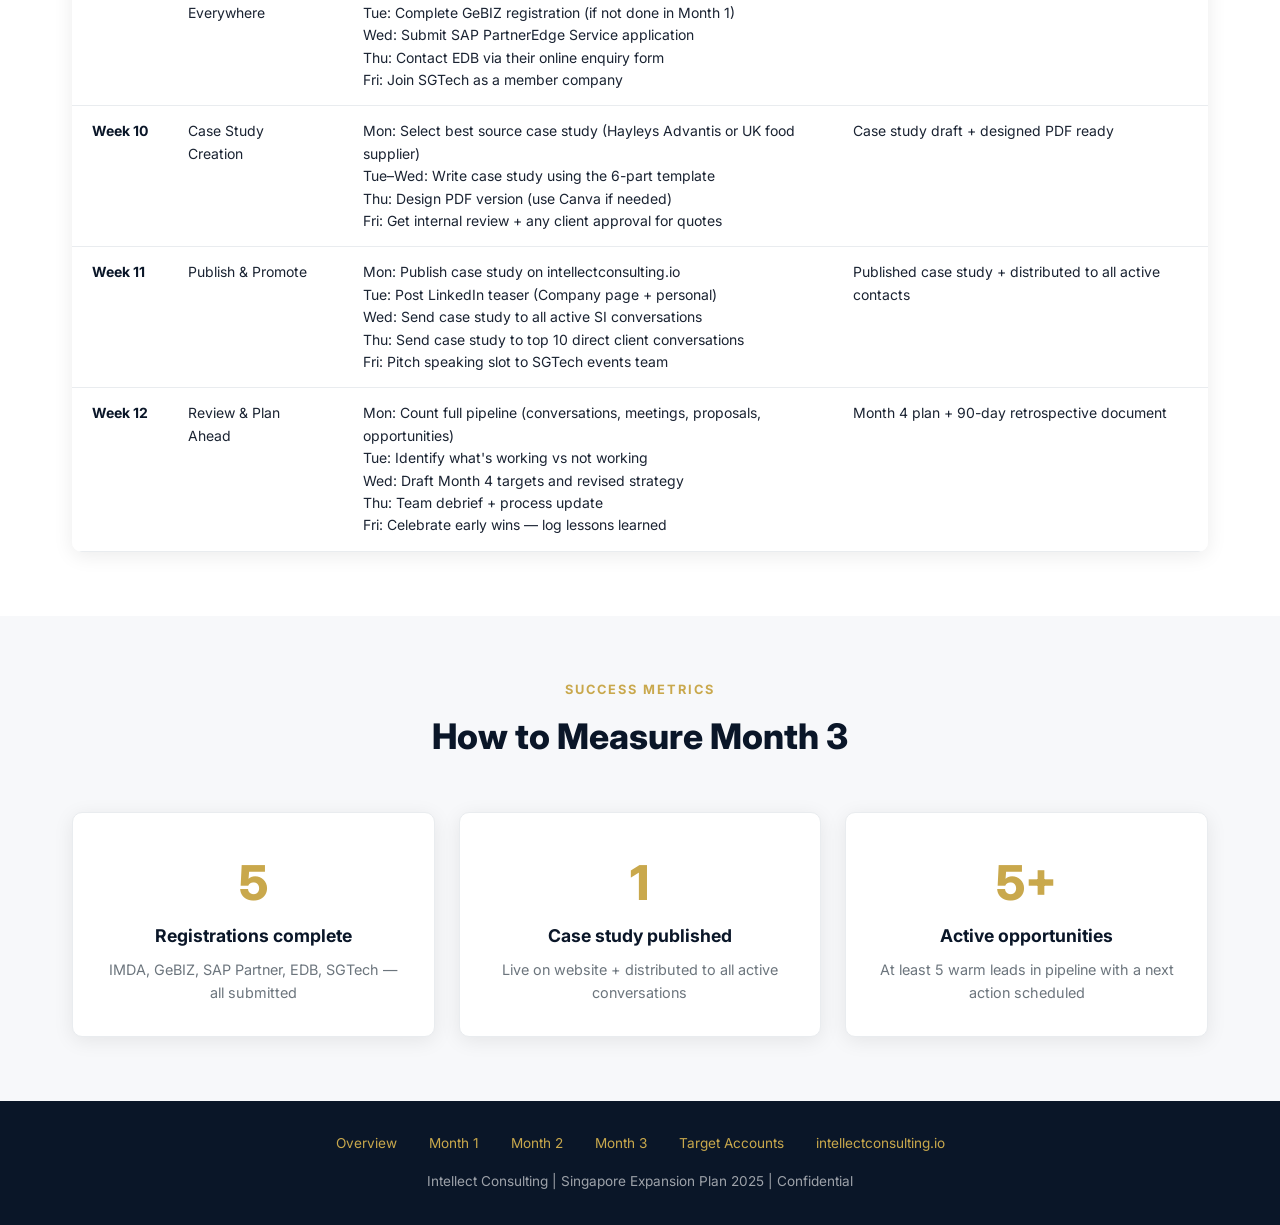
<file: month3.html>
<!DOCTYPE html>
<html lang="en">
<head>
<meta charset="UTF-8">
<meta name="viewport" content="width=device-width, initial-scale=1.0">
<title>Month 3 — Institutionalize | Intellect SG Plan</title>
<link rel="stylesheet" href="style.css">
</head>
<body>

<nav>
  <div class="nav-inner">
    <a class="nav-logo" href="index.html">Intellect <span>| SG Expansion Plan 2025</span></a>
    <ul class="nav-links" id="navLinks">
      <li><a href="index.html">Overview</a></li>
      <li><a href="month1.html">Month 1</a></li>
      <li><a href="month2.html">Month 2</a></li>
      <li><a href="month3.html" class="active">Month 3</a></li>
      <li><a href="targets.html">Target Accounts</a></li>
      <li><a href="companies/index.html">Company Intel</a></li>
      <li><a href="newsletter.html">Newsletter</a></li>
    </ul>
    <div class="hamburger" onclick="toggleNav()">☰</div>
  </div>
</nav>

<section class="hero">
  <div class="hero-badge">Month 3 · Weeks 9–12</div>
  <h1>Institutionalize & <span>Build Credibility</span></h1>
  <p>Register with IMDA and GeBIZ, become an SAP Partner, publish your first Singapore case study, and land a speaking slot. Turn activity into authority.</p>
</section>

<section class="section">
  <div class="container">
    <div class="section-header">
      <div class="label">IMDA Registration</div>
      <h2>SMEs Go Digital — Pre-Approved Vendor</h2>
      <p>IMDA (Infocomm Media Development Authority) runs Singapore's national SME digitalisation programme. Being a pre-approved vendor means warm, grant-funded inbound leads.</p>
    </div>
    <div class="cards-grid cards-2" style="margin-bottom:2.5rem;">
      <div class="card card-gold-top">
        <div class="card-icon">💡</div>
        <h3>What is SMEs Go Digital?</h3>
        <p>A government programme helping Singapore SMEs adopt digital solutions. IMDA pre-approves a list of vendors and digital solutions. SMEs using pre-approved vendors receive up to <strong>50% government grant subsidy</strong> on their digital project costs.</p>
        <p style="margin-top:0.75rem;font-size:0.875rem;color:var(--gray-600);">This means Intellect's clients pay half price — dramatically lowering the barrier to engagement.</p>
      </div>
      <div class="card card-gold-top">
        <div class="card-icon">🤖</div>
        <h3>GenAI Navigator Programme</h3>
        <p>IMDA's AI-specific programme that recommends pre-approved AI solutions to SMEs with up to <strong>50% grant support</strong>. If Intellect develops an AI consultation or GenAI implementation offering, registration here creates warm inbound AI leads.</p>
        <a href="https://services2.imda.gov.sg/ctoaas/genai-navigator" target="_blank" class="btn btn-gold" style="margin-top:1rem;display:inline-block;font-size:0.85rem;">GenAI Navigator →</a>
      </div>
    </div>

    <div class="section-header">
      <h2>IMDA Registration — Step by Step</h2>
    </div>
    <div class="steps">
      <div class="step">
        <div class="step-num">1</div>
        <div class="step-content">
          <h4>Register on CTO-as-a-Service (CTOaaS)</h4>
          <p>Visit <a href="https://services2.imda.gov.sg/CTOaaS" target="_blank" style="color:var(--gold);">services2.imda.gov.sg/CTOaaS</a>. Create a vendor account for Intellect Consulting. This is the self-help platform where SMEs discover and engage vendors.</p>
        </div>
      </div>
      <div class="step">
        <div class="step-num">2</div>
        <div class="step-content">
          <h4>Identify Your Solutions Category</h4>
          <p>Select the appropriate category for Intellect's services: ERP (SAP), IT Consulting, AI Solutions, or Digital Transformation. Each category has specific approval criteria.</p>
        </div>
      </div>
      <div class="step">
        <div class="step-num">3</div>
        <div class="step-content">
          <h4>Submit Pre-Qualification Application</h4>
          <p>Provide company registration (ACRA), financial statements, 3 client references with testimonials, details of your solution/service offering, and pricing structure.</p>
        </div>
      </div>
      <div class="step">
        <div class="step-num">4</div>
        <div class="step-content">
          <h4>IMDA Assessment</h4>
          <p>IMDA reviews your application (typically 4–8 weeks). They may request a demo or additional references. Prepare a strong submission upfront to avoid back-and-forth.</p>
        </div>
      </div>
      <div class="step">
        <div class="step-num">5</div>
        <div class="step-content">
          <h4>Listed on Pre-Approved Vendor Directory</h4>
          <p>Once approved, Intellect appears in the IMDA vendor directory. SMEs browsing for SAP/AI/tech vendors find you with grant subsidy attached. Warm, funded inbound leads.</p>
        </div>
      </div>
    </div>
    <div class="info-box">
      <h4>⚠️ Important: Singapore Entity Required</h4>
      <p>IMDA pre-approval requires a Singapore-registered company (ACRA registration). If Intellect doesn't have a Singapore entity yet, this needs to happen first. ACRA registration takes 1–3 business days online via BizFile+. A Singapore-registered entity also opens doors to EDB support, SGTech membership, and government tenders.</p>
    </div>
  </div>
</section>

<section class="section section-alt">
  <div class="container">
    <div class="section-header">
      <div class="label">Government Procurement</div>
      <h2>GeBIZ — Government Electronic Business</h2>
    </div>
    <div class="cards-grid cards-2" style="margin-bottom:2rem;">
      <div class="card">
        <div class="card-icon">🏛️</div>
        <h3>What is GeBIZ?</h3>
        <p>Singapore's government e-procurement portal. All government ministries, agencies, and statutory boards (GovTech, HDB, JTC, LTA, PUB, etc.) post their IT procurement on GeBIZ. Being registered is mandatory for government work — and government contracts provide stable, recurring revenue.</p>
        <a href="https://www.gebiz.gov.sg" target="_blank" class="btn btn-gold" style="margin-top:1rem;display:inline-block;font-size:0.85rem;">Register on GeBIZ →</a>
      </div>
      <div class="card">
        <div class="card-icon">📋</div>
        <h3>Registration Steps</h3>
        <ul style="list-style:none;margin-top:0.5rem;">
          <li style="padding:0.3rem 0;font-size:0.875rem;padding-left:1.2rem;position:relative;"><span style="position:absolute;left:0;color:var(--gold);">1.</span> Register on GeBIZ Supplier Portal using Singapore entity (UEN number)</li>
          <li style="padding:0.3rem 0;font-size:0.875rem;padding-left:1.2rem;position:relative;"><span style="position:absolute;left:0;color:var(--gold);">2.</span> Select relevant UNSPSC commodity codes for IT Consulting, ERP, Professional Services</li>
          <li style="padding:0.3rem 0;font-size:0.875rem;padding-left:1.2rem;position:relative;"><span style="position:absolute;left:0;color:var(--gold);">3.</span> Upload ACRA registration, bank details, company profile</li>
          <li style="padding:0.3rem 0;font-size:0.875rem;padding-left:1.2rem;position:relative;"><span style="position:absolute;left:0;color:var(--gold);">4.</span> Set up bid alert notifications for SAP, ERP, IT Consulting tenders</li>
          <li style="padding:0.3rem 0;font-size:0.875rem;padding-left:1.2rem;position:relative;"><span style="position:absolute;left:0;color:var(--gold);">5.</span> Monitor GeBIZ weekly for relevant ITQs (Invitation to Quote) and ITTs (Invitation to Tender)</li>
        </ul>
      </div>
    </div>
    <h3 style="color:var(--navy);margin-bottom:1rem;">Key Government Targets on GeBIZ</h3>
    <div class="table-wrap">
      <table>
        <thead><tr><th>Agency</th><th>SAP/IT Opportunity</th><th>Approach</th></tr></thead>
        <tbody>
          <tr><td class="td-company">GovTech Singapore</td><td>Runs SAP for multiple government agencies — central IT procurement</td><td>Register + watch for SAP-related tenders</td></tr>
          <tr><td class="td-company">JTC Corporation</td><td>Industrial estate management, SAP asset and operations management</td><td>GeBIZ tender watch + direct outreach to IT dept</td></tr>
          <tr><td class="td-company">HDB (Housing & Dev Board)</td><td>Large SAP implementation for housing management functions</td><td>GeBIZ registration mandatory for consideration</td></tr>
          <tr><td class="td-company">LTA (Land Transport Authority)</td><td>SAP for infrastructure and asset management</td><td>GeBIZ + pre-qualify as IT vendor</td></tr>
          <tr><td class="td-company">PUB (National Water Agency)</td><td>SAP for utilities management and operations</td><td>GeBIZ tender monitoring</td></tr>
          <tr><td class="td-company">Ministry of Finance</td><td>Whole-of-government SAP programme — central finance systems</td><td>Work through GovTech relationship</td></tr>
        </tbody>
      </table>
    </div>
  </div>
</section>

<section class="section">
  <div class="container">
    <div class="section-header">
      <div class="label">SAP Partner Network</div>
      <h2>Become an Official SAP Partner</h2>
    </div>
    <div class="cards-grid cards-3" style="margin-bottom:2rem;">
      <div class="card card-gold-top">
        <div class="card-icon">🔷</div>
        <h3>SAP PartnerEdge</h3>
        <p>SAP's official partner programme. Tiers: <strong>Build</strong> (ISVs), <strong>Sell</strong> (resellers), <strong>Service</strong> (consultants). Intellect qualifies for the <strong>Service</strong> tier as an SAP implementation and consulting partner.</p>
        <a href="https://partneredge.sap.com" target="_blank" class="btn btn-gold" style="margin-top:1rem;display:inline-block;font-size:0.85rem;">Apply Now →</a>
      </div>
      <div class="card card-gold-top">
        <div class="card-icon">✅</div>
        <h3>Benefits of SAP Partnership</h3>
        <ul style="list-style:none;margin-top:0.5rem;">
          <li style="padding:0.25rem 0;font-size:0.875rem;">→ SAP partner logo (major credibility signal in SG market)</li>
          <li style="padding:0.25rem 0;font-size:0.875rem;">→ Co-sell opportunities with SAP Singapore sales team</li>
          <li style="padding:0.25rem 0;font-size:0.875rem;">→ Access to SAP partner tools and training</li>
          <li style="padding:0.25rem 0;font-size:0.875rem;">→ Listed in SAP Partner Finder (inbound leads)</li>
          <li style="padding:0.25rem 0;font-size:0.875rem;">→ Invitation to SAP events and conferences</li>
        </ul>
      </div>
      <div class="card card-gold-top">
        <div class="card-icon">📋</div>
        <h3>Requirements</h3>
        <ul style="list-style:none;margin-top:0.5rem;">
          <li style="padding:0.25rem 0;font-size:0.875rem;">→ Minimum 2 SAP-certified consultants on staff</li>
          <li style="padding:0.25rem 0;font-size:0.875rem;">→ Minimum 2 referenceable SAP client implementations</li>
          <li style="padding:0.25rem 0;font-size:0.875rem;">→ Signed SAP Partner Agreement</li>
          <li style="padding:0.25rem 0;font-size:0.875rem;">→ Business plan for SAP practice growth</li>
          <li style="padding:0.25rem 0;font-size:0.875rem;">→ Annual revenue commitment target</li>
        </ul>
      </div>
    </div>
  </div>
</section>

<section class="section section-alt">
  <div class="container">
    <div class="section-header">
      <div class="label">Case Studies</div>
      <h2>First Singapore Case Study</h2>
      <p>Singapore buyers are risk-averse. A well-written case study is worth 10 cold calls. Adapt your existing wins for the Singapore audience.</p>
    </div>
    <div class="cards-grid cards-2" style="margin-bottom:2rem;">
      <div class="card">
        <div class="card-icon">📖</div>
        <h3>Source Material</h3>
        <p>Intellect has two strong testimonials already:</p>
        <ul style="list-style:none;margin-top:0.75rem;">
          <li style="padding:0.3rem 0 0.3rem 1.2rem;position:relative;font-size:0.875rem;"><span style="position:absolute;left:0;color:var(--gold);">⭐</span> <strong>Hayleys Advantis</strong> (Deputy GM testimony) — large conglomerate, complex SAP environment, ongoing optimisation</li>
          <li style="padding:0.3rem 0 0.3rem 1.2rem;position:relative;font-size:0.875rem;"><span style="position:absolute;left:0;color:var(--gold);">⭐</span> <strong>Innova</strong> (Director of Operations) — integrated solution design, scalable architecture, multi-requirement delivery</li>
        </ul>
        <p style="margin-top:0.75rem;font-size:0.875rem;color:var(--gray-600);">Also adapt the food supplier UK case study (60 years in industry, load planning) — highly relevant for Singapore's F&B sector.</p>
      </div>
      <div class="card">
        <div class="card-icon">🗂️</div>
        <h3>Case Study Template</h3>
        <ul style="list-style:none;margin-top:0.5rem;">
          <li style="padding:0.3rem 0 0.3rem 1.2rem;position:relative;font-size:0.875rem;"><span style="position:absolute;left:0;color:var(--gold);">01</span> <strong>Client:</strong> Industry, size, region (anonymised if needed)</li>
          <li style="padding:0.3rem 0 0.3rem 1.2rem;position:relative;font-size:0.875rem;"><span style="position:absolute;left:0;color:var(--gold);">02</span> <strong>Challenge:</strong> What problem were they trying to solve? What was failing?</li>
          <li style="padding:0.3rem 0 0.3rem 1.2rem;position:relative;font-size:0.875rem;"><span style="position:absolute;left:0;color:var(--gold);">03</span> <strong>Solution:</strong> What did Intellect deliver? Which SAP modules/approach?</li>
          <li style="padding:0.3rem 0 0.3rem 1.2rem;position:relative;font-size:0.875rem;"><span style="position:absolute;left:0;color:var(--gold);">04</span> <strong>Results:</strong> Measurable outcomes (% efficiency gain, time saved, cost reduced)</li>
          <li style="padding:0.3rem 0 0.3rem 1.2rem;position:relative;font-size:0.875rem;"><span style="position:absolute;left:0;color:var(--gold);">05</span> <strong>Testimonial:</strong> Direct quote from senior stakeholder</li>
          <li style="padding:0.3rem 0 0.3rem 1.2rem;position:relative;font-size:0.875rem;"><span style="position:absolute;left:0;color:var(--gold);">06</span> <strong>CTA:</strong> "Talk to us about your SAP journey"</li>
        </ul>
      </div>
    </div>
    <h3 style="color:var(--navy);margin-bottom:1rem;">Case Study Distribution Plan</h3>
    <div class="table-wrap">
      <table>
        <thead><tr><th>Channel</th><th>Format</th><th>Timing</th></tr></thead>
        <tbody>
          <tr><td class="td-company">Company Website</td><td>Full case study page + PDF download</td><td>Week 11</td></tr>
          <tr><td class="td-company">LinkedIn (Company)</td><td>3-post series: teaser, full story, key lesson</td><td>Week 11–12</td></tr>
          <tr><td class="td-company">LinkedIn (Personal)</td><td>Founder/team member shares personal reflection on the project</td><td>Week 11</td></tr>
          <tr><td class="td-company">SI Partner Outreach</td><td>Attach PDF to follow-up emails with SI partners</td><td>Week 11</td></tr>
          <tr><td class="td-company">Direct Client Outreach</td><td>Send in Day 7 LinkedIn follow-up messages to CIO targets</td><td>Week 12</td></tr>
          <tr><td class="td-company">SGTech Events</td><td>Print 1-page summary to hand at networking events</td><td>Ongoing</td></tr>
        </tbody>
      </table>
    </div>
  </div>
</section>

<section class="section">
  <div class="container">
    <div class="section-header">
      <div class="label">EDB Singapore</div>
      <h2>Economic Development Board</h2>
    </div>
    <div class="cards-grid cards-2">
      <div class="card card-gold-top">
        <div class="card-icon">🌐</div>
        <h3>Why EDB?</h3>
        <p>Singapore's EDB is one of the world's most effective investment promotion agencies. They actively help foreign companies establish in Singapore — connecting you with potential clients, government agencies, and industry networks.</p>
        <p style="margin-top:0.75rem;font-size:0.875rem;color:var(--gray-600);">Position Intellect as a foreign tech company establishing a Southeast Asia base in Singapore. EDB can open doors that would otherwise take years.</p>
        <a href="https://www.edb.gov.sg/en/setting-up-in-singapore.html" target="_blank" class="btn btn-gold" style="margin-top:1rem;display:inline-block;font-size:0.85rem;">Contact EDB →</a>
      </div>
      <div class="card card-gold-top">
        <div class="card-icon">🤝</div>
        <h3>What EDB Offers</h3>
        <ul style="list-style:none;margin-top:0.5rem;">
          <li style="padding:0.3rem 0;font-size:0.875rem;">→ Introductions to companies in target sectors</li>
          <li style="padding:0.3rem 0;font-size:0.875rem;">→ Market entry advisory and connections</li>
          <li style="padding:0.3rem 0;font-size:0.875rem;">→ Potential grants for establishing Singapore operations</li>
          <li style="padding:0.3rem 0;font-size:0.875rem;">→ Access to government agency introductions</li>
          <li style="padding:0.3rem 0;font-size:0.875rem;">→ Ecosystem connections (industry associations, chambers)</li>
          <li style="padding:0.3rem 0;font-size:0.875rem;">→ Enterprise Development Grant (EDG) eligibility</li>
        </ul>
      </div>
    </div>
  </div>
</section>

<section class="section section-alt">
  <div class="container">
    <div class="section-header">
      <div class="label">Speaking Opportunities</div>
      <h2>Build Public Authority</h2>
    </div>
    <div class="info-box">
      <h4>Why Speaking Matters in Singapore</h4>
      <p>Singapore's business culture highly values expertise signals. A speaking slot at an SGTech event or SAP conference positions Intellect's leadership as thought leaders — infinitely more powerful than advertising. Aim for Month 3 pitch, delivery in Month 4–5.</p>
    </div>
    <div class="cards-grid cards-3" style="margin-top:2rem;">
      <div class="card">
        <h3>SGTech Chapter Events</h3>
        <p>Pitch a 20-min talk on "SAP S/4HANA migration — what Singapore CIOs need to know before 2027". Contact SGTech's events team after joining as a member.</p>
      </div>
      <div class="card">
        <h3>SAP Community Singapore</h3>
        <p>SAP runs user group events in Singapore. Pitch a case study presentation — showing how a food manufacturer or logistics company benefited from your SAP work.</p>
      </div>
      <div class="card">
        <h3>IMDA Workshops</h3>
        <p>IMDA regularly runs SME digitalisation workshops. As a pre-approved vendor, you can pitch to run or co-run a session on ERP modernisation or AI for SMEs.</p>
      </div>
    </div>
  </div>
</section>

<section class="section">
  <div class="container">
    <div class="section-header">
      <div class="label">Week by Week</div>
      <h2>Month 3 — Weekly Action Plan</h2>
    </div>
    <div class="table-wrap">
      <table class="week-table">
        <thead><tr><th>Week</th><th>Primary Goal</th><th>Daily Tasks</th><th>Deliverable</th></tr></thead>
        <tbody>
          <tr>
            <td class="week-num">Week 9</td>
            <td>Register Everywhere</td>
            <td>Mon: Submit IMDA CTOaaS vendor application<br>Tue: Complete GeBIZ registration (if not done in Month 1)<br>Wed: Submit SAP PartnerEdge Service application<br>Thu: Contact EDB via their online enquiry form<br>Fri: Join SGTech as a member company</td>
            <td>All 5 registrations submitted</td>
          </tr>
          <tr>
            <td class="week-num">Week 10</td>
            <td>Case Study Creation</td>
            <td>Mon: Select best source case study (Hayleys Advantis or UK food supplier)<br>Tue–Wed: Write case study using the 6-part template<br>Thu: Design PDF version (use Canva if needed)<br>Fri: Get internal review + any client approval for quotes</td>
            <td>Case study draft + designed PDF ready</td>
          </tr>
          <tr>
            <td class="week-num">Week 11</td>
            <td>Publish & Promote</td>
            <td>Mon: Publish case study on intellectconsulting.io<br>Tue: Post LinkedIn teaser (Company page + personal)<br>Wed: Send case study to all active SI conversations<br>Thu: Send case study to top 10 direct client conversations<br>Fri: Pitch speaking slot to SGTech events team</td>
            <td>Published case study + distributed to all active contacts</td>
          </tr>
          <tr>
            <td class="week-num">Week 12</td>
            <td>Review & Plan Ahead</td>
            <td>Mon: Count full pipeline (conversations, meetings, proposals, opportunities)<br>Tue: Identify what's working vs not working<br>Wed: Draft Month 4 targets and revised strategy<br>Thu: Team debrief + process update<br>Fri: Celebrate early wins — log lessons learned</td>
            <td>Month 4 plan + 90-day retrospective document</td>
          </tr>
        </tbody>
      </table>
    </div>
  </div>
</section>

<section class="section section-alt">
  <div class="container">
    <div class="section-header"><div class="label">Success Metrics</div><h2>How to Measure Month 3</h2></div>
    <div class="cards-grid cards-3">
      <div class="card" style="text-align:center;"><div style="font-size:3rem;font-weight:800;color:var(--gold);">5</div><h3>Registrations complete</h3><p>IMDA, GeBIZ, SAP Partner, EDB, SGTech — all submitted</p></div>
      <div class="card" style="text-align:center;"><div style="font-size:3rem;font-weight:800;color:var(--gold);">1</div><h3>Case study published</h3><p>Live on website + distributed to all active conversations</p></div>
      <div class="card" style="text-align:center;"><div style="font-size:3rem;font-weight:800;color:var(--gold);">5+</div><h3>Active opportunities</h3><p>At least 5 warm leads in pipeline with a next action scheduled</p></div>
    </div>
  </div>
</section>

<footer>
  <div class="footer-links">
    <a href="index.html">Overview</a><a href="month1.html">Month 1</a><a href="month2.html">Month 2</a><a href="month3.html">Month 3</a><a href="targets.html">Target Accounts</a><a href="https://intellectconsulting.io" target="_blank">intellectconsulting.io</a>
  </div>
  <p>Intellect Consulting | Singapore Expansion Plan 2025 | Confidential</p>
</footer>
<script>function toggleNav(){document.getElementById('navLinks').classList.toggle('open');}</script>
</body>
</html>
</file>
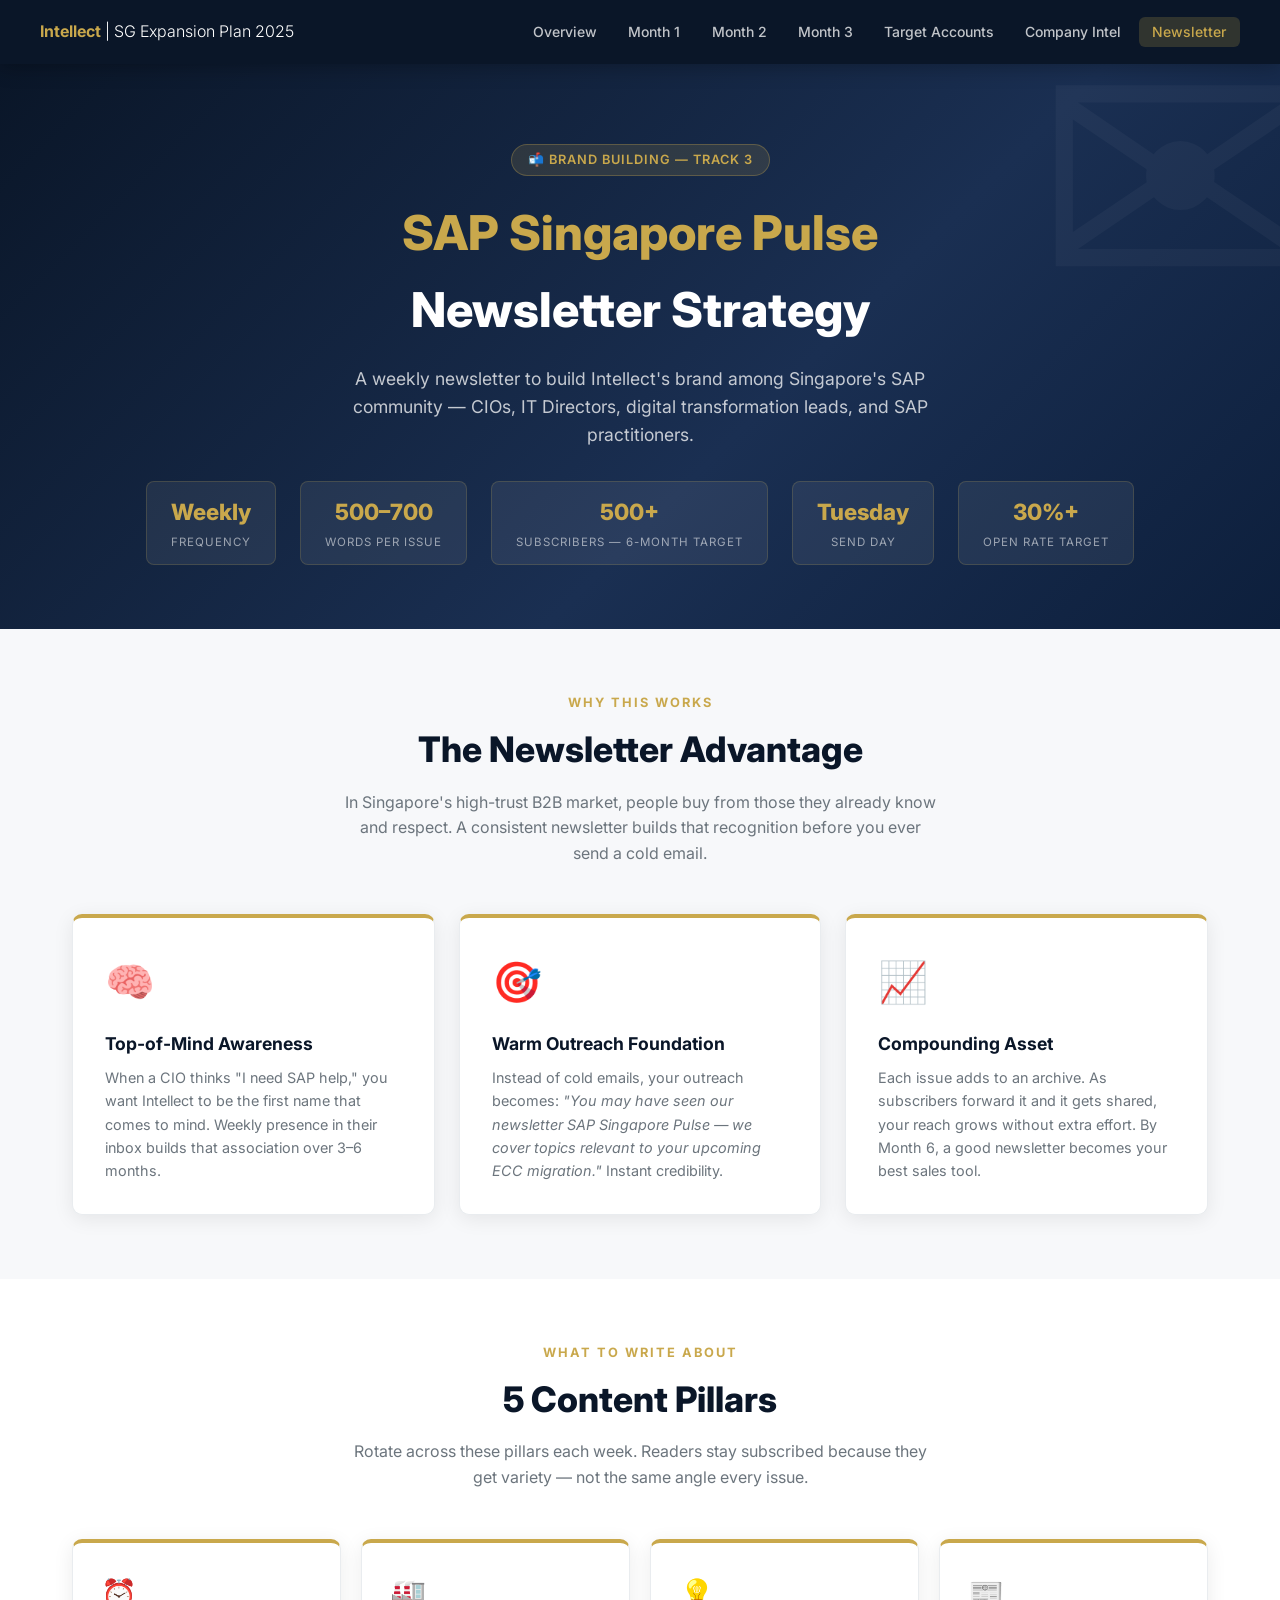
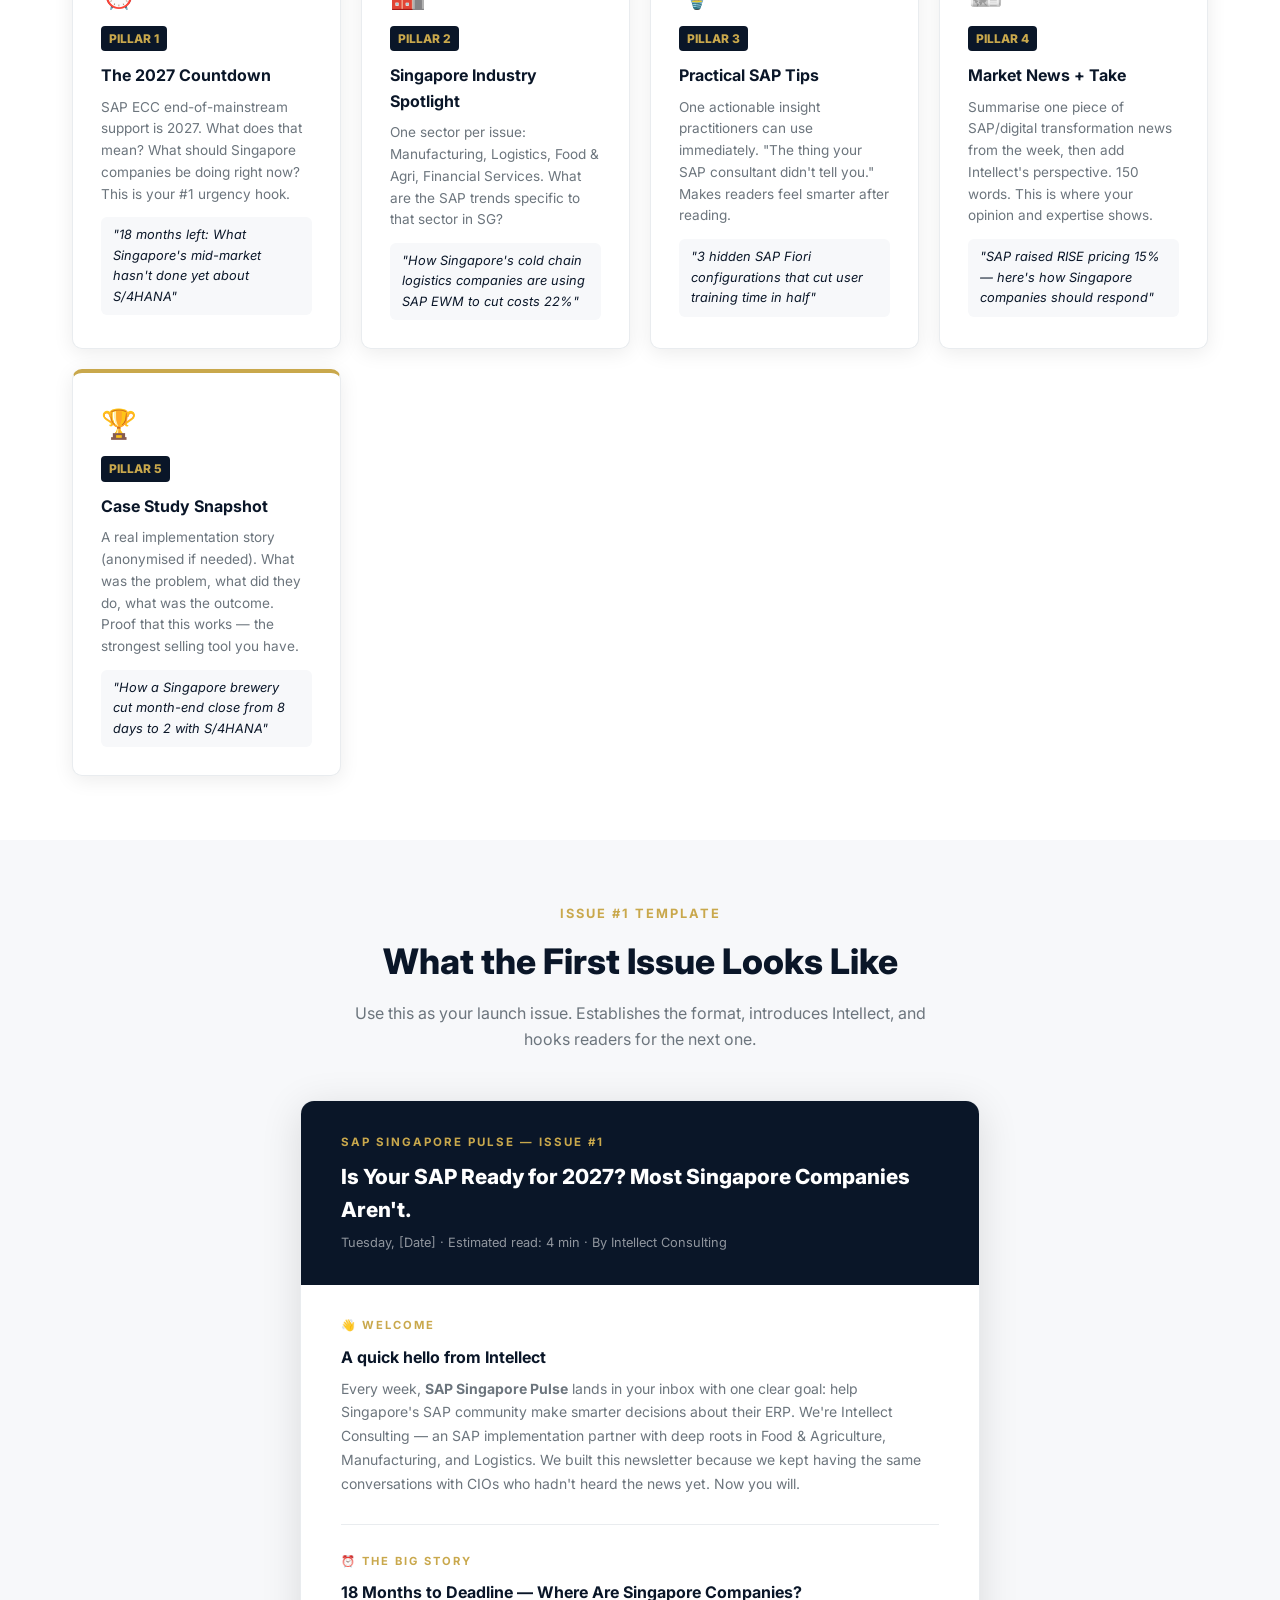
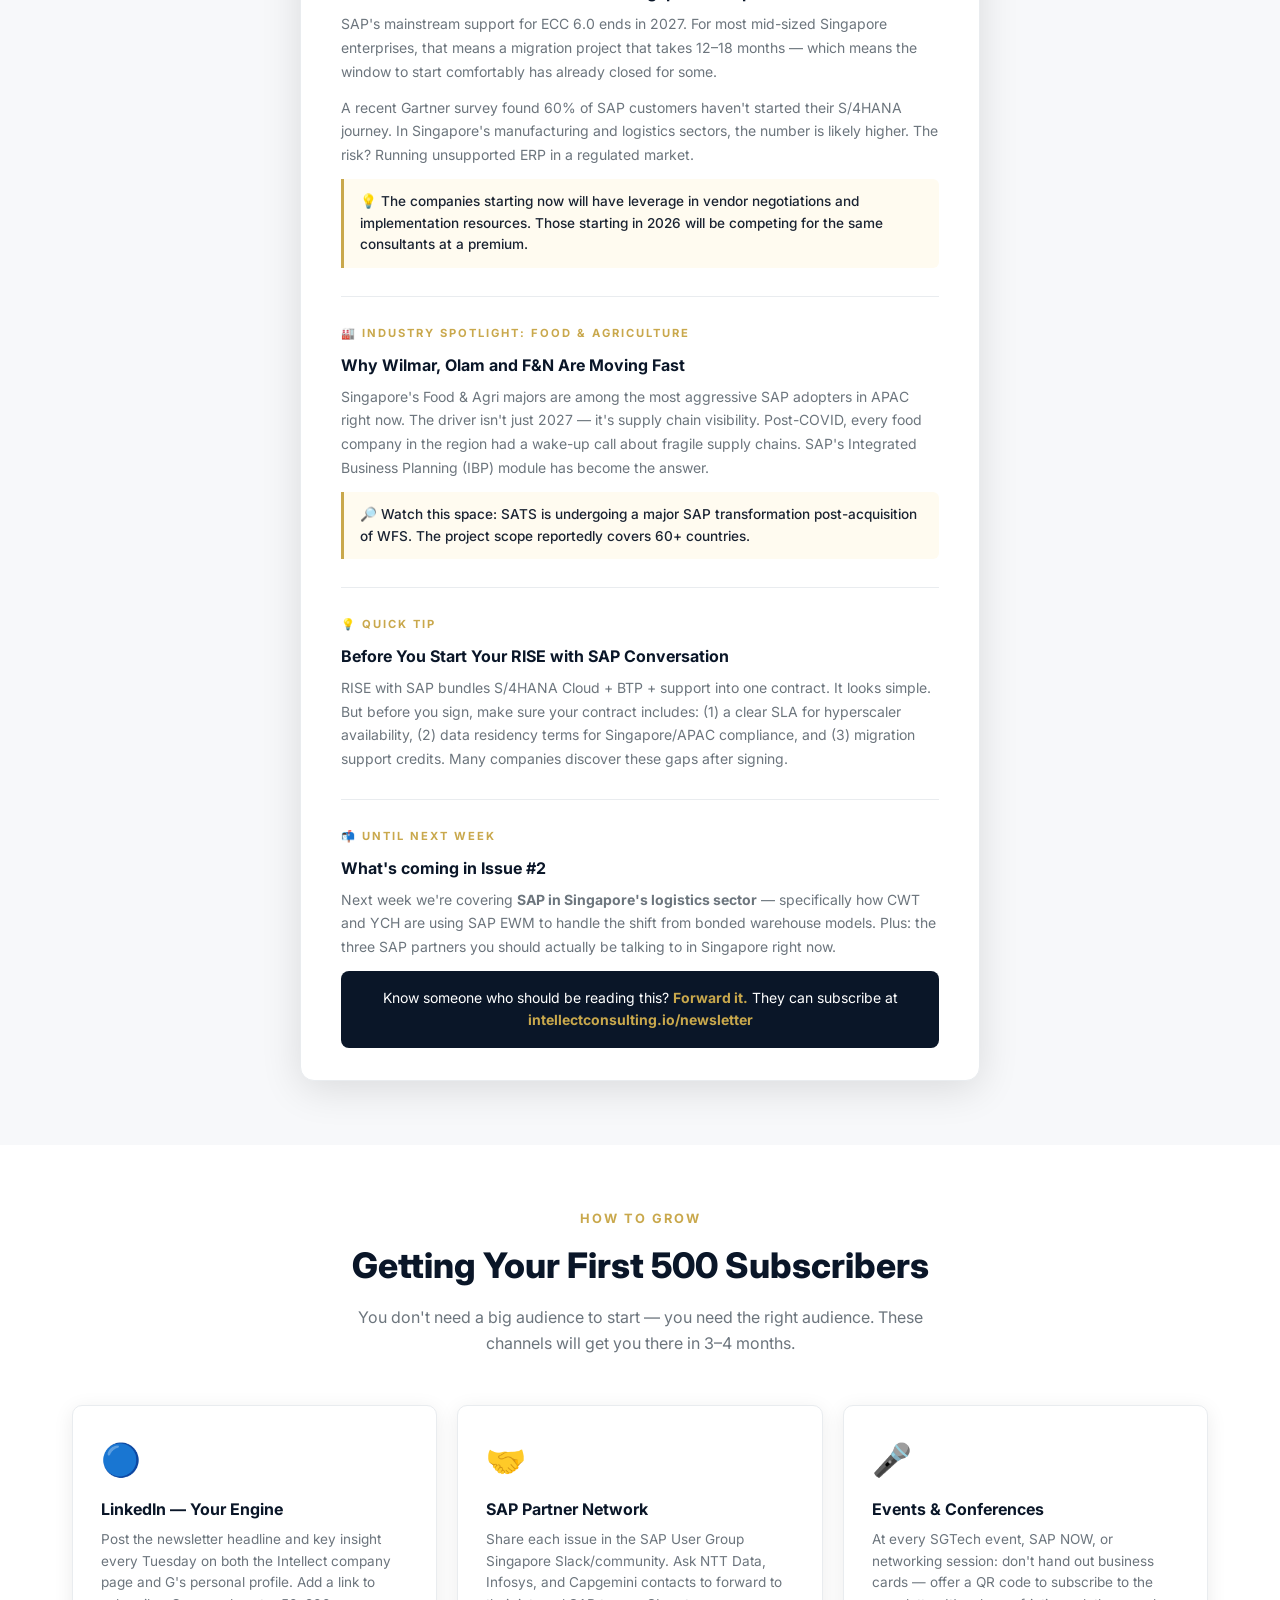
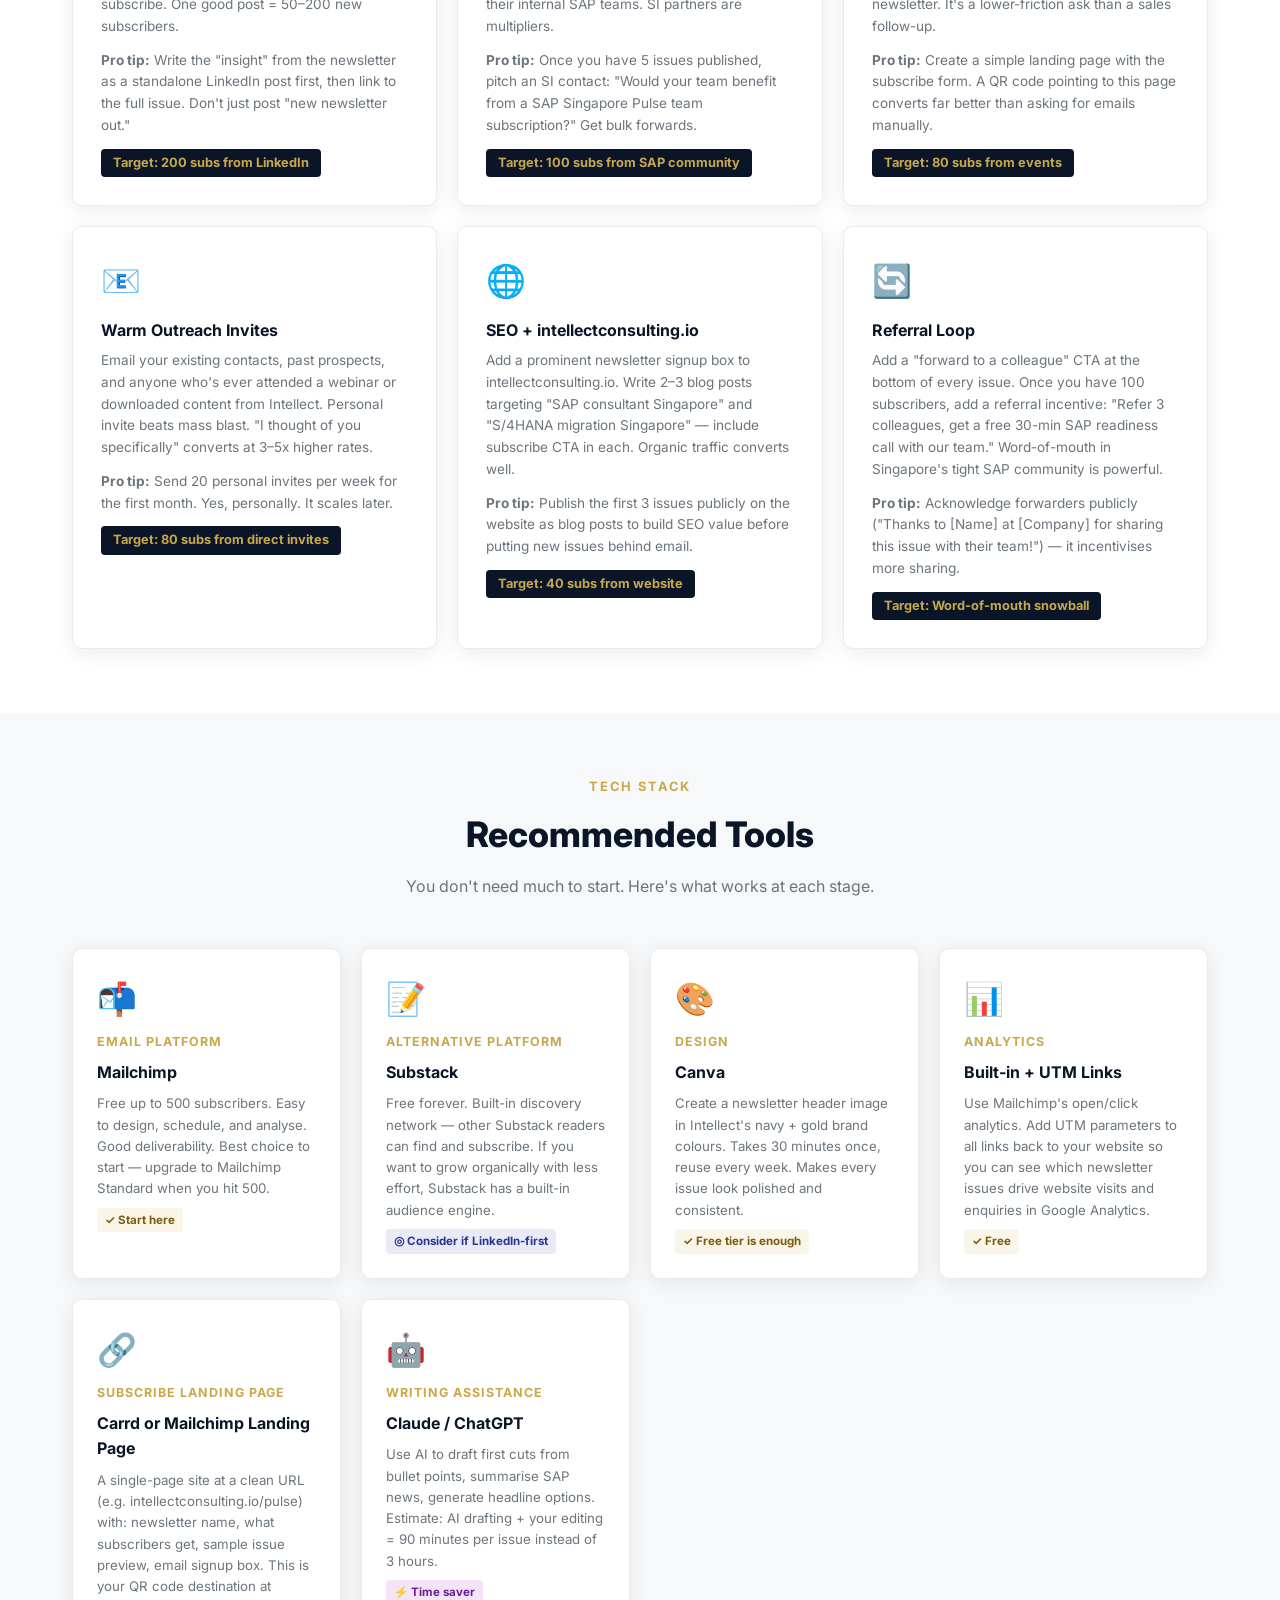
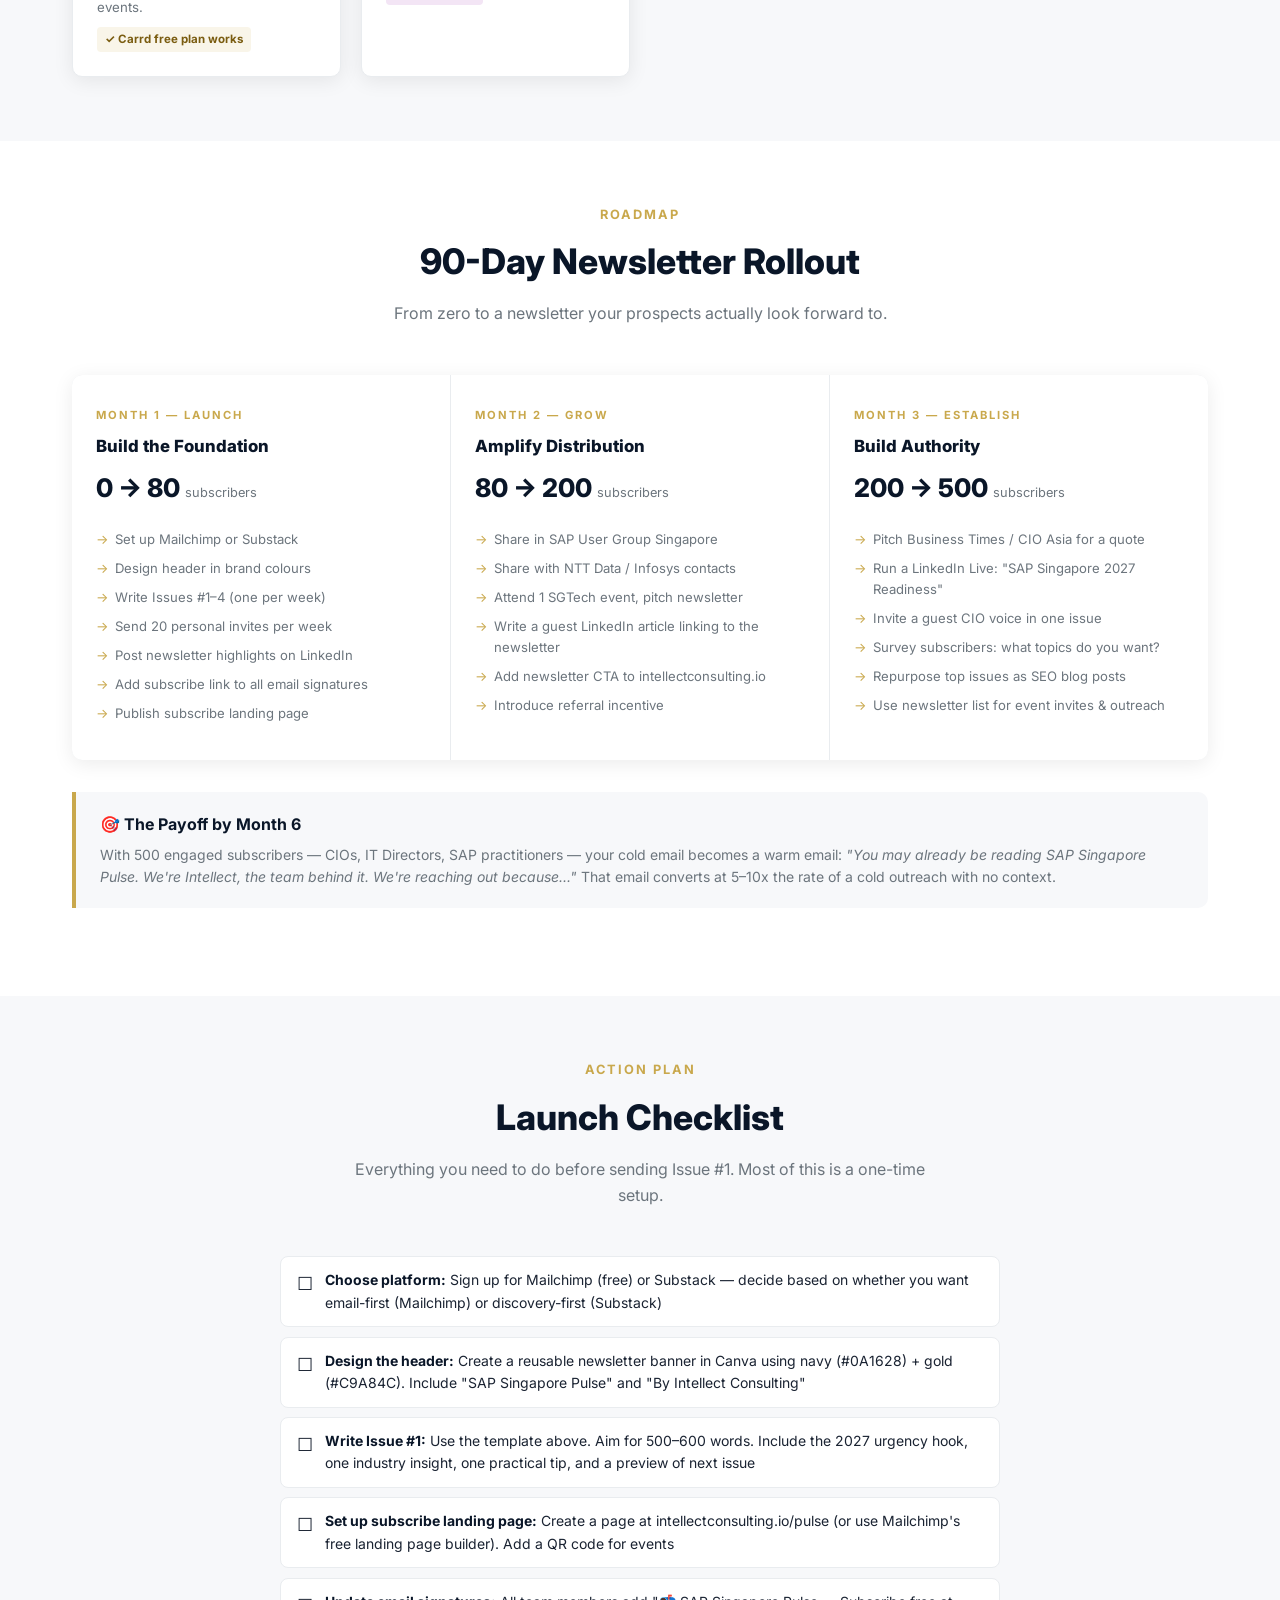
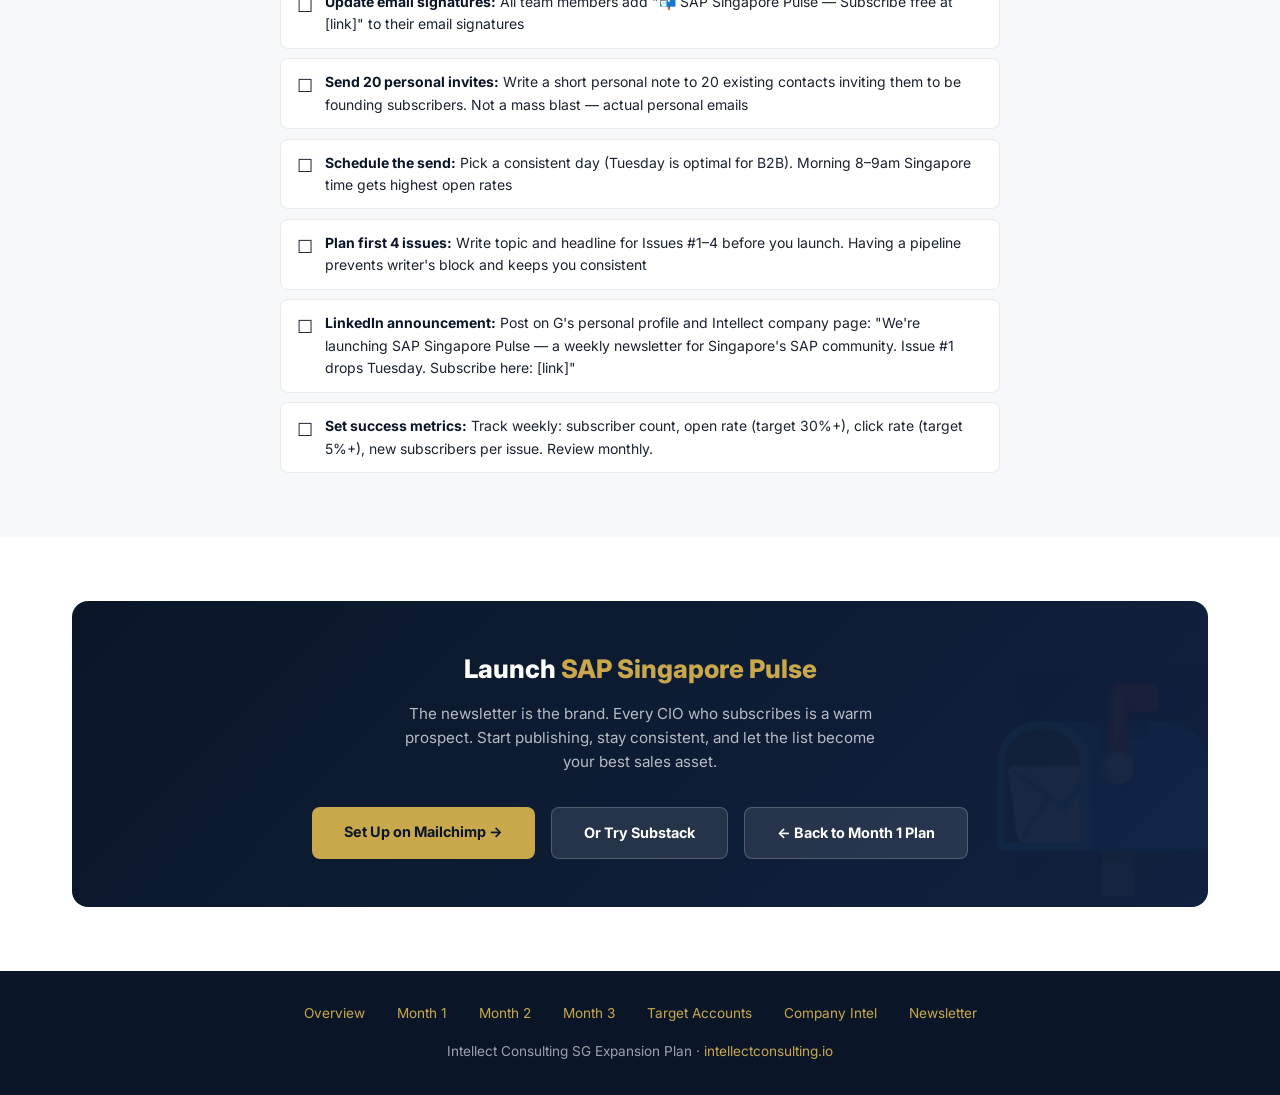
<file: newsletter.html>
<!DOCTYPE html>
<html lang="en">
<head>
<meta charset="UTF-8">
<meta name="viewport" content="width=device-width, initial-scale=1.0">
<title>SAP Singapore Pulse | Newsletter Strategy — Intellect Consulting</title>
<link rel="stylesheet" href="style.css">
<style>
  .nl-hero {
    background: linear-gradient(135deg, var(--navy) 0%, #1a2f52 60%, #0d1f3c 100%);
    color: var(--white);
    padding: 5rem 2rem 4rem;
    text-align: center;
    position: relative;
    overflow: hidden;
  }
  .nl-hero::before {
    content: '✉';
    position: absolute;
    font-size: 22rem;
    opacity: 0.03;
    top: -4rem;
    right: -3rem;
    pointer-events: none;
    line-height: 1;
  }
  .nl-hero .hero-badge { margin-bottom: 1.2rem; }
  .nl-hero h1 { font-size: clamp(2rem, 5vw, 3rem); font-weight: 800; margin-bottom: 1rem; }
  .nl-hero h1 span { color: var(--gold); }
  .nl-hero p { color: rgba(255,255,255,0.75); font-size: 1.1rem; max-width: 620px; margin: 0 auto 2rem; }

  .nl-meta-strip {
    display: flex;
    flex-wrap: wrap;
    justify-content: center;
    gap: 1.5rem;
    margin-top: 2rem;
  }
  .nl-meta-item {
    background: rgba(255,255,255,0.07);
    border: 1px solid rgba(201,168,76,0.2);
    border-radius: 8px;
    padding: 0.75rem 1.5rem;
    text-align: center;
    min-width: 130px;
  }
  .nl-meta-item .val { font-size: 1.4rem; font-weight: 800; color: var(--gold); }
  .nl-meta-item .key { font-size: 0.72rem; text-transform: uppercase; letter-spacing: 1px; color: rgba(255,255,255,0.55); margin-top: 0.2rem; }

  .pillar-grid {
    display: grid;
    grid-template-columns: repeat(auto-fit, minmax(240px, 1fr));
    gap: 1.25rem;
    margin-top: 0;
  }
  .pillar-card {
    background: var(--white);
    border-radius: var(--radius);
    padding: 1.75rem;
    box-shadow: var(--shadow);
    border: 1px solid var(--gray-200);
    border-top: 4px solid var(--gold);
    transition: all 0.2s;
  }
  .pillar-card:hover { transform: translateY(-3px); box-shadow: var(--shadow-hover); }
  .pillar-num {
    display: inline-block;
    background: var(--navy);
    color: var(--gold);
    font-size: 0.75rem;
    font-weight: 800;
    padding: 0.2rem 0.5rem;
    border-radius: 4px;
    margin-bottom: 0.75rem;
  }
  .pillar-card h3 { font-size: 1rem; font-weight: 700; color: var(--navy); margin-bottom: 0.5rem; }
  .pillar-card .pillar-icon { font-size: 1.8rem; margin-bottom: 0.5rem; }
  .pillar-card p { font-size: 0.85rem; color: var(--gray-600); margin-bottom: 0.75rem; }
  .pillar-card .example { font-size: 0.8rem; background: var(--gray-100); padding: 0.5rem 0.75rem; border-radius: 6px; color: var(--navy); font-style: italic; }

  .issue-preview {
    background: var(--white);
    border-radius: 14px;
    box-shadow: 0 8px 40px rgba(0,0,0,0.12);
    overflow: hidden;
    max-width: 680px;
    margin: 0 auto;
    border: 1px solid var(--gray-200);
  }
  .issue-header {
    background: var(--navy);
    padding: 2rem 2.5rem;
    color: var(--white);
  }
  .issue-header .issue-label {
    color: var(--gold);
    font-size: 0.72rem;
    font-weight: 700;
    letter-spacing: 2px;
    text-transform: uppercase;
    margin-bottom: 0.5rem;
  }
  .issue-header h3 { font-size: 1.3rem; font-weight: 800; margin-bottom: 0.4rem; }
  .issue-header .issue-meta { font-size: 0.8rem; color: rgba(255,255,255,0.55); }
  .issue-body { padding: 2rem 2.5rem; }
  .issue-section { margin-bottom: 1.75rem; padding-bottom: 1.75rem; border-bottom: 1px solid var(--gray-200); }
  .issue-section:last-child { border-bottom: none; margin-bottom: 0; padding-bottom: 0; }
  .issue-section-label {
    font-size: 0.7rem;
    font-weight: 700;
    letter-spacing: 2px;
    text-transform: uppercase;
    color: var(--gold);
    margin-bottom: 0.6rem;
  }
  .issue-section h4 { font-size: 1rem; font-weight: 700; color: var(--navy); margin-bottom: 0.4rem; }
  .issue-section p { font-size: 0.875rem; color: var(--gray-600); line-height: 1.7; }
  .issue-insight {
    background: #fffbf0;
    border-left: 3px solid var(--gold);
    padding: 0.75rem 1rem;
    border-radius: 0 6px 6px 0;
    font-size: 0.85rem;
    color: var(--text);
    margin-top: 0.75rem;
    font-weight: 500;
  }
  .issue-cta {
    background: var(--navy);
    color: var(--white);
    padding: 1rem 1.5rem;
    border-radius: 8px;
    text-align: center;
    font-size: 0.875rem;
    margin-top: 0.75rem;
  }
  .issue-cta strong { color: var(--gold); }

  .growth-track {
    display: grid;
    grid-template-columns: repeat(auto-fit, minmax(200px, 1fr));
    gap: 1px;
    background: var(--gray-200);
    border-radius: var(--radius);
    overflow: hidden;
    box-shadow: var(--shadow);
  }
  .growth-phase {
    background: var(--white);
    padding: 2rem 1.5rem;
  }
  .growth-phase .phase-label {
    font-size: 0.7rem;
    font-weight: 700;
    letter-spacing: 2px;
    text-transform: uppercase;
    color: var(--gold);
    margin-bottom: 0.5rem;
  }
  .growth-phase h4 { font-weight: 800; color: var(--navy); margin-bottom: 0.25rem; font-size: 1.05rem; }
  .growth-phase .target { font-size: 1.6rem; font-weight: 800; color: var(--navy); margin: 0.5rem 0; }
  .growth-phase .target span { font-size: 0.8rem; font-weight: 400; color: var(--gray-600); }
  .growth-phase ul { list-style: none; margin-top: 1rem; }
  .growth-phase ul li { font-size: 0.82rem; color: var(--gray-600); padding: 0.25rem 0 0.25rem 1.2rem; position: relative; }
  .growth-phase ul li::before { content: '→'; position: absolute; left: 0; color: var(--gold); }

  .tool-grid {
    display: grid;
    grid-template-columns: repeat(auto-fit, minmax(220px, 1fr));
    gap: 1.25rem;
  }
  .tool-card {
    background: var(--white);
    border-radius: var(--radius);
    padding: 1.5rem;
    box-shadow: var(--shadow);
    border: 1px solid var(--gray-200);
    display: flex;
    flex-direction: column;
    gap: 0.5rem;
  }
  .tool-card .tool-icon { font-size: 2rem; }
  .tool-card h4 { font-weight: 700; color: var(--navy); font-size: 1rem; }
  .tool-card .tool-use { font-size: 0.78rem; font-weight: 700; text-transform: uppercase; letter-spacing: 1px; color: var(--gold); }
  .tool-card p { font-size: 0.83rem; color: var(--gray-600); }
  .tool-card .rec {
    display: inline-block;
    background: #e8f5e9;
    color: #2e7d32;
    font-size: 0.72rem;
    font-weight: 700;
    padding: 0.2rem 0.5rem;
    border-radius: 4px;
    align-self: flex-start;
  }
  .tool-card .rec.starter {
    background: rgba(201,168,76,0.12);
    color: #7a5c10;
  }

  .acquire-grid {
    display: grid;
    grid-template-columns: repeat(auto-fit, minmax(280px, 1fr));
    gap: 1.25rem;
  }
  .acquire-card {
    background: var(--white);
    border-radius: var(--radius);
    padding: 1.75rem;
    box-shadow: var(--shadow);
    border: 1px solid var(--gray-200);
  }
  .acquire-card .acq-icon { font-size: 2rem; margin-bottom: 0.75rem; }
  .acquire-card h4 { font-weight: 700; color: var(--navy); margin-bottom: 0.4rem; }
  .acquire-card p { font-size: 0.85rem; color: var(--gray-600); margin-bottom: 0.75rem; }
  .acquire-card .acq-target {
    display: inline-block;
    background: var(--navy);
    color: var(--gold);
    font-size: 0.8rem;
    font-weight: 700;
    padding: 0.25rem 0.75rem;
    border-radius: 4px;
  }

  .subscribe-box {
    background: linear-gradient(135deg, var(--navy) 0%, #112240 100%);
    border-radius: 16px;
    padding: 3rem 2.5rem;
    text-align: center;
    color: var(--white);
    position: relative;
    overflow: hidden;
  }
  .subscribe-box::before {
    content: '📬';
    position: absolute;
    font-size: 12rem;
    opacity: 0.04;
    bottom: -2rem;
    right: -1rem;
    pointer-events: none;
  }
  .subscribe-box h3 { font-size: 1.6rem; font-weight: 800; margin-bottom: 0.75rem; }
  .subscribe-box h3 span { color: var(--gold); }
  .subscribe-box p { color: rgba(255,255,255,0.7); max-width: 480px; margin: 0 auto 2rem; font-size: 0.95rem; }
  .subscribe-links {
    display: flex;
    flex-wrap: wrap;
    justify-content: center;
    gap: 1rem;
  }
  .subscribe-links a {
    padding: 0.85rem 2rem;
    border-radius: 8px;
    font-weight: 700;
    font-size: 0.9rem;
    text-decoration: none;
    transition: all 0.2s;
  }
  .sub-btn-primary { background: var(--gold); color: var(--navy); }
  .sub-btn-primary:hover { background: var(--gold-light); transform: translateY(-2px); }
  .sub-btn-secondary { background: rgba(255,255,255,0.1); color: var(--white); border: 1px solid rgba(255,255,255,0.2); }
  .sub-btn-secondary:hover { background: rgba(255,255,255,0.18); }

  .checklist-styled { list-style: none; display: flex; flex-direction: column; gap: 0.6rem; }
  .checklist-styled li {
    display: flex;
    align-items: flex-start;
    gap: 0.75rem;
    font-size: 0.875rem;
    color: var(--text);
    padding: 0.75rem 1rem;
    background: var(--white);
    border-radius: 8px;
    border: 1px solid var(--gray-200);
  }
  .checklist-styled li .ck-icon { font-size: 1.1rem; flex-shrink: 0; margin-top: 0.05rem; }
  .checklist-styled li strong { color: var(--navy); }

  @media (max-width: 640px) {
    .issue-body { padding: 1.5rem; }
    .issue-header { padding: 1.5rem; }
    .subscribe-box { padding: 2rem 1.25rem; }
  }
</style>
</head>
<body>

<nav>
  <div class="nav-inner">
    <a class="nav-logo" href="index.html">Intellect <span>| SG Expansion Plan 2025</span></a>
    <ul class="nav-links" id="navLinks">
      <li><a href="index.html">Overview</a></li>
      <li><a href="month1.html">Month 1</a></li>
      <li><a href="month2.html">Month 2</a></li>
      <li><a href="month3.html">Month 3</a></li>
      <li><a href="targets.html">Target Accounts</a></li>
      <li><a href="companies/index.html">Company Intel</a></li>
      <li><a href="newsletter.html" class="active">Newsletter</a></li>
    </ul>
    <div class="hamburger" onclick="toggleNav()">☰</div>
  </div>
</nav>

<!-- HERO -->
<section class="nl-hero">
  <div class="hero-badge">📬 Brand Building — Track 3</div>
  <h1><span>SAP Singapore Pulse</span><br>Newsletter Strategy</h1>
  <p>A weekly newsletter to build Intellect's brand among Singapore's SAP community — CIOs, IT Directors, digital transformation leads, and SAP practitioners.</p>
  <div class="nl-meta-strip">
    <div class="nl-meta-item">
      <div class="val">Weekly</div>
      <div class="key">Frequency</div>
    </div>
    <div class="nl-meta-item">
      <div class="val">500–700</div>
      <div class="key">Words per issue</div>
    </div>
    <div class="nl-meta-item">
      <div class="val">500+</div>
      <div class="key">Subscribers — 6-month target</div>
    </div>
    <div class="nl-meta-item">
      <div class="val">Tuesday</div>
      <div class="key">Send day</div>
    </div>
    <div class="nl-meta-item">
      <div class="val">30%+</div>
      <div class="key">Open rate target</div>
    </div>
  </div>
</section>

<!-- WHY A NEWSLETTER -->
<section class="section section-alt">
  <div class="container">
    <div class="section-header">
      <div class="label">Why This Works</div>
      <h2>The Newsletter Advantage</h2>
      <p>In Singapore's high-trust B2B market, people buy from those they already know and respect. A consistent newsletter builds that recognition before you ever send a cold email.</p>
    </div>
    <div class="cards-grid cards-3">
      <div class="card card-gold-top">
        <div class="card-icon">🧠</div>
        <h3>Top-of-Mind Awareness</h3>
        <p>When a CIO thinks "I need SAP help," you want Intellect to be the first name that comes to mind. Weekly presence in their inbox builds that association over 3–6 months.</p>
      </div>
      <div class="card card-gold-top">
        <div class="card-icon">🎯</div>
        <h3>Warm Outreach Foundation</h3>
        <p>Instead of cold emails, your outreach becomes: <em>"You may have seen our newsletter SAP Singapore Pulse — we cover topics relevant to your upcoming ECC migration."</em> Instant credibility.</p>
      </div>
      <div class="card card-gold-top">
        <div class="card-icon">📈</div>
        <h3>Compounding Asset</h3>
        <p>Each issue adds to an archive. As subscribers forward it and it gets shared, your reach grows without extra effort. By Month 6, a good newsletter becomes your best sales tool.</p>
      </div>
    </div>
  </div>
</section>

<!-- CONTENT PILLARS -->
<section class="section">
  <div class="container">
    <div class="section-header">
      <div class="label">What to Write About</div>
      <h2>5 Content Pillars</h2>
      <p>Rotate across these pillars each week. Readers stay subscribed because they get variety — not the same angle every issue.</p>
    </div>
    <div class="pillar-grid">
      <div class="pillar-card">
        <div class="pillar-icon">⏰</div>
        <div class="pillar-num">PILLAR 1</div>
        <h3>The 2027 Countdown</h3>
        <p>SAP ECC end-of-mainstream support is 2027. What does that mean? What should Singapore companies be doing right now? This is your #1 urgency hook.</p>
        <div class="example">"18 months left: What Singapore's mid-market hasn't done yet about S/4HANA"</div>
      </div>
      <div class="pillar-card">
        <div class="pillar-icon">🏭</div>
        <div class="pillar-num">PILLAR 2</div>
        <h3>Singapore Industry Spotlight</h3>
        <p>One sector per issue: Manufacturing, Logistics, Food & Agri, Financial Services. What are the SAP trends specific to that sector in SG?</p>
        <div class="example">"How Singapore's cold chain logistics companies are using SAP EWM to cut costs 22%"</div>
      </div>
      <div class="pillar-card">
        <div class="pillar-icon">💡</div>
        <div class="pillar-num">PILLAR 3</div>
        <h3>Practical SAP Tips</h3>
        <p>One actionable insight practitioners can use immediately. "The thing your SAP consultant didn't tell you." Makes readers feel smarter after reading.</p>
        <div class="example">"3 hidden SAP Fiori configurations that cut user training time in half"</div>
      </div>
      <div class="pillar-card">
        <div class="pillar-icon">📰</div>
        <div class="pillar-num">PILLAR 4</div>
        <h3>Market News + Take</h3>
        <p>Summarise one piece of SAP/digital transformation news from the week, then add Intellect's perspective. 150 words. This is where your opinion and expertise shows.</p>
        <div class="example">"SAP raised RISE pricing 15% — here's how Singapore companies should respond"</div>
      </div>
      <div class="pillar-card">
        <div class="pillar-icon">🏆</div>
        <div class="pillar-num">PILLAR 5</div>
        <h3>Case Study Snapshot</h3>
        <p>A real implementation story (anonymised if needed). What was the problem, what did they do, what was the outcome. Proof that this works — the strongest selling tool you have.</p>
        <div class="example">"How a Singapore brewery cut month-end close from 8 days to 2 with S/4HANA"</div>
      </div>
    </div>
  </div>
</section>

<!-- SAMPLE ISSUE -->
<section class="section section-alt">
  <div class="container">
    <div class="section-header">
      <div class="label">Issue #1 Template</div>
      <h2>What the First Issue Looks Like</h2>
      <p>Use this as your launch issue. Establishes the format, introduces Intellect, and hooks readers for the next one.</p>
    </div>
    <div class="issue-preview">
      <div class="issue-header">
        <div class="issue-label">SAP Singapore Pulse — Issue #1</div>
        <h3>Is Your SAP Ready for 2027? Most Singapore Companies Aren't.</h3>
        <div class="issue-meta">Tuesday, [Date] · Estimated read: 4 min · By Intellect Consulting</div>
      </div>
      <div class="issue-body">

        <div class="issue-section">
          <div class="issue-section-label">👋 Welcome</div>
          <h4>A quick hello from Intellect</h4>
          <p>Every week, <strong>SAP Singapore Pulse</strong> lands in your inbox with one clear goal: help Singapore's SAP community make smarter decisions about their ERP. We're Intellect Consulting — an SAP implementation partner with deep roots in Food & Agriculture, Manufacturing, and Logistics. We built this newsletter because we kept having the same conversations with CIOs who hadn't heard the news yet. Now you will.</p>
        </div>

        <div class="issue-section">
          <div class="issue-section-label">⏰ The Big Story</div>
          <h4>18 Months to Deadline — Where Are Singapore Companies?</h4>
          <p>SAP's mainstream support for ECC 6.0 ends in 2027. For most mid-sized Singapore enterprises, that means a migration project that takes 12–18 months — which means the window to start comfortably has already closed for some.</p>
          <p style="margin-top:0.75rem;">A recent Gartner survey found 60% of SAP customers haven't started their S/4HANA journey. In Singapore's manufacturing and logistics sectors, the number is likely higher. The risk? Running unsupported ERP in a regulated market.</p>
          <div class="issue-insight">💡 The companies starting now will have leverage in vendor negotiations and implementation resources. Those starting in 2026 will be competing for the same consultants at a premium.</div>
        </div>

        <div class="issue-section">
          <div class="issue-section-label">🏭 Industry Spotlight: Food & Agriculture</div>
          <h4>Why Wilmar, Olam and F&N Are Moving Fast</h4>
          <p>Singapore's Food & Agri majors are among the most aggressive SAP adopters in APAC right now. The driver isn't just 2027 — it's supply chain visibility. Post-COVID, every food company in the region had a wake-up call about fragile supply chains. SAP's Integrated Business Planning (IBP) module has become the answer.</p>
          <div class="issue-insight">🔎 Watch this space: SATS is undergoing a major SAP transformation post-acquisition of WFS. The project scope reportedly covers 60+ countries.</div>
        </div>

        <div class="issue-section">
          <div class="issue-section-label">💡 Quick Tip</div>
          <h4>Before You Start Your RISE with SAP Conversation</h4>
          <p>RISE with SAP bundles S/4HANA Cloud + BTP + support into one contract. It looks simple. But before you sign, make sure your contract includes: (1) a clear SLA for hyperscaler availability, (2) data residency terms for Singapore/APAC compliance, and (3) migration support credits. Many companies discover these gaps after signing.</p>
        </div>

        <div class="issue-section">
          <div class="issue-section-label">📬 Until Next Week</div>
          <h4>What's coming in Issue #2</h4>
          <p>Next week we're covering <strong>SAP in Singapore's logistics sector</strong> — specifically how CWT and YCH are using SAP EWM to handle the shift from bonded warehouse models. Plus: the three SAP partners you should actually be talking to in Singapore right now.</p>
          <div class="issue-cta">
            Know someone who should be reading this? <strong>Forward it.</strong> They can subscribe at <strong>intellectconsulting.io/newsletter</strong>
          </div>
        </div>

      </div>
    </div>
  </div>
</section>

<!-- SUBSCRIBER ACQUISITION -->
<section class="section">
  <div class="container">
    <div class="section-header">
      <div class="label">How to Grow</div>
      <h2>Getting Your First 500 Subscribers</h2>
      <p>You don't need a big audience to start — you need the right audience. These channels will get you there in 3–4 months.</p>
    </div>
    <div class="acquire-grid">
      <div class="acquire-card">
        <div class="acq-icon">🔵</div>
        <h4>LinkedIn — Your Engine</h4>
        <p>Post the newsletter headline and key insight every Tuesday on both the Intellect company page and G's personal profile. Add a link to subscribe. One good post = 50–200 new subscribers.</p>
        <p><strong>Pro tip:</strong> Write the "insight" from the newsletter as a standalone LinkedIn post first, then link to the full issue. Don't just post "new newsletter out."</p>
        <div class="acq-target">Target: 200 subs from LinkedIn</div>
      </div>
      <div class="acquire-card">
        <div class="acq-icon">🤝</div>
        <h4>SAP Partner Network</h4>
        <p>Share each issue in the SAP User Group Singapore Slack/community. Ask NTT Data, Infosys, and Capgemini contacts to forward to their internal SAP teams. SI partners are multipliers.</p>
        <p><strong>Pro tip:</strong> Once you have 5 issues published, pitch an SI contact: "Would your team benefit from a SAP Singapore Pulse team subscription?" Get bulk forwards.</p>
        <div class="acq-target">Target: 100 subs from SAP community</div>
      </div>
      <div class="acquire-card">
        <div class="acq-icon">🎤</div>
        <h4>Events & Conferences</h4>
        <p>At every SGTech event, SAP NOW, or networking session: don't hand out business cards — offer a QR code to subscribe to the newsletter. It's a lower-friction ask than a sales follow-up.</p>
        <p><strong>Pro tip:</strong> Create a simple landing page with the subscribe form. A QR code pointing to this page converts far better than asking for emails manually.</p>
        <div class="acq-target">Target: 80 subs from events</div>
      </div>
      <div class="acquire-card">
        <div class="acq-icon">📧</div>
        <h4>Warm Outreach Invites</h4>
        <p>Email your existing contacts, past prospects, and anyone who's ever attended a webinar or downloaded content from Intellect. Personal invite beats mass blast. "I thought of you specifically" converts at 3–5x higher rates.</p>
        <p><strong>Pro tip:</strong> Send 20 personal invites per week for the first month. Yes, personally. It scales later.</p>
        <div class="acq-target">Target: 80 subs from direct invites</div>
      </div>
      <div class="acquire-card">
        <div class="acq-icon">🌐</div>
        <h4>SEO + intellectconsulting.io</h4>
        <p>Add a prominent newsletter signup box to intellectconsulting.io. Write 2–3 blog posts targeting "SAP consultant Singapore" and "S/4HANA migration Singapore" — include subscribe CTA in each. Organic traffic converts well.</p>
        <p><strong>Pro tip:</strong> Publish the first 3 issues publicly on the website as blog posts to build SEO value before putting new issues behind email.</p>
        <div class="acq-target">Target: 40 subs from website</div>
      </div>
      <div class="acquire-card">
        <div class="acq-icon">🔄</div>
        <h4>Referral Loop</h4>
        <p>Add a "forward to a colleague" CTA at the bottom of every issue. Once you have 100 subscribers, add a referral incentive: "Refer 3 colleagues, get a free 30-min SAP readiness call with our team." Word-of-mouth in Singapore's tight SAP community is powerful.</p>
        <p><strong>Pro tip:</strong> Acknowledge forwarders publicly ("Thanks to [Name] at [Company] for sharing this issue with their team!") — it incentivises more sharing.</p>
        <div class="acq-target">Target: Word-of-mouth snowball</div>
      </div>
    </div>
  </div>
</section>

<!-- TOOLS -->
<section class="section section-alt">
  <div class="container">
    <div class="section-header">
      <div class="label">Tech Stack</div>
      <h2>Recommended Tools</h2>
      <p>You don't need much to start. Here's what works at each stage.</p>
    </div>
    <div class="tool-grid">
      <div class="tool-card">
        <div class="tool-icon">📬</div>
        <div class="tool-use">Email Platform</div>
        <h4>Mailchimp</h4>
        <p>Free up to 500 subscribers. Easy to design, schedule, and analyse. Good deliverability. Best choice to start — upgrade to Mailchimp Standard when you hit 500.</p>
        <span class="rec starter">✓ Start here</span>
      </div>
      <div class="tool-card">
        <div class="tool-icon">📝</div>
        <div class="tool-use">Alternative Platform</div>
        <h4>Substack</h4>
        <p>Free forever. Built-in discovery network — other Substack readers can find and subscribe. If you want to grow organically with less effort, Substack has a built-in audience engine.</p>
        <span class="rec" style="background:#e8eaf6;color:#283593;">◎ Consider if LinkedIn-first</span>
      </div>
      <div class="tool-card">
        <div class="tool-icon">🎨</div>
        <div class="tool-use">Design</div>
        <h4>Canva</h4>
        <p>Create a newsletter header image in Intellect's navy + gold brand colours. Takes 30 minutes once, reuse every week. Makes every issue look polished and consistent.</p>
        <span class="rec starter">✓ Free tier is enough</span>
      </div>
      <div class="tool-card">
        <div class="tool-icon">📊</div>
        <div class="tool-use">Analytics</div>
        <h4>Built-in + UTM Links</h4>
        <p>Use Mailchimp's open/click analytics. Add UTM parameters to all links back to your website so you can see which newsletter issues drive website visits and enquiries in Google Analytics.</p>
        <span class="rec starter">✓ Free</span>
      </div>
      <div class="tool-card">
        <div class="tool-icon">🔗</div>
        <div class="tool-use">Subscribe Landing Page</div>
        <h4>Carrd or Mailchimp Landing Page</h4>
        <p>A single-page site at a clean URL (e.g. intellectconsulting.io/pulse) with: newsletter name, what subscribers get, sample issue preview, email signup box. This is your QR code destination at events.</p>
        <span class="rec starter">✓ Carrd free plan works</span>
      </div>
      <div class="tool-card">
        <div class="tool-icon">🤖</div>
        <div class="tool-use">Writing Assistance</div>
        <h4>Claude / ChatGPT</h4>
        <p>Use AI to draft first cuts from bullet points, summarise SAP news, generate headline options. Estimate: AI drafting + your editing = 90 minutes per issue instead of 3 hours.</p>
        <span class="rec" style="background:#f3e5f5;color:#6a1b9a;">⚡ Time saver</span>
      </div>
    </div>
  </div>
</section>

<!-- 90 DAY GROWTH PLAN -->
<section class="section">
  <div class="container">
    <div class="section-header">
      <div class="label">Roadmap</div>
      <h2>90-Day Newsletter Rollout</h2>
      <p>From zero to a newsletter your prospects actually look forward to.</p>
    </div>
    <div class="growth-track">
      <div class="growth-phase">
        <div class="phase-label">Month 1 — Launch</div>
        <h4>Build the Foundation</h4>
        <div class="target">0 → 80 <span>subscribers</span></div>
        <ul>
          <li>Set up Mailchimp or Substack</li>
          <li>Design header in brand colours</li>
          <li>Write Issues #1–4 (one per week)</li>
          <li>Send 20 personal invites per week</li>
          <li>Post newsletter highlights on LinkedIn</li>
          <li>Add subscribe link to all email signatures</li>
          <li>Publish subscribe landing page</li>
        </ul>
      </div>
      <div class="growth-phase">
        <div class="phase-label">Month 2 — Grow</div>
        <h4>Amplify Distribution</h4>
        <div class="target">80 → 200 <span>subscribers</span></div>
        <ul>
          <li>Share in SAP User Group Singapore</li>
          <li>Share with NTT Data / Infosys contacts</li>
          <li>Attend 1 SGTech event, pitch newsletter</li>
          <li>Write a guest LinkedIn article linking to the newsletter</li>
          <li>Add newsletter CTA to intellectconsulting.io</li>
          <li>Introduce referral incentive</li>
        </ul>
      </div>
      <div class="growth-phase">
        <div class="phase-label">Month 3 — Establish</div>
        <h4>Build Authority</h4>
        <div class="target">200 → 500 <span>subscribers</span></div>
        <ul>
          <li>Pitch Business Times / CIO Asia for a quote</li>
          <li>Run a LinkedIn Live: "SAP Singapore 2027 Readiness"</li>
          <li>Invite a guest CIO voice in one issue</li>
          <li>Survey subscribers: what topics do you want?</li>
          <li>Repurpose top issues as SEO blog posts</li>
          <li>Use newsletter list for event invites & outreach</li>
        </ul>
      </div>
    </div>
    <div class="info-box" style="margin-top:2rem;">
      <h4>🎯 The Payoff by Month 6</h4>
      <p>With 500 engaged subscribers — CIOs, IT Directors, SAP practitioners — your cold email becomes a warm email: <em>"You may already be reading SAP Singapore Pulse. We're Intellect, the team behind it. We're reaching out because..."</em> That email converts at 5–10x the rate of a cold outreach with no context.</p>
    </div>
  </div>
</section>

<!-- LAUNCH CHECKLIST -->
<section class="section section-alt">
  <div class="container">
    <div class="section-header">
      <div class="label">Action Plan</div>
      <h2>Launch Checklist</h2>
      <p>Everything you need to do before sending Issue #1. Most of this is a one-time setup.</p>
    </div>
    <div style="max-width:720px; margin:0 auto;">
      <ul class="checklist-styled">
        <li><span class="ck-icon">☐</span><div><strong>Choose platform:</strong> Sign up for Mailchimp (free) or Substack — decide based on whether you want email-first (Mailchimp) or discovery-first (Substack)</div></li>
        <li><span class="ck-icon">☐</span><div><strong>Design the header:</strong> Create a reusable newsletter banner in Canva using navy (#0A1628) + gold (#C9A84C). Include "SAP Singapore Pulse" and "By Intellect Consulting"</div></li>
        <li><span class="ck-icon">☐</span><div><strong>Write Issue #1:</strong> Use the template above. Aim for 500–600 words. Include the 2027 urgency hook, one industry insight, one practical tip, and a preview of next issue</div></li>
        <li><span class="ck-icon">☐</span><div><strong>Set up subscribe landing page:</strong> Create a page at intellectconsulting.io/pulse (or use Mailchimp's free landing page builder). Add a QR code for events</div></li>
        <li><span class="ck-icon">☐</span><div><strong>Update email signatures:</strong> All team members add "📬 SAP Singapore Pulse — Subscribe free at [link]" to their email signatures</div></li>
        <li><span class="ck-icon">☐</span><div><strong>Send 20 personal invites:</strong> Write a short personal note to 20 existing contacts inviting them to be founding subscribers. Not a mass blast — actual personal emails</div></li>
        <li><span class="ck-icon">☐</span><div><strong>Schedule the send:</strong> Pick a consistent day (Tuesday is optimal for B2B). Morning 8–9am Singapore time gets highest open rates</div></li>
        <li><span class="ck-icon">☐</span><div><strong>Plan first 4 issues:</strong> Write topic and headline for Issues #1–4 before you launch. Having a pipeline prevents writer's block and keeps you consistent</div></li>
        <li><span class="ck-icon">☐</span><div><strong>LinkedIn announcement:</strong> Post on G's personal profile and Intellect company page: "We're launching SAP Singapore Pulse — a weekly newsletter for Singapore's SAP community. Issue #1 drops Tuesday. Subscribe here: [link]"</div></li>
        <li><span class="ck-icon">☐</span><div><strong>Set success metrics:</strong> Track weekly: subscriber count, open rate (target 30%+), click rate (target 5%+), new subscribers per issue. Review monthly.</div></li>
      </ul>
    </div>
  </div>
</section>

<!-- SUBSCRIBE CTA -->
<section class="section">
  <div class="container">
    <div class="subscribe-box">
      <h3>Launch <span>SAP Singapore Pulse</span></h3>
      <p>The newsletter is the brand. Every CIO who subscribes is a warm prospect. Start publishing, stay consistent, and let the list become your best sales asset.</p>
      <div class="subscribe-links">
        <a href="https://mailchimp.com" target="_blank" class="sub-btn-primary">Set Up on Mailchimp →</a>
        <a href="https://substack.com" target="_blank" class="sub-btn-secondary">Or Try Substack</a>
        <a href="month1.html" class="sub-btn-secondary">← Back to Month 1 Plan</a>
      </div>
    </div>
  </div>
</section>

<!-- FOOTER -->
<footer>
  <div class="footer-links">
    <a href="index.html">Overview</a>
    <a href="month1.html">Month 1</a>
    <a href="month2.html">Month 2</a>
    <a href="month3.html">Month 3</a>
    <a href="targets.html">Target Accounts</a>
    <a href="companies/index.html">Company Intel</a>
    <a href="newsletter.html">Newsletter</a>
  </div>
  <p>Intellect Consulting SG Expansion Plan · <a href="https://intellectconsulting.io" target="_blank">intellectconsulting.io</a></p>
</footer>

<script>
function toggleNav() {
  document.getElementById('navLinks').classList.toggle('open');
}
</script>
</body>
</html>
</file>
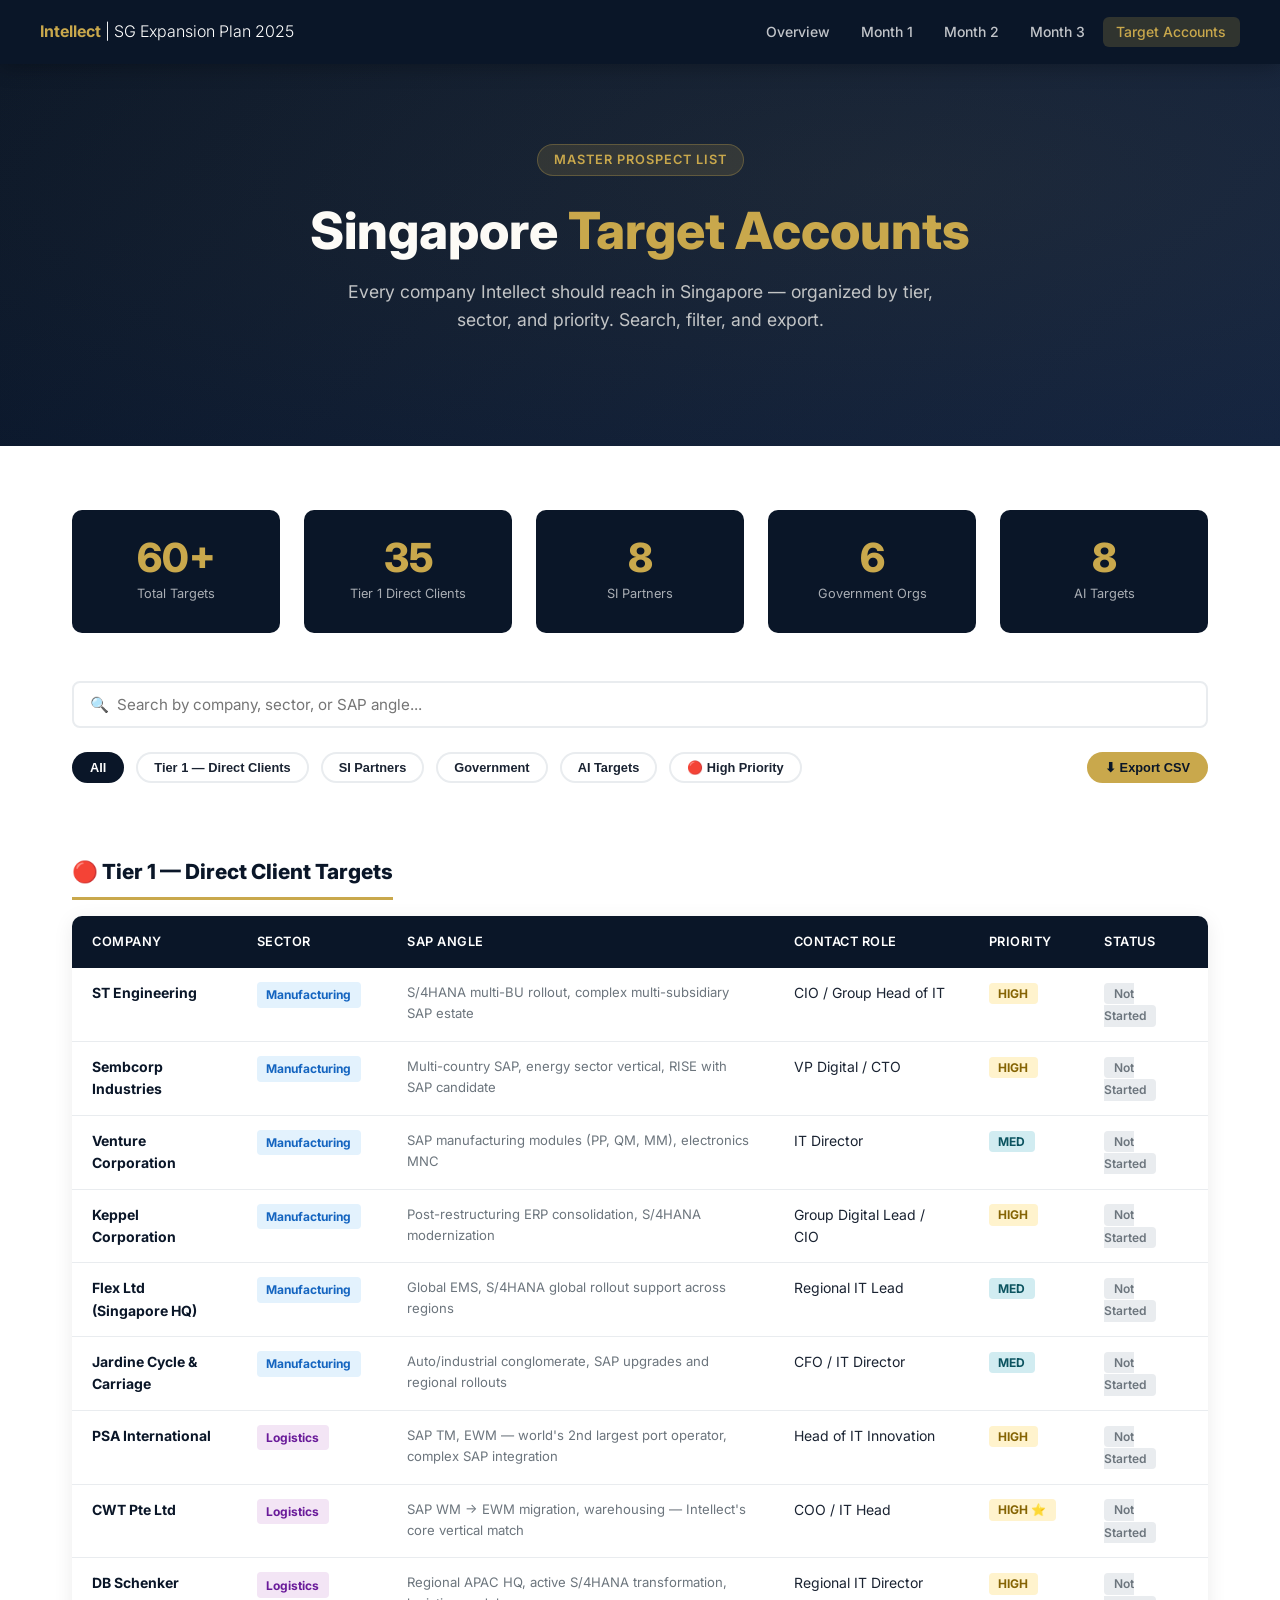
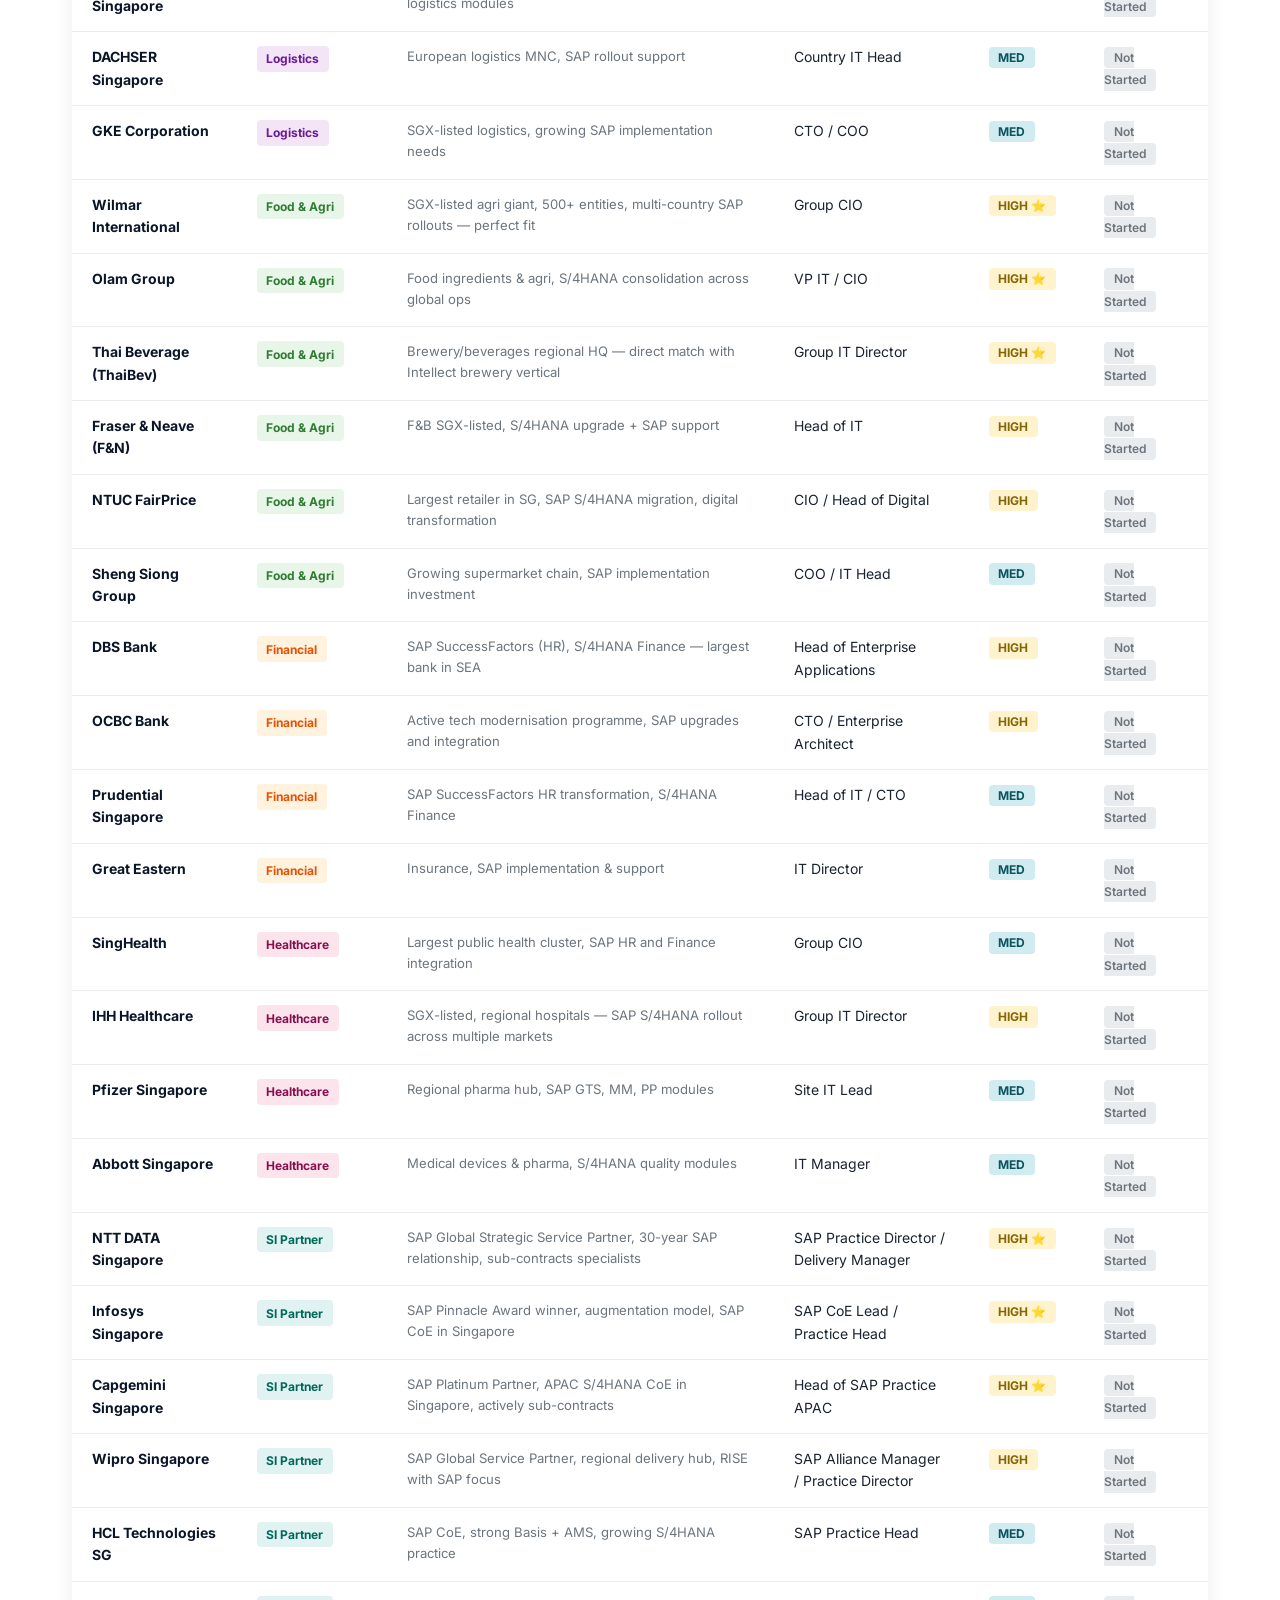
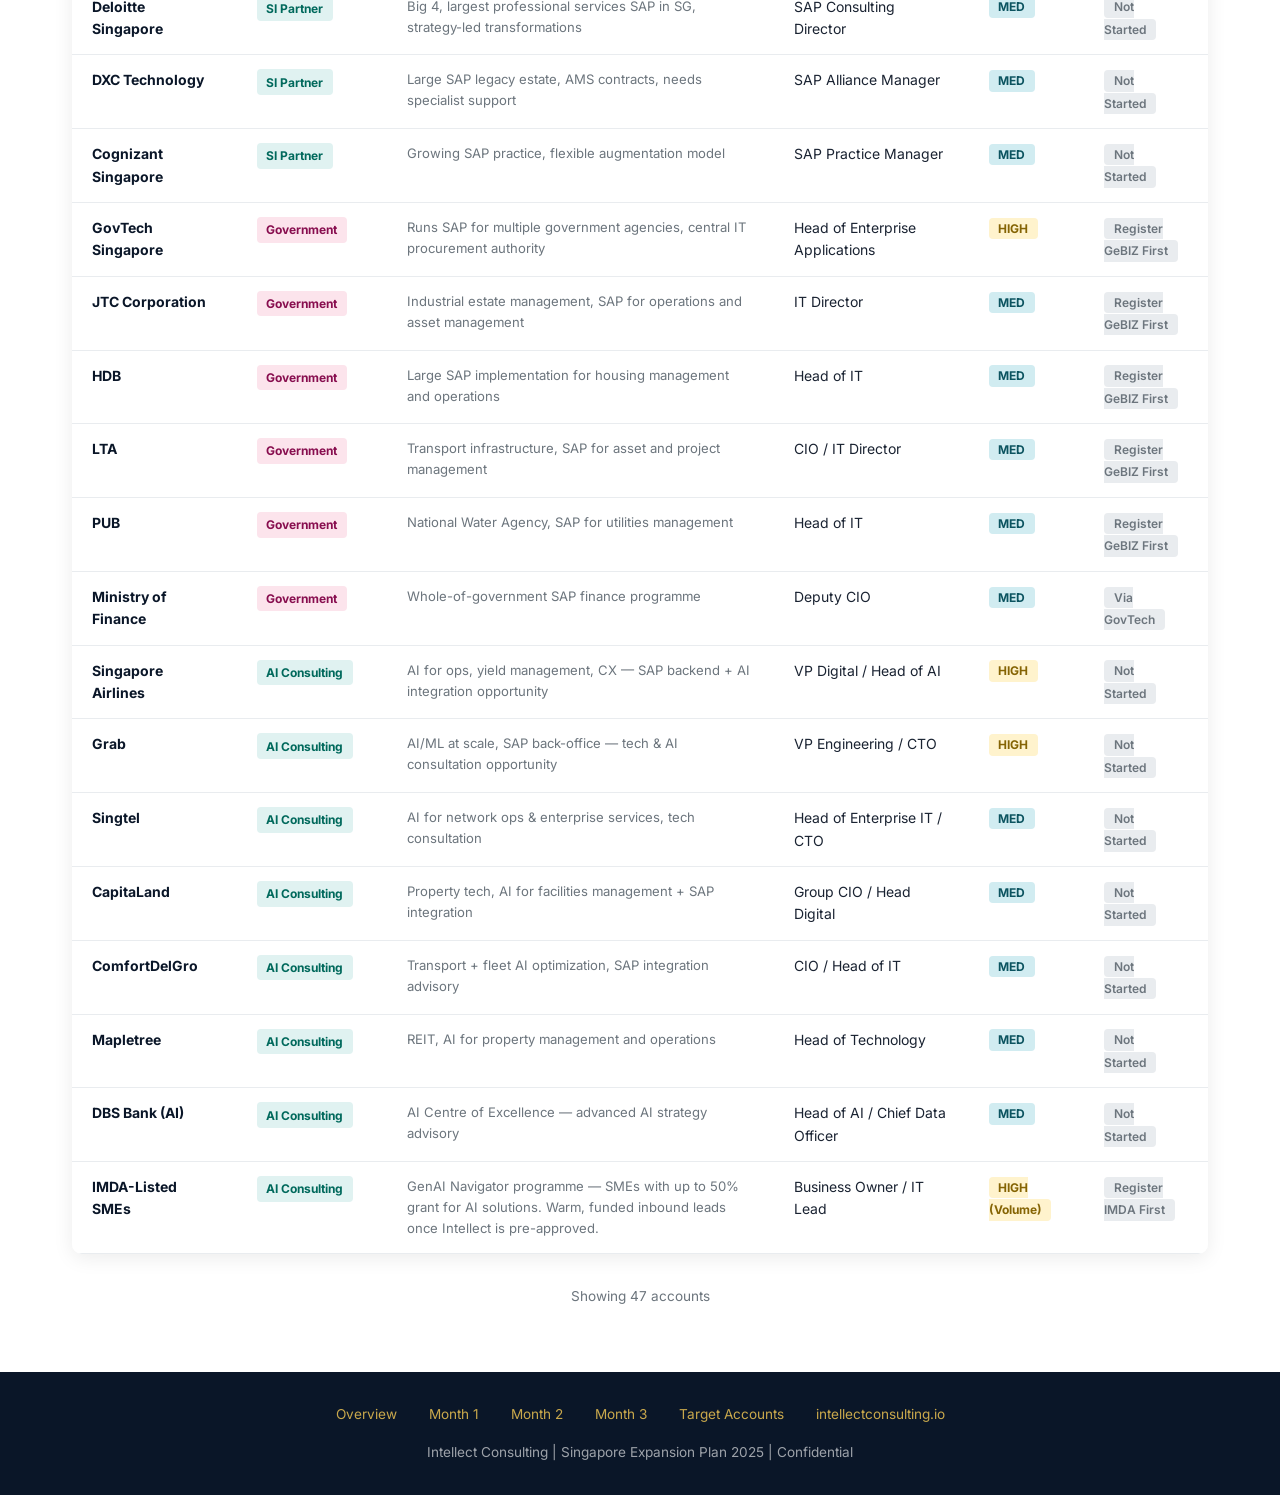
<file: targets.html>
<!DOCTYPE html>
<html lang="en">
<head>
<meta charset="UTF-8">
<meta name="viewport" content="width=device-width, initial-scale=1.0">
<title>Target Accounts | Intellect SG Plan</title>
<link rel="stylesheet" href="style.css">
<style>
  .search-box { width: 100%; padding: 0.75rem 1rem; border: 2px solid var(--gray-200); border-radius: 8px; font-size: 0.95rem; font-family: inherit; outline: none; margin-bottom: 1.5rem; }
  .search-box:focus { border-color: var(--gold); }
  tr.hidden { display: none; }
  .tier-header { background: var(--navy); color: var(--white); padding: 0.6rem 1.25rem; font-weight: 700; font-size: 0.85rem; }
  .section-title { font-size: 1.3rem; font-weight: 800; color: var(--navy); margin: 2.5rem 0 1rem; padding-bottom: 0.5rem; border-bottom: 3px solid var(--gold); display: inline-block; }
</style>
</head>
<body>

<nav>
  <div class="nav-inner">
    <a class="nav-logo" href="index.html">Intellect <span>| SG Expansion Plan 2025</span></a>
    <ul class="nav-links" id="navLinks">
      <li><a href="index.html">Overview</a></li>
      <li><a href="month1.html">Month 1</a></li>
      <li><a href="month2.html">Month 2</a></li>
      <li><a href="month3.html">Month 3</a></li>
      <li><a href="targets.html" class="active">Target Accounts</a></li>
    </ul>
    <div class="hamburger" onclick="toggleNav()">☰</div>
  </div>
</nav>

<section class="hero">
  <div class="hero-badge">Master Prospect List</div>
  <h1>Singapore <span>Target Accounts</span></h1>
  <p>Every company Intellect should reach in Singapore — organized by tier, sector, and priority. Search, filter, and export.</p>
</section>

<section class="section">
  <div class="container">

    <div class="stats-grid">
      <div class="stat-card"><div class="num">60+</div><div class="lbl">Total Targets</div></div>
      <div class="stat-card"><div class="num">35</div><div class="lbl">Tier 1 Direct Clients</div></div>
      <div class="stat-card"><div class="num">8</div><div class="lbl">SI Partners</div></div>
      <div class="stat-card"><div class="num">6</div><div class="lbl">Government Orgs</div></div>
      <div class="stat-card"><div class="num">8</div><div class="lbl">AI Targets</div></div>
    </div>

    <input class="search-box" id="searchBox" type="text" placeholder="🔍  Search by company, sector, or SAP angle..." oninput="filterTable()">

    <div class="filter-bar" id="filterBar">
      <button class="filter-btn active" onclick="filterByTier('all', this)">All</button>
      <button class="filter-btn" onclick="filterByTier('tier1', this)">Tier 1 — Direct Clients</button>
      <button class="filter-btn" onclick="filterByTier('si', this)">SI Partners</button>
      <button class="filter-btn" onclick="filterByTier('gov', this)">Government</button>
      <button class="filter-btn" onclick="filterByTier('ai', this)">AI Targets</button>
      <button class="filter-btn" onclick="filterByTier('high', this)">🔴 High Priority</button>
      <button class="filter-btn" style="margin-left:auto;background:var(--gold);color:var(--navy);border-color:var(--gold);" onclick="exportCSV()">⬇ Export CSV</button>
    </div>

    <!-- TIER 1 -->
    <div class="section-title">🔴 Tier 1 — Direct Client Targets</div>

    <div class="table-wrap">
      <table id="mainTable">
        <thead>
          <tr>
            <th>Company</th>
            <th>Sector</th>
            <th>SAP Angle</th>
            <th>Contact Role</th>
            <th>Priority</th>
            <th>Status</th>
          </tr>
        </thead>
        <tbody>
          <!-- Manufacturing -->
          <tr data-tier="tier1" data-sector="manufacturing" data-priority="high">
            <td class="td-company">ST Engineering</td>
            <td><span class="tag tag-mfg">Manufacturing</span></td>
            <td class="td-angle">S/4HANA multi-BU rollout, complex multi-subsidiary SAP estate</td>
            <td>CIO / Group Head of IT</td>
            <td><span class="priority-high">HIGH</span></td>
            <td><span class="status-badge">Not Started</span></td>
          </tr>
          <tr data-tier="tier1" data-sector="manufacturing" data-priority="high">
            <td class="td-company">Sembcorp Industries</td>
            <td><span class="tag tag-mfg">Manufacturing</span></td>
            <td class="td-angle">Multi-country SAP, energy sector vertical, RISE with SAP candidate</td>
            <td>VP Digital / CTO</td>
            <td><span class="priority-high">HIGH</span></td>
            <td><span class="status-badge">Not Started</span></td>
          </tr>
          <tr data-tier="tier1" data-sector="manufacturing" data-priority="med">
            <td class="td-company">Venture Corporation</td>
            <td><span class="tag tag-mfg">Manufacturing</span></td>
            <td class="td-angle">SAP manufacturing modules (PP, QM, MM), electronics MNC</td>
            <td>IT Director</td>
            <td><span class="priority-med">MED</span></td>
            <td><span class="status-badge">Not Started</span></td>
          </tr>
          <tr data-tier="tier1" data-sector="manufacturing" data-priority="high">
            <td class="td-company">Keppel Corporation</td>
            <td><span class="tag tag-mfg">Manufacturing</span></td>
            <td class="td-angle">Post-restructuring ERP consolidation, S/4HANA modernization</td>
            <td>Group Digital Lead / CIO</td>
            <td><span class="priority-high">HIGH</span></td>
            <td><span class="status-badge">Not Started</span></td>
          </tr>
          <tr data-tier="tier1" data-sector="manufacturing" data-priority="med">
            <td class="td-company">Flex Ltd (Singapore HQ)</td>
            <td><span class="tag tag-mfg">Manufacturing</span></td>
            <td class="td-angle">Global EMS, S/4HANA global rollout support across regions</td>
            <td>Regional IT Lead</td>
            <td><span class="priority-med">MED</span></td>
            <td><span class="status-badge">Not Started</span></td>
          </tr>
          <tr data-tier="tier1" data-sector="manufacturing" data-priority="med">
            <td class="td-company">Jardine Cycle & Carriage</td>
            <td><span class="tag tag-mfg">Manufacturing</span></td>
            <td class="td-angle">Auto/industrial conglomerate, SAP upgrades and regional rollouts</td>
            <td>CFO / IT Director</td>
            <td><span class="priority-med">MED</span></td>
            <td><span class="status-badge">Not Started</span></td>
          </tr>
          <!-- Logistics -->
          <tr data-tier="tier1" data-sector="logistics" data-priority="high">
            <td class="td-company">PSA International</td>
            <td><span class="tag tag-log">Logistics</span></td>
            <td class="td-angle">SAP TM, EWM — world's 2nd largest port operator, complex SAP integration</td>
            <td>Head of IT Innovation</td>
            <td><span class="priority-high">HIGH</span></td>
            <td><span class="status-badge">Not Started</span></td>
          </tr>
          <tr data-tier="tier1" data-sector="logistics" data-priority="high">
            <td class="td-company">CWT Pte Ltd</td>
            <td><span class="tag tag-log">Logistics</span></td>
            <td class="td-angle">SAP WM → EWM migration, warehousing — Intellect's core vertical match</td>
            <td>COO / IT Head</td>
            <td><span class="priority-high">HIGH ⭐</span></td>
            <td><span class="status-badge">Not Started</span></td>
          </tr>
          <tr data-tier="tier1" data-sector="logistics" data-priority="high">
            <td class="td-company">DB Schenker Singapore</td>
            <td><span class="tag tag-log">Logistics</span></td>
            <td class="td-angle">Regional APAC HQ, active S/4HANA transformation, logistics modules</td>
            <td>Regional IT Director</td>
            <td><span class="priority-high">HIGH</span></td>
            <td><span class="status-badge">Not Started</span></td>
          </tr>
          <tr data-tier="tier1" data-sector="logistics" data-priority="med">
            <td class="td-company">DACHSER Singapore</td>
            <td><span class="tag tag-log">Logistics</span></td>
            <td class="td-angle">European logistics MNC, SAP rollout support</td>
            <td>Country IT Head</td>
            <td><span class="priority-med">MED</span></td>
            <td><span class="status-badge">Not Started</span></td>
          </tr>
          <tr data-tier="tier1" data-sector="logistics" data-priority="med">
            <td class="td-company">GKE Corporation</td>
            <td><span class="tag tag-log">Logistics</span></td>
            <td class="td-angle">SGX-listed logistics, growing SAP implementation needs</td>
            <td>CTO / COO</td>
            <td><span class="priority-med">MED</span></td>
            <td><span class="status-badge">Not Started</span></td>
          </tr>
          <!-- Food & Agri -->
          <tr data-tier="tier1" data-sector="food" data-priority="high">
            <td class="td-company">Wilmar International</td>
            <td><span class="tag tag-fab">Food & Agri</span></td>
            <td class="td-angle">SGX-listed agri giant, 500+ entities, multi-country SAP rollouts — perfect fit</td>
            <td>Group CIO</td>
            <td><span class="priority-high">HIGH ⭐</span></td>
            <td><span class="status-badge">Not Started</span></td>
          </tr>
          <tr data-tier="tier1" data-sector="food" data-priority="high">
            <td class="td-company">Olam Group</td>
            <td><span class="tag tag-fab">Food & Agri</span></td>
            <td class="td-angle">Food ingredients & agri, S/4HANA consolidation across global ops</td>
            <td>VP IT / CIO</td>
            <td><span class="priority-high">HIGH ⭐</span></td>
            <td><span class="status-badge">Not Started</span></td>
          </tr>
          <tr data-tier="tier1" data-sector="food" data-priority="high">
            <td class="td-company">Thai Beverage (ThaiBev)</td>
            <td><span class="tag tag-fab">Food & Agri</span></td>
            <td class="td-angle">Brewery/beverages regional HQ — direct match with Intellect brewery vertical</td>
            <td>Group IT Director</td>
            <td><span class="priority-high">HIGH ⭐</span></td>
            <td><span class="status-badge">Not Started</span></td>
          </tr>
          <tr data-tier="tier1" data-sector="food" data-priority="high">
            <td class="td-company">Fraser & Neave (F&N)</td>
            <td><span class="tag tag-fab">Food & Agri</span></td>
            <td class="td-angle">F&B SGX-listed, S/4HANA upgrade + SAP support</td>
            <td>Head of IT</td>
            <td><span class="priority-high">HIGH</span></td>
            <td><span class="status-badge">Not Started</span></td>
          </tr>
          <tr data-tier="tier1" data-sector="food" data-priority="high">
            <td class="td-company">NTUC FairPrice</td>
            <td><span class="tag tag-fab">Food & Agri</span></td>
            <td class="td-angle">Largest retailer in SG, SAP S/4HANA migration, digital transformation</td>
            <td>CIO / Head of Digital</td>
            <td><span class="priority-high">HIGH</span></td>
            <td><span class="status-badge">Not Started</span></td>
          </tr>
          <tr data-tier="tier1" data-sector="food" data-priority="med">
            <td class="td-company">Sheng Siong Group</td>
            <td><span class="tag tag-fab">Food & Agri</span></td>
            <td class="td-angle">Growing supermarket chain, SAP implementation investment</td>
            <td>COO / IT Head</td>
            <td><span class="priority-med">MED</span></td>
            <td><span class="status-badge">Not Started</span></td>
          </tr>
          <!-- Financial Services -->
          <tr data-tier="tier1" data-sector="finance" data-priority="high">
            <td class="td-company">DBS Bank</td>
            <td><span class="tag tag-fin">Financial</span></td>
            <td class="td-angle">SAP SuccessFactors (HR), S/4HANA Finance — largest bank in SEA</td>
            <td>Head of Enterprise Applications</td>
            <td><span class="priority-high">HIGH</span></td>
            <td><span class="status-badge">Not Started</span></td>
          </tr>
          <tr data-tier="tier1" data-sector="finance" data-priority="high">
            <td class="td-company">OCBC Bank</td>
            <td><span class="tag tag-fin">Financial</span></td>
            <td class="td-angle">Active tech modernisation programme, SAP upgrades and integration</td>
            <td>CTO / Enterprise Architect</td>
            <td><span class="priority-high">HIGH</span></td>
            <td><span class="status-badge">Not Started</span></td>
          </tr>
          <tr data-tier="tier1" data-sector="finance" data-priority="med">
            <td class="td-company">Prudential Singapore</td>
            <td><span class="tag tag-fin">Financial</span></td>
            <td class="td-angle">SAP SuccessFactors HR transformation, S/4HANA Finance</td>
            <td>Head of IT / CTO</td>
            <td><span class="priority-med">MED</span></td>
            <td><span class="status-badge">Not Started</span></td>
          </tr>
          <tr data-tier="tier1" data-sector="finance" data-priority="med">
            <td class="td-company">Great Eastern</td>
            <td><span class="tag tag-fin">Financial</span></td>
            <td class="td-angle">Insurance, SAP implementation & support</td>
            <td>IT Director</td>
            <td><span class="priority-med">MED</span></td>
            <td><span class="status-badge">Not Started</span></td>
          </tr>
          <!-- Healthcare -->
          <tr data-tier="tier1" data-sector="healthcare" data-priority="med">
            <td class="td-company">SingHealth</td>
            <td><span class="tag tag-gov">Healthcare</span></td>
            <td class="td-angle">Largest public health cluster, SAP HR and Finance integration</td>
            <td>Group CIO</td>
            <td><span class="priority-med">MED</span></td>
            <td><span class="status-badge">Not Started</span></td>
          </tr>
          <tr data-tier="tier1" data-sector="healthcare" data-priority="high">
            <td class="td-company">IHH Healthcare</td>
            <td><span class="tag tag-gov">Healthcare</span></td>
            <td class="td-angle">SGX-listed, regional hospitals — SAP S/4HANA rollout across multiple markets</td>
            <td>Group IT Director</td>
            <td><span class="priority-high">HIGH</span></td>
            <td><span class="status-badge">Not Started</span></td>
          </tr>
          <tr data-tier="tier1" data-sector="healthcare" data-priority="med">
            <td class="td-company">Pfizer Singapore</td>
            <td><span class="tag tag-gov">Healthcare</span></td>
            <td class="td-angle">Regional pharma hub, SAP GTS, MM, PP modules</td>
            <td>Site IT Lead</td>
            <td><span class="priority-med">MED</span></td>
            <td><span class="status-badge">Not Started</span></td>
          </tr>
          <tr data-tier="tier1" data-sector="healthcare" data-priority="med">
            <td class="td-company">Abbott Singapore</td>
            <td><span class="tag tag-gov">Healthcare</span></td>
            <td class="td-angle">Medical devices & pharma, S/4HANA quality modules</td>
            <td>IT Manager</td>
            <td><span class="priority-med">MED</span></td>
            <td><span class="status-badge">Not Started</span></td>
          </tr>

          <!-- SI PARTNERS -->
          <tr data-tier="si" data-sector="si" data-priority="high">
            <td class="td-company">NTT DATA Singapore</td>
            <td><span class="tag tag-ai">SI Partner</span></td>
            <td class="td-angle">SAP Global Strategic Service Partner, 30-year SAP relationship, sub-contracts specialists</td>
            <td>SAP Practice Director / Delivery Manager</td>
            <td><span class="priority-high">HIGH ⭐</span></td>
            <td><span class="status-badge">Not Started</span></td>
          </tr>
          <tr data-tier="si" data-sector="si" data-priority="high">
            <td class="td-company">Infosys Singapore</td>
            <td><span class="tag tag-ai">SI Partner</span></td>
            <td class="td-angle">SAP Pinnacle Award winner, augmentation model, SAP CoE in Singapore</td>
            <td>SAP CoE Lead / Practice Head</td>
            <td><span class="priority-high">HIGH ⭐</span></td>
            <td><span class="status-badge">Not Started</span></td>
          </tr>
          <tr data-tier="si" data-sector="si" data-priority="high">
            <td class="td-company">Capgemini Singapore</td>
            <td><span class="tag tag-ai">SI Partner</span></td>
            <td class="td-angle">SAP Platinum Partner, APAC S/4HANA CoE in Singapore, actively sub-contracts</td>
            <td>Head of SAP Practice APAC</td>
            <td><span class="priority-high">HIGH ⭐</span></td>
            <td><span class="status-badge">Not Started</span></td>
          </tr>
          <tr data-tier="si" data-sector="si" data-priority="high">
            <td class="td-company">Wipro Singapore</td>
            <td><span class="tag tag-ai">SI Partner</span></td>
            <td class="td-angle">SAP Global Service Partner, regional delivery hub, RISE with SAP focus</td>
            <td>SAP Alliance Manager / Practice Director</td>
            <td><span class="priority-high">HIGH</span></td>
            <td><span class="status-badge">Not Started</span></td>
          </tr>
          <tr data-tier="si" data-sector="si" data-priority="med">
            <td class="td-company">HCL Technologies SG</td>
            <td><span class="tag tag-ai">SI Partner</span></td>
            <td class="td-angle">SAP CoE, strong Basis + AMS, growing S/4HANA practice</td>
            <td>SAP Practice Head</td>
            <td><span class="priority-med">MED</span></td>
            <td><span class="status-badge">Not Started</span></td>
          </tr>
          <tr data-tier="si" data-sector="si" data-priority="med">
            <td class="td-company">Deloitte Singapore</td>
            <td><span class="tag tag-ai">SI Partner</span></td>
            <td class="td-angle">Big 4, largest professional services SAP in SG, strategy-led transformations</td>
            <td>SAP Consulting Director</td>
            <td><span class="priority-med">MED</span></td>
            <td><span class="status-badge">Not Started</span></td>
          </tr>
          <tr data-tier="si" data-sector="si" data-priority="med">
            <td class="td-company">DXC Technology</td>
            <td><span class="tag tag-ai">SI Partner</span></td>
            <td class="td-angle">Large SAP legacy estate, AMS contracts, needs specialist support</td>
            <td>SAP Alliance Manager</td>
            <td><span class="priority-med">MED</span></td>
            <td><span class="status-badge">Not Started</span></td>
          </tr>
          <tr data-tier="si" data-sector="si" data-priority="med">
            <td class="td-company">Cognizant Singapore</td>
            <td><span class="tag tag-ai">SI Partner</span></td>
            <td class="td-angle">Growing SAP practice, flexible augmentation model</td>
            <td>SAP Practice Manager</td>
            <td><span class="priority-med">MED</span></td>
            <td><span class="status-badge">Not Started</span></td>
          </tr>

          <!-- GOVERNMENT -->
          <tr data-tier="gov" data-sector="gov" data-priority="high">
            <td class="td-company">GovTech Singapore</td>
            <td><span class="tag tag-gov">Government</span></td>
            <td class="td-angle">Runs SAP for multiple government agencies, central IT procurement authority</td>
            <td>Head of Enterprise Applications</td>
            <td><span class="priority-high">HIGH</span></td>
            <td><span class="status-badge">Register GeBIZ First</span></td>
          </tr>
          <tr data-tier="gov" data-sector="gov" data-priority="med">
            <td class="td-company">JTC Corporation</td>
            <td><span class="tag tag-gov">Government</span></td>
            <td class="td-angle">Industrial estate management, SAP for operations and asset management</td>
            <td>IT Director</td>
            <td><span class="priority-med">MED</span></td>
            <td><span class="status-badge">Register GeBIZ First</span></td>
          </tr>
          <tr data-tier="gov" data-sector="gov" data-priority="med">
            <td class="td-company">HDB</td>
            <td><span class="tag tag-gov">Government</span></td>
            <td class="td-angle">Large SAP implementation for housing management and operations</td>
            <td>Head of IT</td>
            <td><span class="priority-med">MED</span></td>
            <td><span class="status-badge">Register GeBIZ First</span></td>
          </tr>
          <tr data-tier="gov" data-sector="gov" data-priority="med">
            <td class="td-company">LTA</td>
            <td><span class="tag tag-gov">Government</span></td>
            <td class="td-angle">Transport infrastructure, SAP for asset and project management</td>
            <td>CIO / IT Director</td>
            <td><span class="priority-med">MED</span></td>
            <td><span class="status-badge">Register GeBIZ First</span></td>
          </tr>
          <tr data-tier="gov" data-sector="gov" data-priority="med">
            <td class="td-company">PUB</td>
            <td><span class="tag tag-gov">Government</span></td>
            <td class="td-angle">National Water Agency, SAP for utilities management</td>
            <td>Head of IT</td>
            <td><span class="priority-med">MED</span></td>
            <td><span class="status-badge">Register GeBIZ First</span></td>
          </tr>
          <tr data-tier="gov" data-sector="gov" data-priority="med">
            <td class="td-company">Ministry of Finance</td>
            <td><span class="tag tag-gov">Government</span></td>
            <td class="td-angle">Whole-of-government SAP finance programme</td>
            <td>Deputy CIO</td>
            <td><span class="priority-med">MED</span></td>
            <td><span class="status-badge">Via GovTech</span></td>
          </tr>

          <!-- AI TARGETS -->
          <tr data-tier="ai" data-sector="ai" data-priority="high">
            <td class="td-company">Singapore Airlines</td>
            <td><span class="tag tag-ai">AI Consulting</span></td>
            <td class="td-angle">AI for ops, yield management, CX — SAP backend + AI integration opportunity</td>
            <td>VP Digital / Head of AI</td>
            <td><span class="priority-high">HIGH</span></td>
            <td><span class="status-badge">Not Started</span></td>
          </tr>
          <tr data-tier="ai" data-sector="ai" data-priority="high">
            <td class="td-company">Grab</td>
            <td><span class="tag tag-ai">AI Consulting</span></td>
            <td class="td-angle">AI/ML at scale, SAP back-office — tech & AI consultation opportunity</td>
            <td>VP Engineering / CTO</td>
            <td><span class="priority-high">HIGH</span></td>
            <td><span class="status-badge">Not Started</span></td>
          </tr>
          <tr data-tier="ai" data-sector="ai" data-priority="med">
            <td class="td-company">Singtel</td>
            <td><span class="tag tag-ai">AI Consulting</span></td>
            <td class="td-angle">AI for network ops & enterprise services, tech consultation</td>
            <td>Head of Enterprise IT / CTO</td>
            <td><span class="priority-med">MED</span></td>
            <td><span class="status-badge">Not Started</span></td>
          </tr>
          <tr data-tier="ai" data-sector="ai" data-priority="med">
            <td class="td-company">CapitaLand</td>
            <td><span class="tag tag-ai">AI Consulting</span></td>
            <td class="td-angle">Property tech, AI for facilities management + SAP integration</td>
            <td>Group CIO / Head Digital</td>
            <td><span class="priority-med">MED</span></td>
            <td><span class="status-badge">Not Started</span></td>
          </tr>
          <tr data-tier="ai" data-sector="ai" data-priority="med">
            <td class="td-company">ComfortDelGro</td>
            <td><span class="tag tag-ai">AI Consulting</span></td>
            <td class="td-angle">Transport + fleet AI optimization, SAP integration advisory</td>
            <td>CIO / Head of IT</td>
            <td><span class="priority-med">MED</span></td>
            <td><span class="status-badge">Not Started</span></td>
          </tr>
          <tr data-tier="ai" data-sector="ai" data-priority="med">
            <td class="td-company">Mapletree</td>
            <td><span class="tag tag-ai">AI Consulting</span></td>
            <td class="td-angle">REIT, AI for property management and operations</td>
            <td>Head of Technology</td>
            <td><span class="priority-med">MED</span></td>
            <td><span class="status-badge">Not Started</span></td>
          </tr>
          <tr data-tier="ai" data-sector="ai" data-priority="med">
            <td class="td-company">DBS Bank (AI)</td>
            <td><span class="tag tag-ai">AI Consulting</span></td>
            <td class="td-angle">AI Centre of Excellence — advanced AI strategy advisory</td>
            <td>Head of AI / Chief Data Officer</td>
            <td><span class="priority-med">MED</span></td>
            <td><span class="status-badge">Not Started</span></td>
          </tr>
          <tr data-tier="ai" data-sector="ai" data-priority="high">
            <td class="td-company">IMDA-Listed SMEs</td>
            <td><span class="tag tag-ai">AI Consulting</span></td>
            <td class="td-angle">GenAI Navigator programme — SMEs with up to 50% grant for AI solutions. Warm, funded inbound leads once Intellect is pre-approved.</td>
            <td>Business Owner / IT Lead</td>
            <td><span class="priority-high">HIGH (Volume)</span></td>
            <td><span class="status-badge">Register IMDA First</span></td>
          </tr>
        </tbody>
      </table>
    </div>

    <div style="text-align:center;margin-top:2rem;color:var(--gray-600);font-size:0.85rem;" id="rowCount"></div>

  </div>
</section>

<footer>
  <div class="footer-links">
    <a href="index.html">Overview</a><a href="month1.html">Month 1</a><a href="month2.html">Month 2</a><a href="month3.html">Month 3</a><a href="targets.html">Target Accounts</a><a href="https://intellectconsulting.io" target="_blank">intellectconsulting.io</a>
  </div>
  <p>Intellect Consulting | Singapore Expansion Plan 2025 | Confidential</p>
</footer>

<script>
function toggleNav(){document.getElementById('navLinks').classList.toggle('open');}

let currentTier = 'all';

function filterByTier(tier, btn) {
  currentTier = tier;
  document.querySelectorAll('.filter-btn').forEach(b => b.classList.remove('active'));
  btn.classList.add('active');
  applyFilters();
}

function filterTable() { applyFilters(); }

function applyFilters() {
  const search = document.getElementById('searchBox').value.toLowerCase();
  const rows = document.querySelectorAll('#mainTable tbody tr');
  let visible = 0;
  rows.forEach(row => {
    const tier = row.dataset.tier;
    const priority = row.dataset.priority;
    const text = row.textContent.toLowerCase();
    const tierMatch = currentTier === 'all' || currentTier === tier || (currentTier === 'high' && priority === 'high');
    const searchMatch = !search || text.includes(search);
    if (tierMatch && searchMatch) { row.classList.remove('hidden'); visible++; }
    else { row.classList.add('hidden'); }
  });
  document.getElementById('rowCount').textContent = `Showing ${visible} accounts`;
}

function exportCSV() {
  const rows = document.querySelectorAll('#mainTable tbody tr:not(.hidden)');
  let csv = 'Company,Sector,SAP Angle,Contact Role,Priority,Status\n';
  rows.forEach(row => {
    const cells = row.querySelectorAll('td');
    const vals = Array.from(cells).map(c => '"' + c.textContent.trim().replace(/"/g, '""') + '"');
    csv += vals.join(',') + '\n';
  });
  const blob = new Blob([csv], { type: 'text/csv' });
  const url = URL.createObjectURL(blob);
  const a = document.createElement('a'); a.href = url; a.download = 'intellect-sg-targets.csv';
  a.click(); URL.revokeObjectURL(url);
}

// Init count
window.onload = () => applyFilters();
</script>
</body>
</html>
</file>
<file: style.css>
@import url('https://fonts.googleapis.com/css2?family=Inter:wght@300;400;500;600;700;800&display=swap');

:root {
  --navy: #0A1628;
  --navy-light: #112240;
  --gold: #C9A84C;
  --gold-light: #E8C76A;
  --white: #ffffff;
  --gray-100: #f7f8fa;
  --gray-200: #e9ecef;
  --gray-600: #6c757d;
  --text: #1a2332;
  --green: #28a745;
  --red: #dc3545;
  --radius: 10px;
  --shadow: 0 4px 20px rgba(0,0,0,0.08);
  --shadow-hover: 0 8px 30px rgba(0,0,0,0.15);
}

* { margin: 0; padding: 0; box-sizing: border-box; }

body {
  font-family: 'Inter', sans-serif;
  color: var(--text);
  background: var(--white);
  line-height: 1.6;
}

/* ── NAV ── */
nav {
  background: var(--navy);
  padding: 0 2rem;
  position: sticky;
  top: 0;
  z-index: 100;
  box-shadow: 0 2px 20px rgba(0,0,0,0.3);
}
.nav-inner {
  max-width: 1200px;
  margin: 0 auto;
  display: flex;
  align-items: center;
  justify-content: space-between;
  height: 64px;
}
.nav-logo {
  color: var(--gold);
  font-weight: 700;
  font-size: 1rem;
  text-decoration: none;
  white-space: nowrap;
}
.nav-logo span { color: var(--white); font-weight: 300; }
.nav-links {
  display: flex;
  list-style: none;
  gap: 0.25rem;
}
.nav-links a {
  color: rgba(255,255,255,0.75);
  text-decoration: none;
  padding: 0.4rem 0.85rem;
  border-radius: 6px;
  font-size: 0.875rem;
  font-weight: 500;
  transition: all 0.2s;
}
.nav-links a:hover, .nav-links a.active {
  color: var(--white);
  background: rgba(201,168,76,0.2);
}
.nav-links a.active { color: var(--gold); }

.hamburger { display: none; cursor: pointer; color: var(--white); font-size: 1.5rem; }

/* ── HERO ── */
.hero {
  background: linear-gradient(135deg, var(--navy) 0%, var(--navy-light) 100%);
  color: var(--white);
  padding: 5rem 2rem;
  text-align: center;
  position: relative;
  overflow: hidden;
}
.hero::before {
  content: '';
  position: absolute;
  top: -50%;
  left: -50%;
  width: 200%;
  height: 200%;
  background: radial-gradient(ellipse at 60% 40%, rgba(201,168,76,0.08) 0%, transparent 60%);
  pointer-events: none;
}
.hero-badge {
  display: inline-block;
  background: rgba(201,168,76,0.15);
  border: 1px solid rgba(201,168,76,0.3);
  color: var(--gold);
  padding: 0.3rem 1rem;
  border-radius: 20px;
  font-size: 0.8rem;
  font-weight: 600;
  letter-spacing: 1px;
  text-transform: uppercase;
  margin-bottom: 1.5rem;
}
.hero h1 {
  font-size: clamp(2rem, 5vw, 3.2rem);
  font-weight: 800;
  margin-bottom: 1rem;
  line-height: 1.2;
}
.hero h1 span { color: var(--gold); }
.hero p {
  font-size: 1.1rem;
  color: rgba(255,255,255,0.75);
  max-width: 600px;
  margin: 0 auto 2rem;
}
.hero-cta {
  display: inline-flex;
  gap: 1rem;
  flex-wrap: wrap;
  justify-content: center;
}
.btn {
  padding: 0.75rem 1.75rem;
  border-radius: 8px;
  font-weight: 600;
  font-size: 0.9rem;
  text-decoration: none;
  transition: all 0.2s;
  cursor: pointer;
  border: none;
  display: inline-block;
}
.btn-gold { background: var(--gold); color: var(--navy); }
.btn-gold:hover { background: var(--gold-light); transform: translateY(-2px); }
.btn-outline { border: 2px solid rgba(255,255,255,0.3); color: var(--white); background: transparent; }
.btn-outline:hover { border-color: var(--gold); color: var(--gold); }

/* ── CONTAINER ── */
.container { max-width: 1200px; margin: 0 auto; padding: 0 2rem; }
.section { padding: 4rem 2rem; }
.section-alt { background: var(--gray-100); }

.section-header { text-align: center; margin-bottom: 3rem; }
.section-header .label {
  color: var(--gold);
  font-weight: 700;
  font-size: 0.8rem;
  letter-spacing: 2px;
  text-transform: uppercase;
  margin-bottom: 0.5rem;
}
.section-header h2 { font-size: clamp(1.6rem, 3vw, 2.2rem); font-weight: 800; color: var(--navy); }
.section-header p { color: var(--gray-600); max-width: 600px; margin: 0.75rem auto 0; }

/* ── CARDS ── */
.cards-grid { display: grid; gap: 1.5rem; }
.cards-3 { grid-template-columns: repeat(auto-fit, minmax(280px, 1fr)); }
.cards-2 { grid-template-columns: repeat(auto-fit, minmax(340px, 1fr)); }

.card {
  background: var(--white);
  border-radius: var(--radius);
  padding: 2rem;
  box-shadow: var(--shadow);
  border: 1px solid var(--gray-200);
  transition: all 0.2s;
}
.card:hover { box-shadow: var(--shadow-hover); transform: translateY(-3px); }
.card-icon { font-size: 2.5rem; margin-bottom: 1rem; }
.card h3 { font-size: 1.1rem; font-weight: 700; color: var(--navy); margin-bottom: 0.5rem; }
.card p { color: var(--gray-600); font-size: 0.9rem; }

.card-gold-top { border-top: 4px solid var(--gold); }
.card-partner {
  background: var(--white);
  border-radius: var(--radius);
  padding: 2rem;
  box-shadow: var(--shadow);
  border: 1px solid var(--gray-200);
  border-left: 5px solid var(--gold);
  transition: all 0.2s;
}
.card-partner:hover { box-shadow: var(--shadow-hover); }
.card-partner h3 { color: var(--navy); font-size: 1.2rem; font-weight: 700; margin-bottom: 0.25rem; }
.card-partner .badge {
  display: inline-block;
  background: rgba(201,168,76,0.12);
  color: #8b6914;
  border: 1px solid rgba(201,168,76,0.3);
  padding: 0.2rem 0.6rem;
  border-radius: 4px;
  font-size: 0.72rem;
  font-weight: 700;
  text-transform: uppercase;
  letter-spacing: 0.5px;
  margin-bottom: 1rem;
}
.card-partner ul { list-style: none; margin: 1rem 0; }
.card-partner ul li {
  padding: 0.3rem 0;
  font-size: 0.875rem;
  color: var(--text);
  padding-left: 1.2rem;
  position: relative;
}
.card-partner ul li::before { content: '→'; position: absolute; left: 0; color: var(--gold); }
.card-partner .contact-angle {
  background: var(--navy);
  color: var(--white);
  padding: 0.6rem 1rem;
  border-radius: 6px;
  font-size: 0.8rem;
  margin-top: 1rem;
}
.card-partner .contact-angle strong { color: var(--gold); }

/* ── TABLES ── */
.table-wrap { overflow-x: auto; border-radius: var(--radius); box-shadow: var(--shadow); }
table { width: 100%; border-collapse: collapse; background: var(--white); }
thead { background: var(--navy); color: var(--white); }
thead th { padding: 1rem 1.25rem; text-align: left; font-size: 0.8rem; font-weight: 600; letter-spacing: 0.5px; text-transform: uppercase; white-space: nowrap; }
tbody tr { border-bottom: 1px solid var(--gray-200); transition: background 0.15s; }
tbody tr:hover { background: var(--gray-100); }
tbody td { padding: 0.875rem 1.25rem; font-size: 0.875rem; vertical-align: top; }
.td-company { font-weight: 700; color: var(--navy); }
.td-angle { color: var(--gray-600); font-size: 0.82rem; }
.priority-high { background: #fff3cd; color: #856404; padding: 0.2rem 0.6rem; border-radius: 4px; font-size: 0.75rem; font-weight: 700; }
.priority-med { background: #d1ecf1; color: #0c5460; padding: 0.2rem 0.6rem; border-radius: 4px; font-size: 0.75rem; font-weight: 700; }
.status-badge { background: var(--gray-200); color: var(--gray-600); padding: 0.2rem 0.6rem; border-radius: 4px; font-size: 0.75rem; font-weight: 600; }

/* ── WEEK TRACKER ── */
.week-table { width: 100%; border-collapse: collapse; }
.week-table th { background: var(--navy); color: var(--white); padding: 0.875rem 1.25rem; text-align: left; font-size: 0.8rem; font-weight: 600; }
.week-table td { padding: 0.875rem 1.25rem; border-bottom: 1px solid var(--gray-200); font-size: 0.875rem; }
.week-table tr:hover td { background: #f0f4ff; }
.week-num { font-weight: 700; color: var(--navy); white-space: nowrap; }
.week-month { font-size: 0.75rem; font-weight: 700; padding: 0.2rem 0.6rem; border-radius: 4px; }
.wm1 { background: rgba(201,168,76,0.15); color: #8b6914; }
.wm2 { background: rgba(40,167,69,0.12); color: #155724; }
.wm3 { background: rgba(0,123,255,0.12); color: #004085; }

/* ── STEPS ── */
.steps { display: flex; flex-direction: column; gap: 1.5rem; }
.step { display: flex; gap: 1.5rem; align-items: flex-start; }
.step-num {
  width: 40px; height: 40px;
  background: var(--gold);
  color: var(--navy);
  border-radius: 50%;
  display: flex; align-items: center; justify-content: center;
  font-weight: 800; font-size: 0.9rem;
  flex-shrink: 0;
}
.step-content h4 { font-weight: 700; color: var(--navy); margin-bottom: 0.25rem; }
.step-content p { color: var(--gray-600); font-size: 0.875rem; }

/* ── EMAIL TEMPLATE ── */
.email-template {
  background: var(--navy);
  border-radius: var(--radius);
  padding: 2rem;
  color: rgba(255,255,255,0.9);
  font-family: monospace;
  font-size: 0.85rem;
  line-height: 1.8;
  position: relative;
}
.email-template .label {
  position: absolute;
  top: 1rem; right: 1rem;
  background: var(--gold);
  color: var(--navy);
  padding: 0.2rem 0.6rem;
  border-radius: 4px;
  font-size: 0.72rem;
  font-weight: 700;
}
.email-template strong { color: var(--gold); }

/* ── STATS ── */
.stats-grid { display: grid; grid-template-columns: repeat(auto-fit, minmax(150px, 1fr)); gap: 1.5rem; margin-bottom: 3rem; }
.stat-card {
  background: var(--navy);
  color: var(--white);
  border-radius: var(--radius);
  padding: 1.75rem;
  text-align: center;
}
.stat-card .num { font-size: 2.5rem; font-weight: 800; color: var(--gold); line-height: 1; }
.stat-card .lbl { font-size: 0.8rem; color: rgba(255,255,255,0.65); margin-top: 0.4rem; }

/* ── FILTER BAR ── */
.filter-bar { display: flex; gap: 0.75rem; flex-wrap: wrap; margin-bottom: 2rem; }
.filter-btn {
  padding: 0.4rem 1rem;
  border: 2px solid var(--gray-200);
  background: var(--white);
  border-radius: 20px;
  font-size: 0.8rem;
  font-weight: 600;
  cursor: pointer;
  transition: all 0.2s;
  color: var(--text);
}
.filter-btn:hover, .filter-btn.active { background: var(--navy); color: var(--white); border-color: var(--navy); }

/* ── TIMELINE ── */
.timeline { position: relative; padding-left: 2rem; }
.timeline::before { content: ''; position: absolute; left: 0; top: 0; bottom: 0; width: 3px; background: linear-gradient(to bottom, var(--gold), var(--navy)); border-radius: 3px; }
.timeline-item { position: relative; margin-bottom: 2rem; }
.timeline-item::before {
  content: '';
  position: absolute;
  left: -2.4rem;
  top: 0.4rem;
  width: 14px; height: 14px;
  background: var(--gold);
  border-radius: 50%;
  border: 3px solid var(--white);
  box-shadow: 0 0 0 2px var(--gold);
}
.timeline-item h4 { font-weight: 700; color: var(--navy); margin-bottom: 0.25rem; }
.timeline-item p { font-size: 0.875rem; color: var(--gray-600); }

/* ── CHECKLIST ── */
.checklist { list-style: none; display: flex; flex-direction: column; gap: 0.75rem; }
.checklist li {
  display: flex;
  gap: 0.75rem;
  align-items: flex-start;
  padding: 0.875rem 1rem;
  background: var(--white);
  border-radius: 8px;
  border: 1px solid var(--gray-200);
  font-size: 0.9rem;
}
.checklist li::before {
  content: '☐';
  color: var(--gold);
  font-size: 1.1rem;
  flex-shrink: 0;
  line-height: 1.4;
}

/* ── FOOTER ── */
footer {
  background: var(--navy);
  color: rgba(255,255,255,0.6);
  text-align: center;
  padding: 2rem;
  font-size: 0.85rem;
}
footer a { color: var(--gold); text-decoration: none; }
footer .footer-links { display: flex; justify-content: center; gap: 2rem; margin-bottom: 1rem; flex-wrap: wrap; }

/* ── RESPONSIVE ── */
@media (max-width: 768px) {
  .nav-links { display: none; flex-direction: column; position: absolute; top: 64px; left: 0; right: 0; background: var(--navy); padding: 1rem; gap: 0.25rem; }
  .nav-links.open { display: flex; }
  .hamburger { display: block; }
  .section { padding: 3rem 1rem; }
  .hero { padding: 3.5rem 1.25rem; }
  .cards-3, .cards-2 { grid-template-columns: 1fr; }
}

.tag {
  display: inline-block;
  padding: 0.2rem 0.6rem;
  border-radius: 4px;
  font-size: 0.75rem;
  font-weight: 700;
  margin-right: 0.4rem;
  margin-bottom: 0.4rem;
}
.tag-mfg { background: #e3f2fd; color: #1565c0; }
.tag-log { background: #f3e5f5; color: #6a1b9a; }
.tag-fab { background: #e8f5e9; color: #2e7d32; }
.tag-fin { background: #fff3e0; color: #e65100; }
.tag-gov { background: #fce4ec; color: #880e4f; }
.tag-ai  { background: #e0f2f1; color: #00695c; }

.info-box {
  background: var(--gray-100);
  border-left: 4px solid var(--gold);
  padding: 1.25rem 1.5rem;
  border-radius: 0 var(--radius) var(--radius) 0;
  margin: 1.5rem 0;
}
.info-box h4 { color: var(--navy); font-weight: 700; margin-bottom: 0.4rem; }
.info-box p, .info-box li { font-size: 0.875rem; color: var(--gray-600); }
.info-box ul { padding-left: 1.25rem; }
</file>
